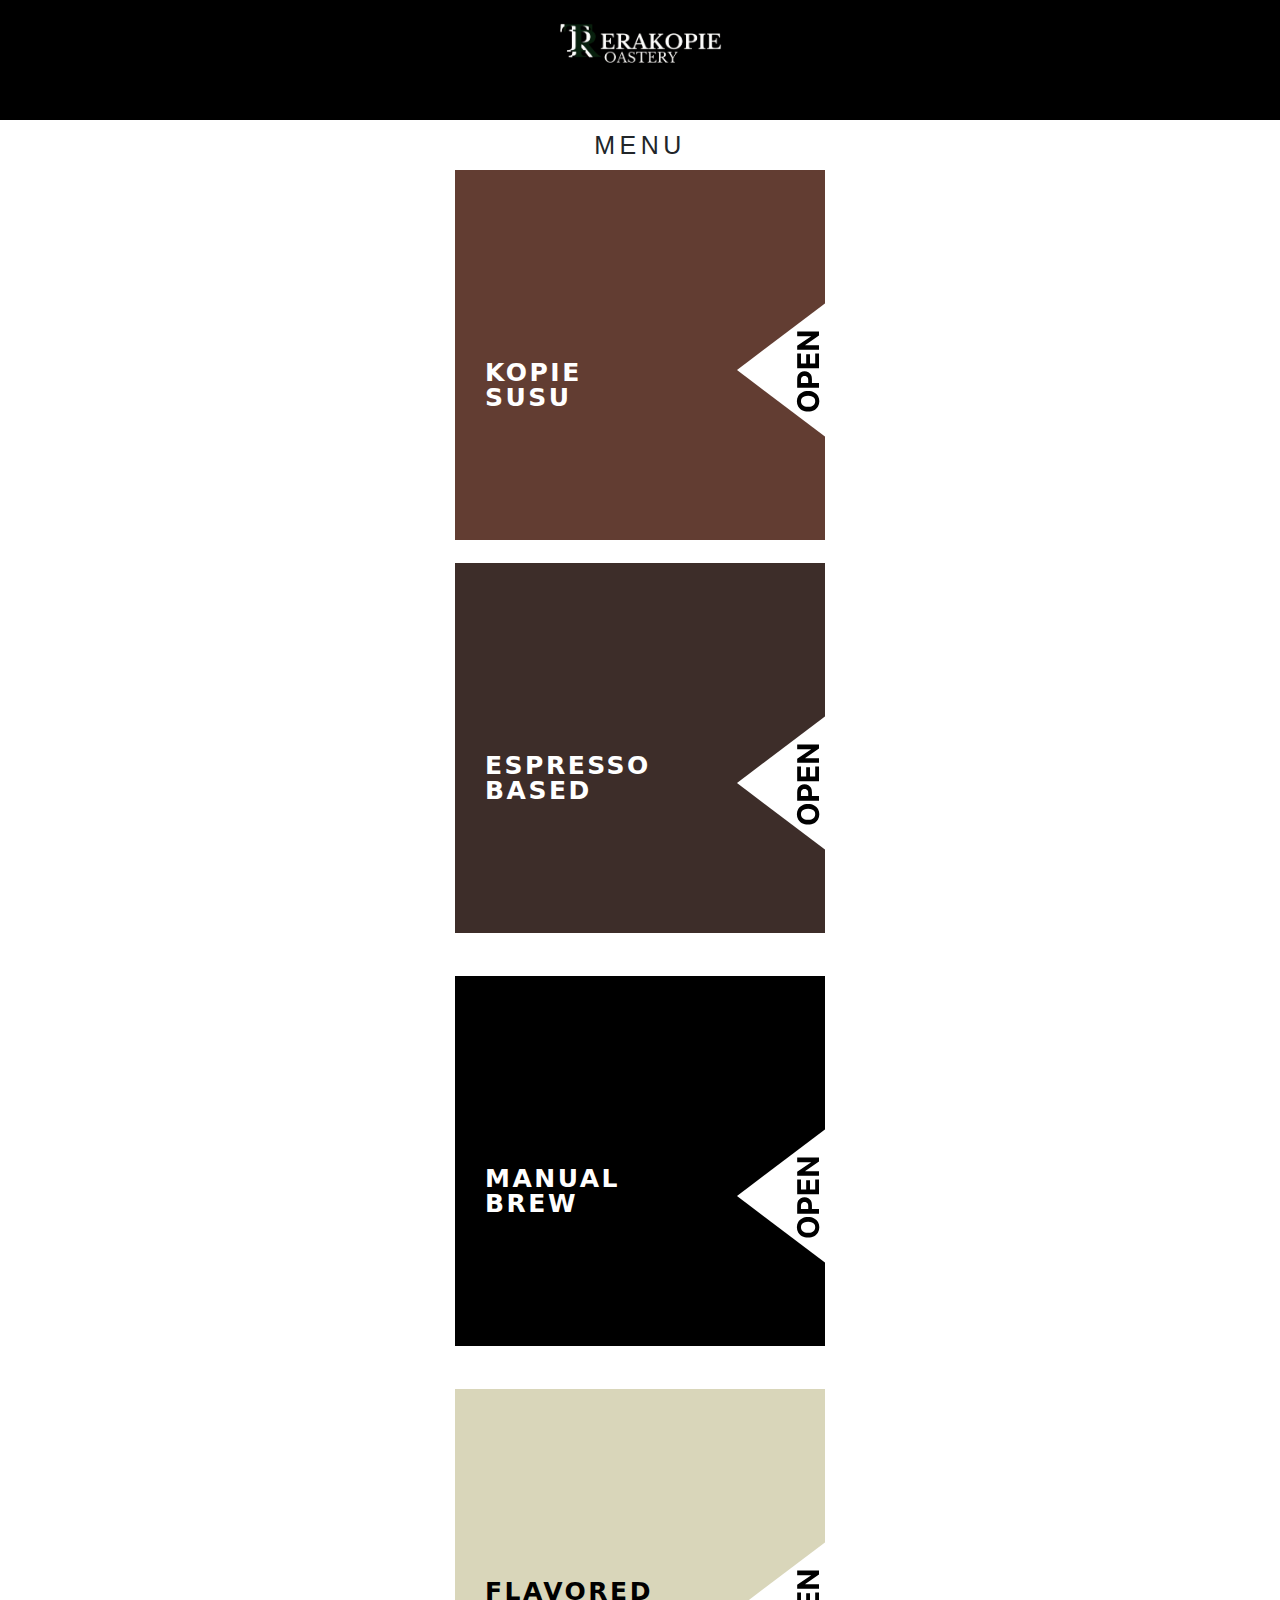
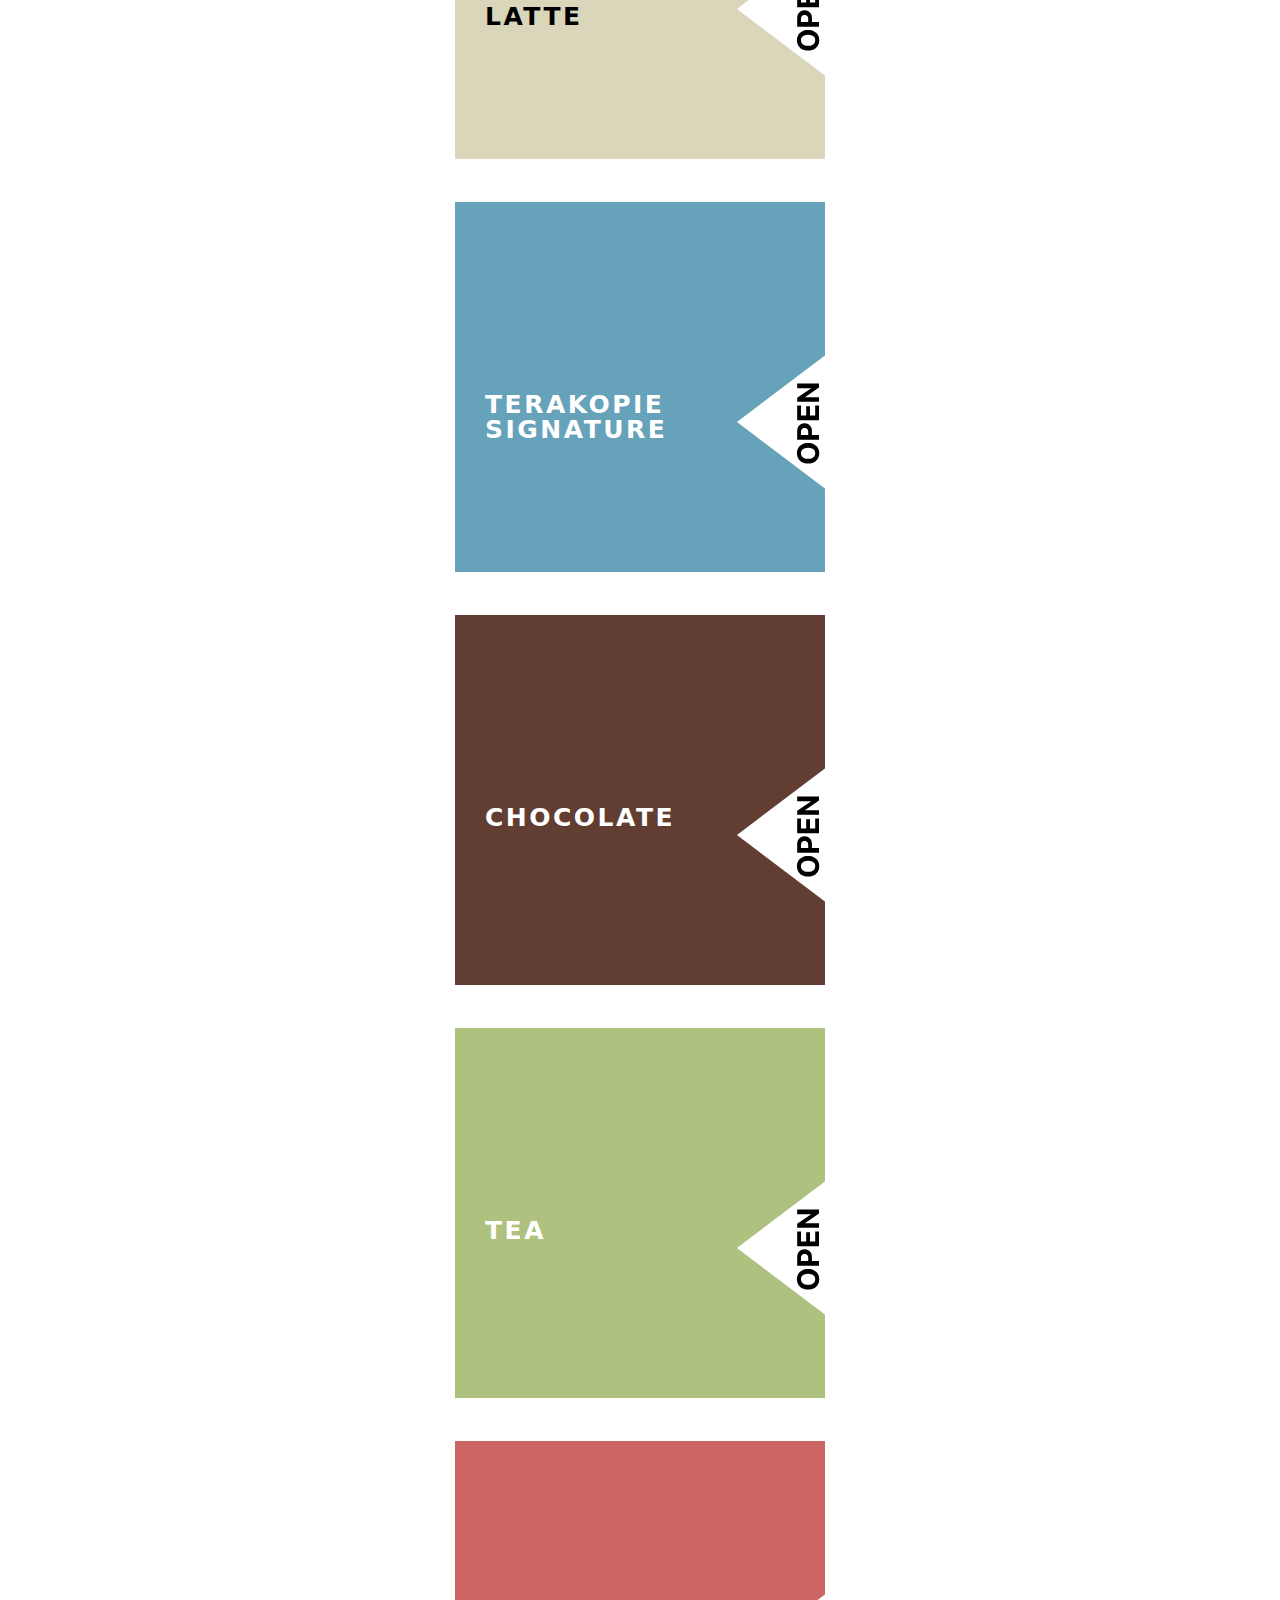
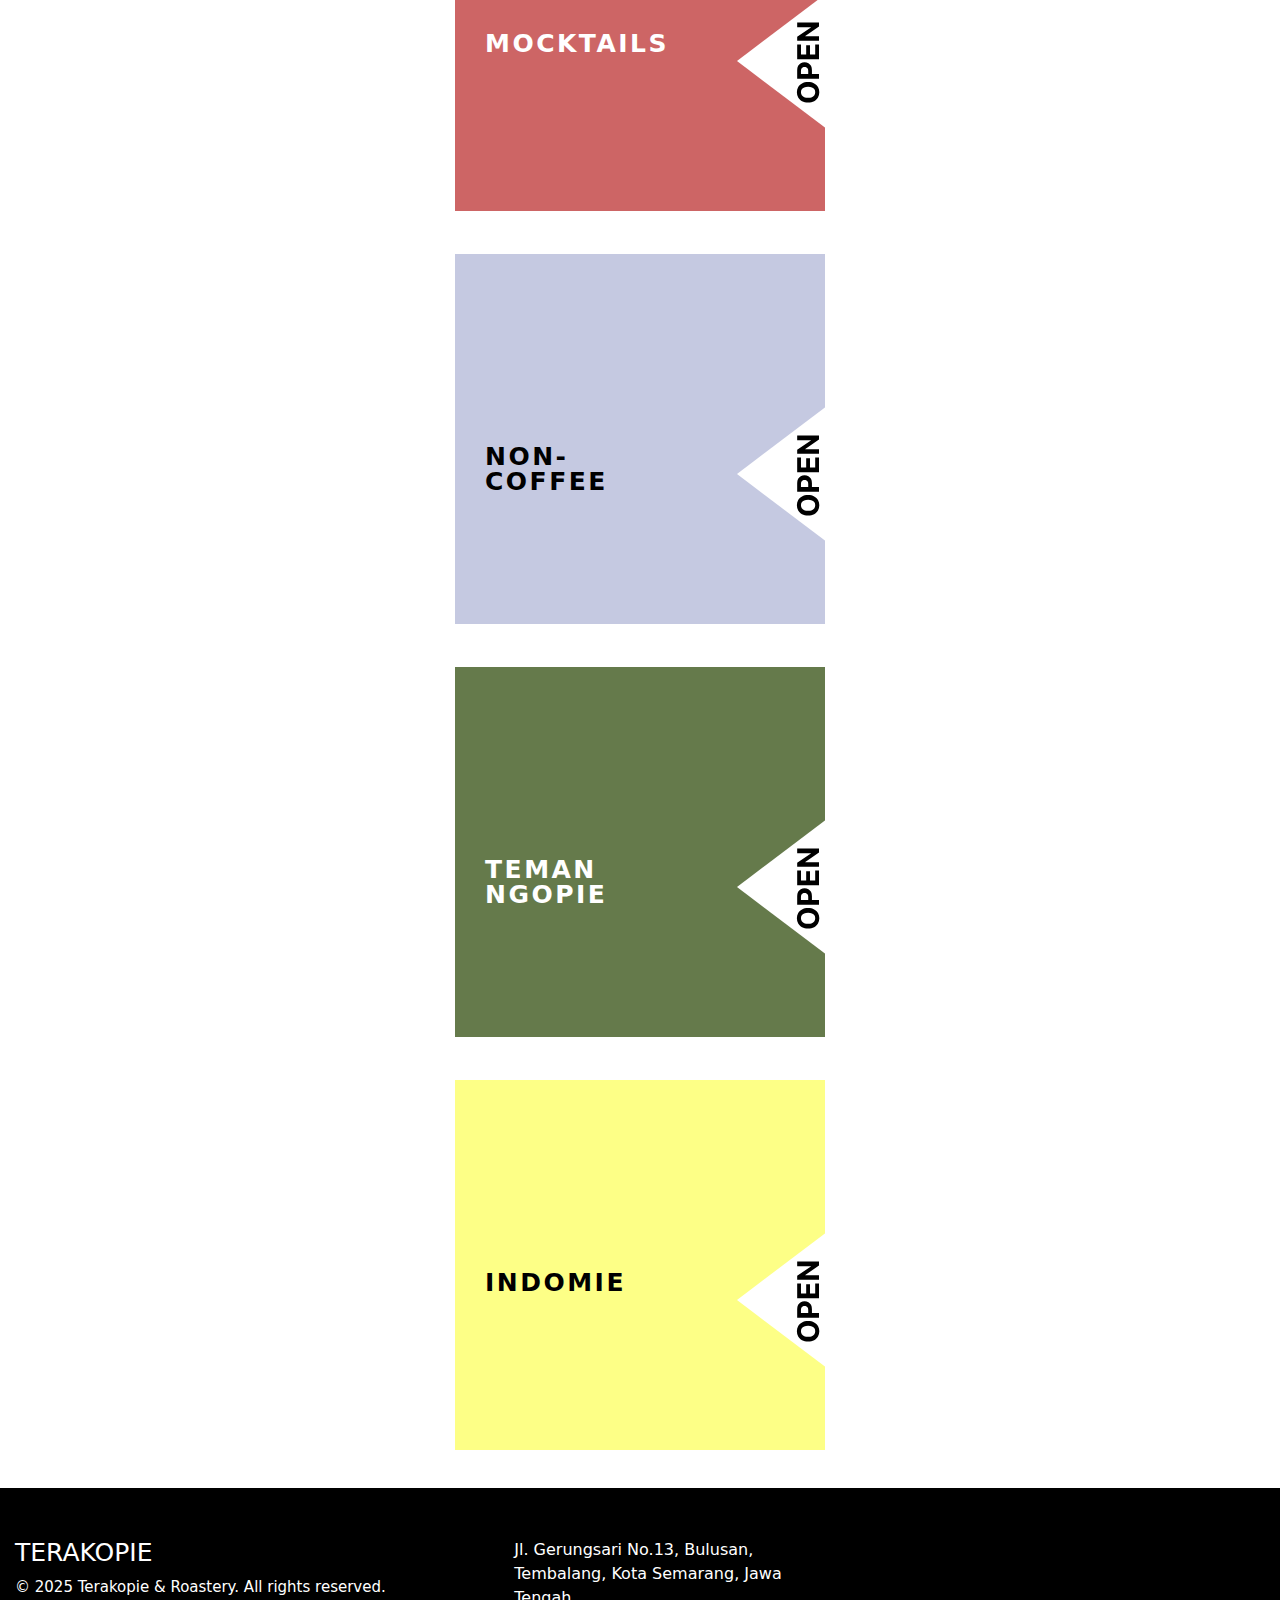
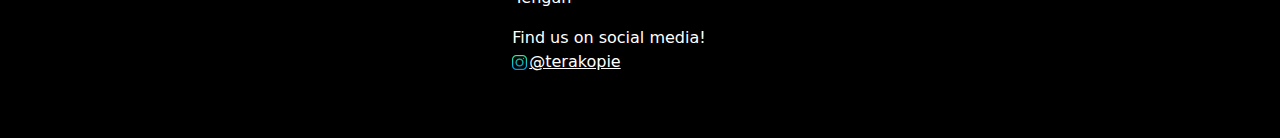
<file: index.html>
<!DOCTYPE html>
<html lang="en">

<head>
    <meta charset="UTF-8">
    <meta name="viewport" content="width=device-width, initial-scale=1.0">
    <title>TERAKOPIE | MENU</title>
    <link rel="stylesheet" href="./css/styles.css">
    <link href="https://cdn.jsdelivr.net/npm/bootstrap@5.3.3/dist/css/bootstrap.min.css" rel="stylesheet"
        integrity="sha384-QWTKZyjpPEjISv5WaRU9OFeRpok6YctnYmDr5pNlyT2bRjXh0JMhjY6hW+ALEwIH" crossorigin="anonymous">
    <link rel="stylesheet" href="https://cdnjs.cloudflare.com/ajax/libs/font-awesome/4.7.0/css/font-awesome.min.css">
</head>

<body>

    <header>
        <div class="gridline"></div>
        <div class="header">
            <div class="logo">
                <img src="./src/terakopie-logo.png" alt="">
            </div>
        </div>
    </header>

    <main class="container">

        <h1 class="menu">MENU</h1>

        <div class="content">

            <a href="./kopiesusu.html" class="card" style="width: fit-content; border: none; text-decoration: none;">
                <div class="card-title" style="background-color: rgba(98, 61, 50, 1); display: flex;">
                    <p style="color: white;">KOPIE <br> SUSU</p>
                    <div class="click">
                        <svg width="119" height="156" viewBox="0 0 119 156" fill="none"
                            xmlns="http://www.w3.org/2000/svg">
                            <path d="M0 78L89.25 145.55V10.45L0 78Z" fill="white" />
                            <path
                                d="M71.0909 99.054C73.4702 99.054 75.4943 99.505 77.1634 100.407C78.8324 101.302 80.1072 102.523 80.9879 104.072C81.8615 105.613 82.2983 107.346 82.2983 109.271C82.2983 111.21 81.858 112.95 80.9773 114.491C80.0966 116.032 78.8217 117.25 77.1527 118.145C75.4837 119.04 73.4631 119.487 71.0909 119.487C68.7116 119.487 66.6875 119.04 65.0185 118.145C63.3494 117.25 62.0781 116.032 61.2045 114.491C60.3239 112.95 59.8835 111.21 59.8835 109.271C59.8835 107.346 60.3239 105.613 61.2045 104.072C62.0781 102.523 63.3494 101.302 65.0185 100.407C66.6875 99.505 68.7116 99.054 71.0909 99.054ZM71.0909 103.731C69.5497 103.731 68.25 103.962 67.1918 104.423C66.1335 104.878 65.331 105.521 64.7841 106.352C64.2372 107.183 63.9638 108.156 63.9638 109.271C63.9638 110.386 64.2372 111.359 64.7841 112.19C65.331 113.021 66.1335 113.667 67.1918 114.129C68.25 114.583 69.5497 114.81 71.0909 114.81C72.6321 114.81 73.9318 114.583 74.9901 114.129C76.0483 113.667 76.8509 113.021 77.3977 112.19C77.9446 111.359 78.218 110.386 78.218 109.271C78.218 108.156 77.9446 107.183 77.3977 106.352C76.8509 105.521 76.0483 104.878 74.9901 104.423C73.9318 103.962 72.6321 103.731 71.0909 103.731ZM82 95.6369H60.1818V87.0289C60.1818 85.3741 60.4979 83.9643 61.13 82.7995C61.755 81.6348 62.625 80.747 63.7401 80.1362C64.848 79.5183 66.1264 79.2093 67.5753 79.2093C69.0241 79.2093 70.3026 79.5218 71.4105 80.1468C72.5185 80.7718 73.3814 81.6774 73.9993 82.8635C74.6172 84.0424 74.9261 85.47 74.9261 87.1461V92.6326H71.2294V87.8919C71.2294 87.0041 71.0767 86.2725 70.7713 85.6973C70.4588 85.1149 70.0291 84.6816 69.4822 84.3975C68.9283 84.1064 68.2926 83.9608 67.5753 83.9608C66.8509 83.9608 66.2187 84.1064 65.679 84.3975C65.1321 84.6816 64.7095 85.1149 64.4112 85.6973C64.1058 86.2797 63.9531 87.0183 63.9531 87.9132V91.024H82V95.6369ZM82 76.2131H60.1818V61.5114H63.9851V71.6001H69.1839V62.2678H72.9872V71.6001H78.1967V61.4688H82V76.2131ZM60.1818 39.5946H82V43.579L68.2678 53.0712V53.231H82V57.8439H60.1818V53.7956L73.9034 44.378V44.1863H60.1818V39.5946Z"
                                fill="black" />
                        </svg>
                    </div>
                </div>
            </a>

            <a href="./espresso.html" class="card" style="width: fit-content; border: none; text-decoration: none;">
                <div class="card-title" style="background-color: rgba(61, 45, 41, 1);">
                    <p style="color: white;">ESPRESSO <br> BASED</p>
                </div>
                <div class="click">
                    <svg width="119" height="156" viewBox="0 0 119 156" fill="none" xmlns="http://www.w3.org/2000/svg">
                        <path d="M0 78L89.25 145.55V10.45L0 78Z" fill="white" />
                        <path
                            d="M71.0909 99.054C73.4702 99.054 75.4943 99.505 77.1634 100.407C78.8324 101.302 80.1072 102.523 80.9879 104.072C81.8615 105.613 82.2983 107.346 82.2983 109.271C82.2983 111.21 81.858 112.95 80.9773 114.491C80.0966 116.032 78.8217 117.25 77.1527 118.145C75.4837 119.04 73.4631 119.487 71.0909 119.487C68.7116 119.487 66.6875 119.04 65.0185 118.145C63.3494 117.25 62.0781 116.032 61.2045 114.491C60.3239 112.95 59.8835 111.21 59.8835 109.271C59.8835 107.346 60.3239 105.613 61.2045 104.072C62.0781 102.523 63.3494 101.302 65.0185 100.407C66.6875 99.505 68.7116 99.054 71.0909 99.054ZM71.0909 103.731C69.5497 103.731 68.25 103.962 67.1918 104.423C66.1335 104.878 65.331 105.521 64.7841 106.352C64.2372 107.183 63.9638 108.156 63.9638 109.271C63.9638 110.386 64.2372 111.359 64.7841 112.19C65.331 113.021 66.1335 113.667 67.1918 114.129C68.25 114.583 69.5497 114.81 71.0909 114.81C72.6321 114.81 73.9318 114.583 74.9901 114.129C76.0483 113.667 76.8509 113.021 77.3977 112.19C77.9446 111.359 78.218 110.386 78.218 109.271C78.218 108.156 77.9446 107.183 77.3977 106.352C76.8509 105.521 76.0483 104.878 74.9901 104.423C73.9318 103.962 72.6321 103.731 71.0909 103.731ZM82 95.6369H60.1818V87.0289C60.1818 85.3741 60.4979 83.9643 61.13 82.7995C61.755 81.6348 62.625 80.747 63.7401 80.1362C64.848 79.5183 66.1264 79.2093 67.5753 79.2093C69.0241 79.2093 70.3026 79.5218 71.4105 80.1468C72.5185 80.7718 73.3814 81.6774 73.9993 82.8635C74.6172 84.0424 74.9261 85.47 74.9261 87.1461V92.6326H71.2294V87.8919C71.2294 87.0041 71.0767 86.2725 70.7713 85.6973C70.4588 85.1149 70.0291 84.6816 69.4822 84.3975C68.9283 84.1064 68.2926 83.9608 67.5753 83.9608C66.8509 83.9608 66.2187 84.1064 65.679 84.3975C65.1321 84.6816 64.7095 85.1149 64.4112 85.6973C64.1058 86.2797 63.9531 87.0183 63.9531 87.9132V91.024H82V95.6369ZM82 76.2131H60.1818V61.5114H63.9851V71.6001H69.1839V62.2678H72.9872V71.6001H78.1967V61.4688H82V76.2131ZM60.1818 39.5946H82V43.579L68.2678 53.0712V53.231H82V57.8439H60.1818V53.7956L73.9034 44.378V44.1863H60.1818V39.5946Z"
                            fill="black" />
                    </svg>
                </div>
            </a>

            <a href="./manual.html" class="card" style="width: fit-content; border: none; text-decoration: none;">
                <div style="background-color: black;" class="card-title">
                    <p style="color: white;">MANUAL <br> BREW</p>
                </div>
                <div class="click">
                    <svg width="119" height="156" viewBox="0 0 119 156" fill="none" xmlns="http://www.w3.org/2000/svg">
                        <path d="M0 78L89.25 145.55V10.45L0 78Z" fill="white" />
                        <path
                            d="M71.0909 99.054C73.4702 99.054 75.4943 99.505 77.1634 100.407C78.8324 101.302 80.1072 102.523 80.9879 104.072C81.8615 105.613 82.2983 107.346 82.2983 109.271C82.2983 111.21 81.858 112.95 80.9773 114.491C80.0966 116.032 78.8217 117.25 77.1527 118.145C75.4837 119.04 73.4631 119.487 71.0909 119.487C68.7116 119.487 66.6875 119.04 65.0185 118.145C63.3494 117.25 62.0781 116.032 61.2045 114.491C60.3239 112.95 59.8835 111.21 59.8835 109.271C59.8835 107.346 60.3239 105.613 61.2045 104.072C62.0781 102.523 63.3494 101.302 65.0185 100.407C66.6875 99.505 68.7116 99.054 71.0909 99.054ZM71.0909 103.731C69.5497 103.731 68.25 103.962 67.1918 104.423C66.1335 104.878 65.331 105.521 64.7841 106.352C64.2372 107.183 63.9638 108.156 63.9638 109.271C63.9638 110.386 64.2372 111.359 64.7841 112.19C65.331 113.021 66.1335 113.667 67.1918 114.129C68.25 114.583 69.5497 114.81 71.0909 114.81C72.6321 114.81 73.9318 114.583 74.9901 114.129C76.0483 113.667 76.8509 113.021 77.3977 112.19C77.9446 111.359 78.218 110.386 78.218 109.271C78.218 108.156 77.9446 107.183 77.3977 106.352C76.8509 105.521 76.0483 104.878 74.9901 104.423C73.9318 103.962 72.6321 103.731 71.0909 103.731ZM82 95.6369H60.1818V87.0289C60.1818 85.3741 60.4979 83.9643 61.13 82.7995C61.755 81.6348 62.625 80.747 63.7401 80.1362C64.848 79.5183 66.1264 79.2093 67.5753 79.2093C69.0241 79.2093 70.3026 79.5218 71.4105 80.1468C72.5185 80.7718 73.3814 81.6774 73.9993 82.8635C74.6172 84.0424 74.9261 85.47 74.9261 87.1461V92.6326H71.2294V87.8919C71.2294 87.0041 71.0767 86.2725 70.7713 85.6973C70.4588 85.1149 70.0291 84.6816 69.4822 84.3975C68.9283 84.1064 68.2926 83.9608 67.5753 83.9608C66.8509 83.9608 66.2187 84.1064 65.679 84.3975C65.1321 84.6816 64.7095 85.1149 64.4112 85.6973C64.1058 86.2797 63.9531 87.0183 63.9531 87.9132V91.024H82V95.6369ZM82 76.2131H60.1818V61.5114H63.9851V71.6001H69.1839V62.2678H72.9872V71.6001H78.1967V61.4688H82V76.2131ZM60.1818 39.5946H82V43.579L68.2678 53.0712V53.231H82V57.8439H60.1818V53.7956L73.9034 44.378V44.1863H60.1818V39.5946Z"
                            fill="black" />
                    </svg>
                </div>
            </a>

            <a href="./latte.html" class="card" style="width: fit-content; border: none; text-decoration: none;">
                <div style="background-color: rgba(217, 214, 186, 1);" class="card-title">
                    <p>FLAVORED <br> LATTE</p>
                </div>
                <div class="click">
                    <svg width="119" height="156" viewBox="0 0 119 156" fill="none" xmlns="http://www.w3.org/2000/svg">
                        <path d="M0 78L89.25 145.55V10.45L0 78Z" fill="white" />
                        <path
                            d="M71.0909 99.054C73.4702 99.054 75.4943 99.505 77.1634 100.407C78.8324 101.302 80.1072 102.523 80.9879 104.072C81.8615 105.613 82.2983 107.346 82.2983 109.271C82.2983 111.21 81.858 112.95 80.9773 114.491C80.0966 116.032 78.8217 117.25 77.1527 118.145C75.4837 119.04 73.4631 119.487 71.0909 119.487C68.7116 119.487 66.6875 119.04 65.0185 118.145C63.3494 117.25 62.0781 116.032 61.2045 114.491C60.3239 112.95 59.8835 111.21 59.8835 109.271C59.8835 107.346 60.3239 105.613 61.2045 104.072C62.0781 102.523 63.3494 101.302 65.0185 100.407C66.6875 99.505 68.7116 99.054 71.0909 99.054ZM71.0909 103.731C69.5497 103.731 68.25 103.962 67.1918 104.423C66.1335 104.878 65.331 105.521 64.7841 106.352C64.2372 107.183 63.9638 108.156 63.9638 109.271C63.9638 110.386 64.2372 111.359 64.7841 112.19C65.331 113.021 66.1335 113.667 67.1918 114.129C68.25 114.583 69.5497 114.81 71.0909 114.81C72.6321 114.81 73.9318 114.583 74.9901 114.129C76.0483 113.667 76.8509 113.021 77.3977 112.19C77.9446 111.359 78.218 110.386 78.218 109.271C78.218 108.156 77.9446 107.183 77.3977 106.352C76.8509 105.521 76.0483 104.878 74.9901 104.423C73.9318 103.962 72.6321 103.731 71.0909 103.731ZM82 95.6369H60.1818V87.0289C60.1818 85.3741 60.4979 83.9643 61.13 82.7995C61.755 81.6348 62.625 80.747 63.7401 80.1362C64.848 79.5183 66.1264 79.2093 67.5753 79.2093C69.0241 79.2093 70.3026 79.5218 71.4105 80.1468C72.5185 80.7718 73.3814 81.6774 73.9993 82.8635C74.6172 84.0424 74.9261 85.47 74.9261 87.1461V92.6326H71.2294V87.8919C71.2294 87.0041 71.0767 86.2725 70.7713 85.6973C70.4588 85.1149 70.0291 84.6816 69.4822 84.3975C68.9283 84.1064 68.2926 83.9608 67.5753 83.9608C66.8509 83.9608 66.2187 84.1064 65.679 84.3975C65.1321 84.6816 64.7095 85.1149 64.4112 85.6973C64.1058 86.2797 63.9531 87.0183 63.9531 87.9132V91.024H82V95.6369ZM82 76.2131H60.1818V61.5114H63.9851V71.6001H69.1839V62.2678H72.9872V71.6001H78.1967V61.4688H82V76.2131ZM60.1818 39.5946H82V43.579L68.2678 53.0712V53.231H82V57.8439H60.1818V53.7956L73.9034 44.378V44.1863H60.1818V39.5946Z"
                            fill="black" />
                    </svg>
                </div>
            </a>

            <a href="./signature.html" class="card" style="width: fit-content; border: none; text-decoration: none;">
                <div style="background-color: rgba(102, 162, 186, 1);" class="card-title">
                    <p style="color: white;">TERAKOPIE <br> SIGNATURE</p>
                </div>
                <div class="click">
                    <svg width="119" height="156" viewBox="0 0 119 156" fill="none" xmlns="http://www.w3.org/2000/svg">
                        <path d="M0 78L89.25 145.55V10.45L0 78Z" fill="white" />
                        <path
                            d="M71.0909 99.054C73.4702 99.054 75.4943 99.505 77.1634 100.407C78.8324 101.302 80.1072 102.523 80.9879 104.072C81.8615 105.613 82.2983 107.346 82.2983 109.271C82.2983 111.21 81.858 112.95 80.9773 114.491C80.0966 116.032 78.8217 117.25 77.1527 118.145C75.4837 119.04 73.4631 119.487 71.0909 119.487C68.7116 119.487 66.6875 119.04 65.0185 118.145C63.3494 117.25 62.0781 116.032 61.2045 114.491C60.3239 112.95 59.8835 111.21 59.8835 109.271C59.8835 107.346 60.3239 105.613 61.2045 104.072C62.0781 102.523 63.3494 101.302 65.0185 100.407C66.6875 99.505 68.7116 99.054 71.0909 99.054ZM71.0909 103.731C69.5497 103.731 68.25 103.962 67.1918 104.423C66.1335 104.878 65.331 105.521 64.7841 106.352C64.2372 107.183 63.9638 108.156 63.9638 109.271C63.9638 110.386 64.2372 111.359 64.7841 112.19C65.331 113.021 66.1335 113.667 67.1918 114.129C68.25 114.583 69.5497 114.81 71.0909 114.81C72.6321 114.81 73.9318 114.583 74.9901 114.129C76.0483 113.667 76.8509 113.021 77.3977 112.19C77.9446 111.359 78.218 110.386 78.218 109.271C78.218 108.156 77.9446 107.183 77.3977 106.352C76.8509 105.521 76.0483 104.878 74.9901 104.423C73.9318 103.962 72.6321 103.731 71.0909 103.731ZM82 95.6369H60.1818V87.0289C60.1818 85.3741 60.4979 83.9643 61.13 82.7995C61.755 81.6348 62.625 80.747 63.7401 80.1362C64.848 79.5183 66.1264 79.2093 67.5753 79.2093C69.0241 79.2093 70.3026 79.5218 71.4105 80.1468C72.5185 80.7718 73.3814 81.6774 73.9993 82.8635C74.6172 84.0424 74.9261 85.47 74.9261 87.1461V92.6326H71.2294V87.8919C71.2294 87.0041 71.0767 86.2725 70.7713 85.6973C70.4588 85.1149 70.0291 84.6816 69.4822 84.3975C68.9283 84.1064 68.2926 83.9608 67.5753 83.9608C66.8509 83.9608 66.2187 84.1064 65.679 84.3975C65.1321 84.6816 64.7095 85.1149 64.4112 85.6973C64.1058 86.2797 63.9531 87.0183 63.9531 87.9132V91.024H82V95.6369ZM82 76.2131H60.1818V61.5114H63.9851V71.6001H69.1839V62.2678H72.9872V71.6001H78.1967V61.4688H82V76.2131ZM60.1818 39.5946H82V43.579L68.2678 53.0712V53.231H82V57.8439H60.1818V53.7956L73.9034 44.378V44.1863H60.1818V39.5946Z"
                            fill="black" />
                    </svg>
                </div>
            </a>

            <a href="./chocolate.html" class="card" style="width: fit-content; border: none; text-decoration: none;">
                <div style="background-color: rgba(98, 61, 50, 1);" class="card-title">
                    <p style="color: white;">CHOCOLATE</p>
                </div>
                <div class="click">
                    <svg width="119" height="156" viewBox="0 0 119 156" fill="none" xmlns="http://www.w3.org/2000/svg">
                        <path d="M0 78L89.25 145.55V10.45L0 78Z" fill="white" />
                        <path
                            d="M71.0909 99.054C73.4702 99.054 75.4943 99.505 77.1634 100.407C78.8324 101.302 80.1072 102.523 80.9879 104.072C81.8615 105.613 82.2983 107.346 82.2983 109.271C82.2983 111.21 81.858 112.95 80.9773 114.491C80.0966 116.032 78.8217 117.25 77.1527 118.145C75.4837 119.04 73.4631 119.487 71.0909 119.487C68.7116 119.487 66.6875 119.04 65.0185 118.145C63.3494 117.25 62.0781 116.032 61.2045 114.491C60.3239 112.95 59.8835 111.21 59.8835 109.271C59.8835 107.346 60.3239 105.613 61.2045 104.072C62.0781 102.523 63.3494 101.302 65.0185 100.407C66.6875 99.505 68.7116 99.054 71.0909 99.054ZM71.0909 103.731C69.5497 103.731 68.25 103.962 67.1918 104.423C66.1335 104.878 65.331 105.521 64.7841 106.352C64.2372 107.183 63.9638 108.156 63.9638 109.271C63.9638 110.386 64.2372 111.359 64.7841 112.19C65.331 113.021 66.1335 113.667 67.1918 114.129C68.25 114.583 69.5497 114.81 71.0909 114.81C72.6321 114.81 73.9318 114.583 74.9901 114.129C76.0483 113.667 76.8509 113.021 77.3977 112.19C77.9446 111.359 78.218 110.386 78.218 109.271C78.218 108.156 77.9446 107.183 77.3977 106.352C76.8509 105.521 76.0483 104.878 74.9901 104.423C73.9318 103.962 72.6321 103.731 71.0909 103.731ZM82 95.6369H60.1818V87.0289C60.1818 85.3741 60.4979 83.9643 61.13 82.7995C61.755 81.6348 62.625 80.747 63.7401 80.1362C64.848 79.5183 66.1264 79.2093 67.5753 79.2093C69.0241 79.2093 70.3026 79.5218 71.4105 80.1468C72.5185 80.7718 73.3814 81.6774 73.9993 82.8635C74.6172 84.0424 74.9261 85.47 74.9261 87.1461V92.6326H71.2294V87.8919C71.2294 87.0041 71.0767 86.2725 70.7713 85.6973C70.4588 85.1149 70.0291 84.6816 69.4822 84.3975C68.9283 84.1064 68.2926 83.9608 67.5753 83.9608C66.8509 83.9608 66.2187 84.1064 65.679 84.3975C65.1321 84.6816 64.7095 85.1149 64.4112 85.6973C64.1058 86.2797 63.9531 87.0183 63.9531 87.9132V91.024H82V95.6369ZM82 76.2131H60.1818V61.5114H63.9851V71.6001H69.1839V62.2678H72.9872V71.6001H78.1967V61.4688H82V76.2131ZM60.1818 39.5946H82V43.579L68.2678 53.0712V53.231H82V57.8439H60.1818V53.7956L73.9034 44.378V44.1863H60.1818V39.5946Z"
                            fill="black" />
                    </svg>
                </div>
            </a>

            <a href="./tea.html" class="card" style="width: fit-content; border: none; text-decoration: none;">
                <div style="background-color: rgba(175, 193, 126, 1);" class="card-title">
                    <p style="color: white;">TEA</p>
                </div>
                <div class="click">
                    <svg width="119" height="156" viewBox="0 0 119 156" fill="none" xmlns="http://www.w3.org/2000/svg">
                        <path d="M0 78L89.25 145.55V10.45L0 78Z" fill="white" />
                        <path
                            d="M71.0909 99.054C73.4702 99.054 75.4943 99.505 77.1634 100.407C78.8324 101.302 80.1072 102.523 80.9879 104.072C81.8615 105.613 82.2983 107.346 82.2983 109.271C82.2983 111.21 81.858 112.95 80.9773 114.491C80.0966 116.032 78.8217 117.25 77.1527 118.145C75.4837 119.04 73.4631 119.487 71.0909 119.487C68.7116 119.487 66.6875 119.04 65.0185 118.145C63.3494 117.25 62.0781 116.032 61.2045 114.491C60.3239 112.95 59.8835 111.21 59.8835 109.271C59.8835 107.346 60.3239 105.613 61.2045 104.072C62.0781 102.523 63.3494 101.302 65.0185 100.407C66.6875 99.505 68.7116 99.054 71.0909 99.054ZM71.0909 103.731C69.5497 103.731 68.25 103.962 67.1918 104.423C66.1335 104.878 65.331 105.521 64.7841 106.352C64.2372 107.183 63.9638 108.156 63.9638 109.271C63.9638 110.386 64.2372 111.359 64.7841 112.19C65.331 113.021 66.1335 113.667 67.1918 114.129C68.25 114.583 69.5497 114.81 71.0909 114.81C72.6321 114.81 73.9318 114.583 74.9901 114.129C76.0483 113.667 76.8509 113.021 77.3977 112.19C77.9446 111.359 78.218 110.386 78.218 109.271C78.218 108.156 77.9446 107.183 77.3977 106.352C76.8509 105.521 76.0483 104.878 74.9901 104.423C73.9318 103.962 72.6321 103.731 71.0909 103.731ZM82 95.6369H60.1818V87.0289C60.1818 85.3741 60.4979 83.9643 61.13 82.7995C61.755 81.6348 62.625 80.747 63.7401 80.1362C64.848 79.5183 66.1264 79.2093 67.5753 79.2093C69.0241 79.2093 70.3026 79.5218 71.4105 80.1468C72.5185 80.7718 73.3814 81.6774 73.9993 82.8635C74.6172 84.0424 74.9261 85.47 74.9261 87.1461V92.6326H71.2294V87.8919C71.2294 87.0041 71.0767 86.2725 70.7713 85.6973C70.4588 85.1149 70.0291 84.6816 69.4822 84.3975C68.9283 84.1064 68.2926 83.9608 67.5753 83.9608C66.8509 83.9608 66.2187 84.1064 65.679 84.3975C65.1321 84.6816 64.7095 85.1149 64.4112 85.6973C64.1058 86.2797 63.9531 87.0183 63.9531 87.9132V91.024H82V95.6369ZM82 76.2131H60.1818V61.5114H63.9851V71.6001H69.1839V62.2678H72.9872V71.6001H78.1967V61.4688H82V76.2131ZM60.1818 39.5946H82V43.579L68.2678 53.0712V53.231H82V57.8439H60.1818V53.7956L73.9034 44.378V44.1863H60.1818V39.5946Z"
                            fill="black" />
                    </svg>
                </div>
            </a>

            <a href="./mocktails.html" class="card" style="width: fit-content; border: none; text-decoration: none;">
                <div style="background-color: rgba(205, 101, 101, 1);" class="card-title">
                    <p style="color: white;">MOCKTAILS</p>
                </div>
                <div class="click">
                    <svg width="119" height="156" viewBox="0 0 119 156" fill="none" xmlns="http://www.w3.org/2000/svg">
                        <path d="M0 78L89.25 145.55V10.45L0 78Z" fill="white" />
                        <path
                            d="M71.0909 99.054C73.4702 99.054 75.4943 99.505 77.1634 100.407C78.8324 101.302 80.1072 102.523 80.9879 104.072C81.8615 105.613 82.2983 107.346 82.2983 109.271C82.2983 111.21 81.858 112.95 80.9773 114.491C80.0966 116.032 78.8217 117.25 77.1527 118.145C75.4837 119.04 73.4631 119.487 71.0909 119.487C68.7116 119.487 66.6875 119.04 65.0185 118.145C63.3494 117.25 62.0781 116.032 61.2045 114.491C60.3239 112.95 59.8835 111.21 59.8835 109.271C59.8835 107.346 60.3239 105.613 61.2045 104.072C62.0781 102.523 63.3494 101.302 65.0185 100.407C66.6875 99.505 68.7116 99.054 71.0909 99.054ZM71.0909 103.731C69.5497 103.731 68.25 103.962 67.1918 104.423C66.1335 104.878 65.331 105.521 64.7841 106.352C64.2372 107.183 63.9638 108.156 63.9638 109.271C63.9638 110.386 64.2372 111.359 64.7841 112.19C65.331 113.021 66.1335 113.667 67.1918 114.129C68.25 114.583 69.5497 114.81 71.0909 114.81C72.6321 114.81 73.9318 114.583 74.9901 114.129C76.0483 113.667 76.8509 113.021 77.3977 112.19C77.9446 111.359 78.218 110.386 78.218 109.271C78.218 108.156 77.9446 107.183 77.3977 106.352C76.8509 105.521 76.0483 104.878 74.9901 104.423C73.9318 103.962 72.6321 103.731 71.0909 103.731ZM82 95.6369H60.1818V87.0289C60.1818 85.3741 60.4979 83.9643 61.13 82.7995C61.755 81.6348 62.625 80.747 63.7401 80.1362C64.848 79.5183 66.1264 79.2093 67.5753 79.2093C69.0241 79.2093 70.3026 79.5218 71.4105 80.1468C72.5185 80.7718 73.3814 81.6774 73.9993 82.8635C74.6172 84.0424 74.9261 85.47 74.9261 87.1461V92.6326H71.2294V87.8919C71.2294 87.0041 71.0767 86.2725 70.7713 85.6973C70.4588 85.1149 70.0291 84.6816 69.4822 84.3975C68.9283 84.1064 68.2926 83.9608 67.5753 83.9608C66.8509 83.9608 66.2187 84.1064 65.679 84.3975C65.1321 84.6816 64.7095 85.1149 64.4112 85.6973C64.1058 86.2797 63.9531 87.0183 63.9531 87.9132V91.024H82V95.6369ZM82 76.2131H60.1818V61.5114H63.9851V71.6001H69.1839V62.2678H72.9872V71.6001H78.1967V61.4688H82V76.2131ZM60.1818 39.5946H82V43.579L68.2678 53.0712V53.231H82V57.8439H60.1818V53.7956L73.9034 44.378V44.1863H60.1818V39.5946Z"
                            fill="black" />
                    </svg>
                </div>
            </a>

            <a href="./non-coffee.html" class="card" style="width: fit-content; border: none; text-decoration: none;">
                <div style="background-color: rgba(197, 201, 225, 1);" class="card-title">
                    <p>NON- <br> COFFEE</p>
                </div>
                <div class="click">
                    <svg width="119" height="156" viewBox="0 0 119 156" fill="none" xmlns="http://www.w3.org/2000/svg">
                        <path d="M0 78L89.25 145.55V10.45L0 78Z" fill="white" />
                        <path
                            d="M71.0909 99.054C73.4702 99.054 75.4943 99.505 77.1634 100.407C78.8324 101.302 80.1072 102.523 80.9879 104.072C81.8615 105.613 82.2983 107.346 82.2983 109.271C82.2983 111.21 81.858 112.95 80.9773 114.491C80.0966 116.032 78.8217 117.25 77.1527 118.145C75.4837 119.04 73.4631 119.487 71.0909 119.487C68.7116 119.487 66.6875 119.04 65.0185 118.145C63.3494 117.25 62.0781 116.032 61.2045 114.491C60.3239 112.95 59.8835 111.21 59.8835 109.271C59.8835 107.346 60.3239 105.613 61.2045 104.072C62.0781 102.523 63.3494 101.302 65.0185 100.407C66.6875 99.505 68.7116 99.054 71.0909 99.054ZM71.0909 103.731C69.5497 103.731 68.25 103.962 67.1918 104.423C66.1335 104.878 65.331 105.521 64.7841 106.352C64.2372 107.183 63.9638 108.156 63.9638 109.271C63.9638 110.386 64.2372 111.359 64.7841 112.19C65.331 113.021 66.1335 113.667 67.1918 114.129C68.25 114.583 69.5497 114.81 71.0909 114.81C72.6321 114.81 73.9318 114.583 74.9901 114.129C76.0483 113.667 76.8509 113.021 77.3977 112.19C77.9446 111.359 78.218 110.386 78.218 109.271C78.218 108.156 77.9446 107.183 77.3977 106.352C76.8509 105.521 76.0483 104.878 74.9901 104.423C73.9318 103.962 72.6321 103.731 71.0909 103.731ZM82 95.6369H60.1818V87.0289C60.1818 85.3741 60.4979 83.9643 61.13 82.7995C61.755 81.6348 62.625 80.747 63.7401 80.1362C64.848 79.5183 66.1264 79.2093 67.5753 79.2093C69.0241 79.2093 70.3026 79.5218 71.4105 80.1468C72.5185 80.7718 73.3814 81.6774 73.9993 82.8635C74.6172 84.0424 74.9261 85.47 74.9261 87.1461V92.6326H71.2294V87.8919C71.2294 87.0041 71.0767 86.2725 70.7713 85.6973C70.4588 85.1149 70.0291 84.6816 69.4822 84.3975C68.9283 84.1064 68.2926 83.9608 67.5753 83.9608C66.8509 83.9608 66.2187 84.1064 65.679 84.3975C65.1321 84.6816 64.7095 85.1149 64.4112 85.6973C64.1058 86.2797 63.9531 87.0183 63.9531 87.9132V91.024H82V95.6369ZM82 76.2131H60.1818V61.5114H63.9851V71.6001H69.1839V62.2678H72.9872V71.6001H78.1967V61.4688H82V76.2131ZM60.1818 39.5946H82V43.579L68.2678 53.0712V53.231H82V57.8439H60.1818V53.7956L73.9034 44.378V44.1863H60.1818V39.5946Z"
                            fill="black" />
                    </svg>
                </div>
            </a>

            <a href="./temanngopie.html" class="card" style="width: fit-content; border: none; text-decoration: none;">
                <div style="background-color: rgb(101, 122, 75);" class="card-title">
                    <p style="color: white;">TEMAN <br> NGOPIE</p>
                </div>
                <div class="click">
                    <svg width="119" height="156" viewBox="0 0 119 156" fill="none" xmlns="http://www.w3.org/2000/svg">
                        <path d="M0 78L89.25 145.55V10.45L0 78Z" fill="white" />
                        <path
                            d="M71.0909 99.054C73.4702 99.054 75.4943 99.505 77.1634 100.407C78.8324 101.302 80.1072 102.523 80.9879 104.072C81.8615 105.613 82.2983 107.346 82.2983 109.271C82.2983 111.21 81.858 112.95 80.9773 114.491C80.0966 116.032 78.8217 117.25 77.1527 118.145C75.4837 119.04 73.4631 119.487 71.0909 119.487C68.7116 119.487 66.6875 119.04 65.0185 118.145C63.3494 117.25 62.0781 116.032 61.2045 114.491C60.3239 112.95 59.8835 111.21 59.8835 109.271C59.8835 107.346 60.3239 105.613 61.2045 104.072C62.0781 102.523 63.3494 101.302 65.0185 100.407C66.6875 99.505 68.7116 99.054 71.0909 99.054ZM71.0909 103.731C69.5497 103.731 68.25 103.962 67.1918 104.423C66.1335 104.878 65.331 105.521 64.7841 106.352C64.2372 107.183 63.9638 108.156 63.9638 109.271C63.9638 110.386 64.2372 111.359 64.7841 112.19C65.331 113.021 66.1335 113.667 67.1918 114.129C68.25 114.583 69.5497 114.81 71.0909 114.81C72.6321 114.81 73.9318 114.583 74.9901 114.129C76.0483 113.667 76.8509 113.021 77.3977 112.19C77.9446 111.359 78.218 110.386 78.218 109.271C78.218 108.156 77.9446 107.183 77.3977 106.352C76.8509 105.521 76.0483 104.878 74.9901 104.423C73.9318 103.962 72.6321 103.731 71.0909 103.731ZM82 95.6369H60.1818V87.0289C60.1818 85.3741 60.4979 83.9643 61.13 82.7995C61.755 81.6348 62.625 80.747 63.7401 80.1362C64.848 79.5183 66.1264 79.2093 67.5753 79.2093C69.0241 79.2093 70.3026 79.5218 71.4105 80.1468C72.5185 80.7718 73.3814 81.6774 73.9993 82.8635C74.6172 84.0424 74.9261 85.47 74.9261 87.1461V92.6326H71.2294V87.8919C71.2294 87.0041 71.0767 86.2725 70.7713 85.6973C70.4588 85.1149 70.0291 84.6816 69.4822 84.3975C68.9283 84.1064 68.2926 83.9608 67.5753 83.9608C66.8509 83.9608 66.2187 84.1064 65.679 84.3975C65.1321 84.6816 64.7095 85.1149 64.4112 85.6973C64.1058 86.2797 63.9531 87.0183 63.9531 87.9132V91.024H82V95.6369ZM82 76.2131H60.1818V61.5114H63.9851V71.6001H69.1839V62.2678H72.9872V71.6001H78.1967V61.4688H82V76.2131ZM60.1818 39.5946H82V43.579L68.2678 53.0712V53.231H82V57.8439H60.1818V53.7956L73.9034 44.378V44.1863H60.1818V39.5946Z"
                            fill="black" />
                    </svg>
                </div>
            </a>

            <a href="./indomie.html" class="card" style="width: fit-content; border: none; text-decoration: none;">
                <div style="background-color: rgba(253, 255, 134, 1);" class="card-title">
                    <p>INDOMIE</p>
                </div>
                <div class="click">
                    <svg width="119" height="156" viewBox="0 0 119 156" fill="none" xmlns="http://www.w3.org/2000/svg">
                        <path d="M0 78L89.25 145.55V10.45L0 78Z" fill="white" />
                        <path
                            d="M71.0909 99.054C73.4702 99.054 75.4943 99.505 77.1634 100.407C78.8324 101.302 80.1072 102.523 80.9879 104.072C81.8615 105.613 82.2983 107.346 82.2983 109.271C82.2983 111.21 81.858 112.95 80.9773 114.491C80.0966 116.032 78.8217 117.25 77.1527 118.145C75.4837 119.04 73.4631 119.487 71.0909 119.487C68.7116 119.487 66.6875 119.04 65.0185 118.145C63.3494 117.25 62.0781 116.032 61.2045 114.491C60.3239 112.95 59.8835 111.21 59.8835 109.271C59.8835 107.346 60.3239 105.613 61.2045 104.072C62.0781 102.523 63.3494 101.302 65.0185 100.407C66.6875 99.505 68.7116 99.054 71.0909 99.054ZM71.0909 103.731C69.5497 103.731 68.25 103.962 67.1918 104.423C66.1335 104.878 65.331 105.521 64.7841 106.352C64.2372 107.183 63.9638 108.156 63.9638 109.271C63.9638 110.386 64.2372 111.359 64.7841 112.19C65.331 113.021 66.1335 113.667 67.1918 114.129C68.25 114.583 69.5497 114.81 71.0909 114.81C72.6321 114.81 73.9318 114.583 74.9901 114.129C76.0483 113.667 76.8509 113.021 77.3977 112.19C77.9446 111.359 78.218 110.386 78.218 109.271C78.218 108.156 77.9446 107.183 77.3977 106.352C76.8509 105.521 76.0483 104.878 74.9901 104.423C73.9318 103.962 72.6321 103.731 71.0909 103.731ZM82 95.6369H60.1818V87.0289C60.1818 85.3741 60.4979 83.9643 61.13 82.7995C61.755 81.6348 62.625 80.747 63.7401 80.1362C64.848 79.5183 66.1264 79.2093 67.5753 79.2093C69.0241 79.2093 70.3026 79.5218 71.4105 80.1468C72.5185 80.7718 73.3814 81.6774 73.9993 82.8635C74.6172 84.0424 74.9261 85.47 74.9261 87.1461V92.6326H71.2294V87.8919C71.2294 87.0041 71.0767 86.2725 70.7713 85.6973C70.4588 85.1149 70.0291 84.6816 69.4822 84.3975C68.9283 84.1064 68.2926 83.9608 67.5753 83.9608C66.8509 83.9608 66.2187 84.1064 65.679 84.3975C65.1321 84.6816 64.7095 85.1149 64.4112 85.6973C64.1058 86.2797 63.9531 87.0183 63.9531 87.9132V91.024H82V95.6369ZM82 76.2131H60.1818V61.5114H63.9851V71.6001H69.1839V62.2678H72.9872V71.6001H78.1967V61.4688H82V76.2131ZM60.1818 39.5946H82V43.579L68.2678 53.0712V53.231H82V57.8439H60.1818V53.7956L73.9034 44.378V44.1863H60.1818V39.5946Z"
                            fill="black" />
                    </svg>
                </div>
            </a>

        </div>

    </main>

    <footer>
        <div class="footer-logo">
            <h1>TERAKOPIE</h1>
            <p style="font-size: 15px;">&copy; 2025 Terakopie & Roastery. All rights reserved.</p>
        </div>
        <div class="footer-info">
            <p>Jl. Gerungsari No.13, Bulusan, Tembalang, Kota Semarang, Jawa Tengah</p>
            Find us on social media!
            <a href="https://www.instagram.com/terakopie/">
                <div class="social">
                    <div class="svg">
                        <svg width="15" height="15" viewBox="0 0 15 15" fill="none" xmlns="http://www.w3.org/2000/svg"
                            xmlns:xlink="http://www.w3.org/1999/xlink">
                            <rect width="15" height="15" fill="url(#pattern0_2_101)" />
                            <defs>
                                <pattern id="pattern0_2_101" patternContentUnits="objectBoundingBox" width="1"
                                    height="1">
                                    <use xlink:href="#image0_2_101" transform="scale(0.0078125)" />
                                </pattern>
                                <image id="image0_2_101" width="128" height="128"
                                    xlink:href="[data-uri]" />
                            </defs>
                        </svg>
                    </div>
                    <p>@terakopie</p>
                </div>
            </a>
        </div>
    </footer>
</body>

</html>
</file>
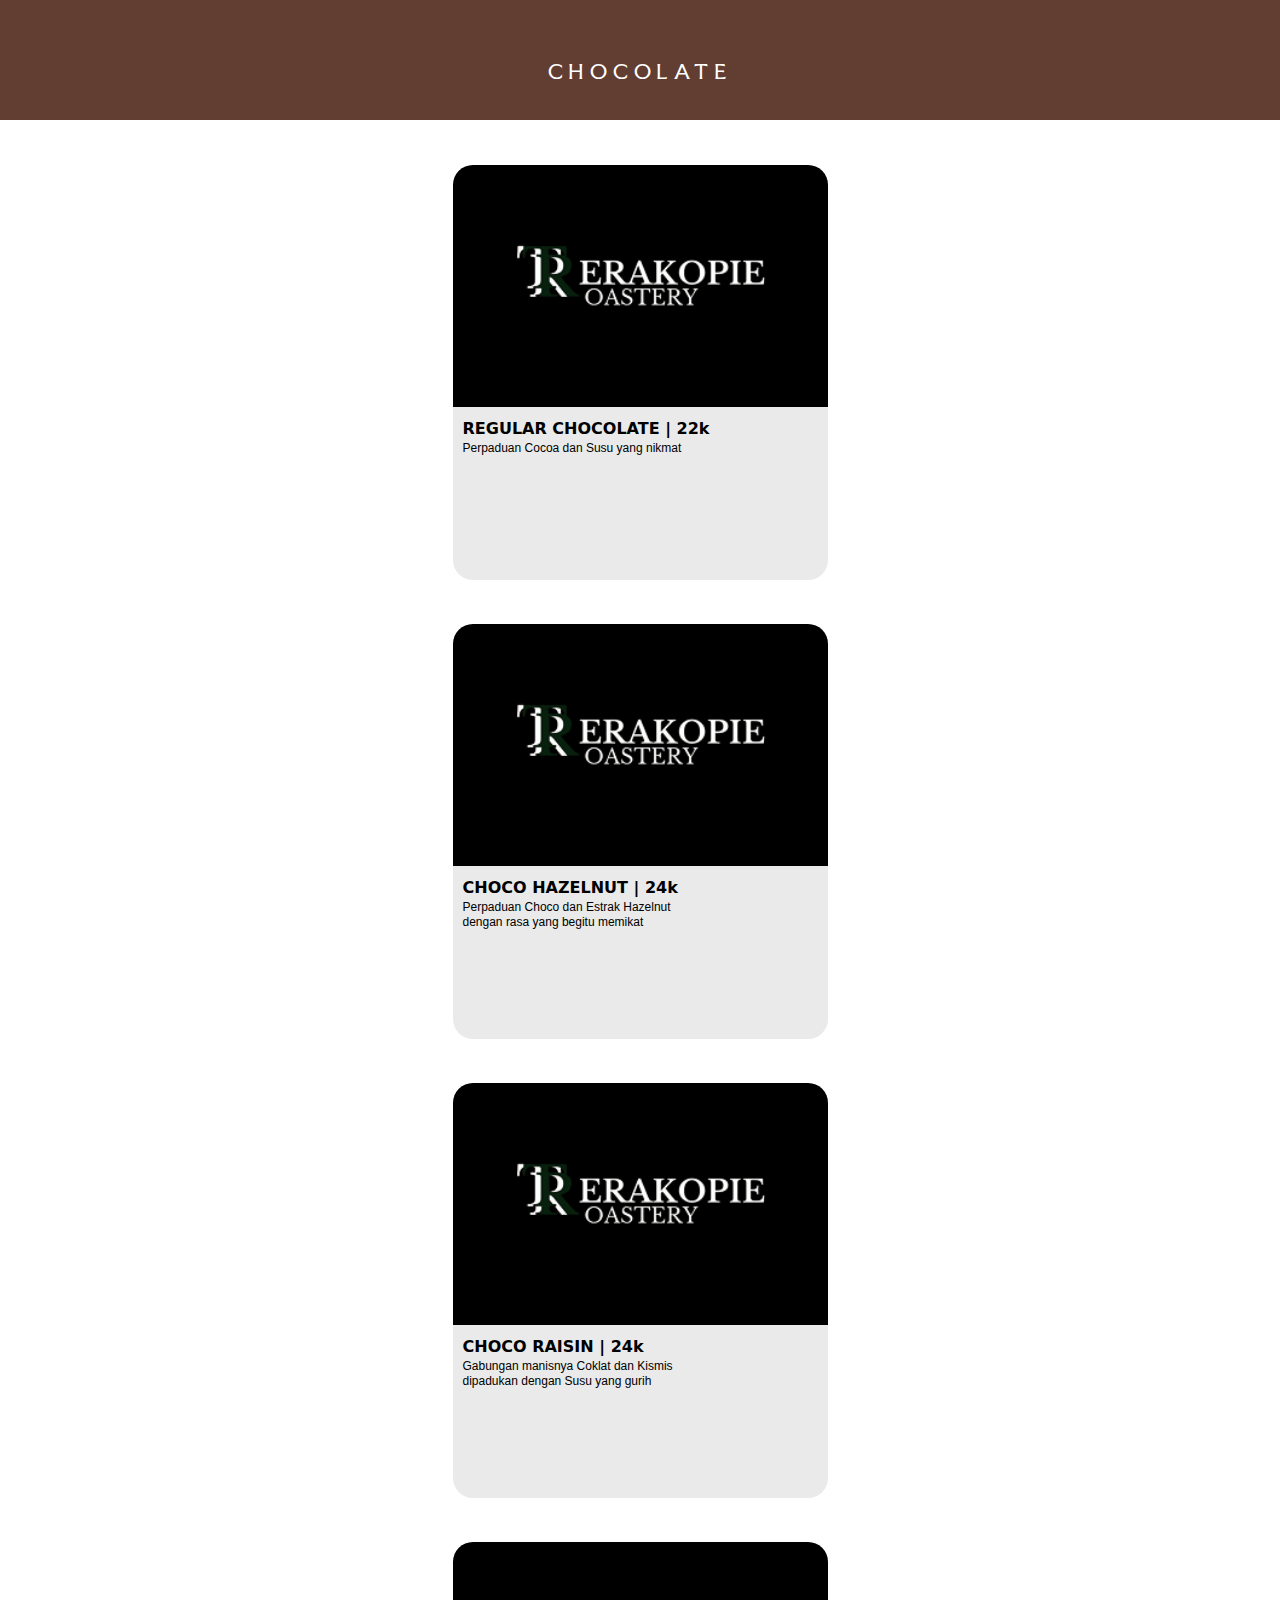
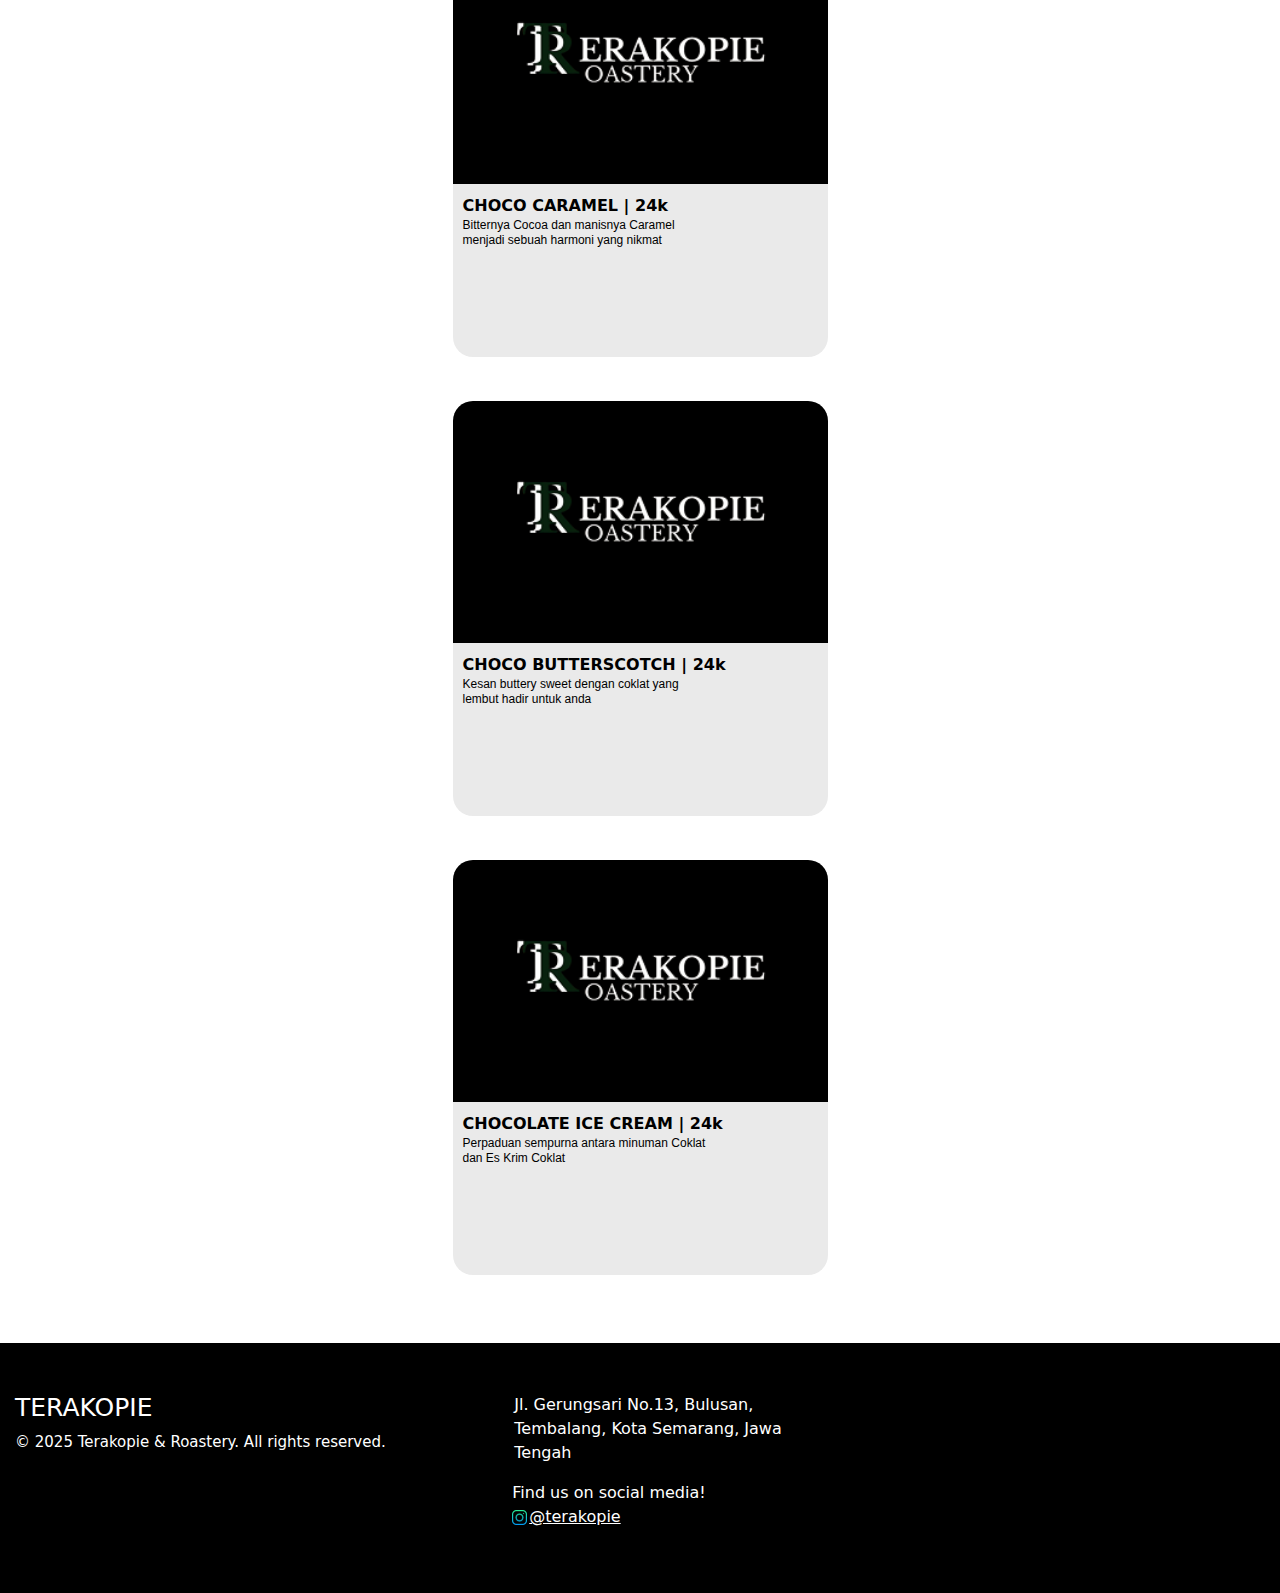
<file: chocolate.html>
<!DOCTYPE html>
<html lang="en">

<head>
    <meta charset="UTF-8">
    <meta name="viewport" content="width=device-width, initial-scale=1.0">
    <title>TERAKOPIE | CHOCOLATE</title>
    <link rel="stylesheet" href="./css/styles.css">
    <link href="https://cdn.jsdelivr.net/npm/bootstrap@5.3.3/dist/css/bootstrap.min.css" rel="stylesheet"
        integrity="sha384-QWTKZyjpPEjISv5WaRU9OFeRpok6YctnYmDr5pNlyT2bRjXh0JMhjY6hW+ALEwIH" crossorigin="anonymous">
    <link rel="stylesheet" href="https://cdnjs.cloudflare.com/ajax/libs/font-awesome/4.7.0/css/font-awesome.min.css">
    <link rel="preconnect" href="https://fonts.googleapis.com">
    <link rel="preconnect" href="https://fonts.gstatic.com" crossorigin>
    <link
        href="https://fonts.googleapis.com/css2?family=Asap:ital,wght@0,100..900;1,100..900&family=EB+Garamond:ital,wght@0,400..800;1,400..800&family=Faculty+Glyphic&family=IBM+Plex+Sans:ital,wght@0,100;0,200;0,300;0,400;0,500;0,600;0,700;1,100;1,200;1,300;1,400;1,500;1,600;1,700&family=Poppins:ital,wght@0,100;0,200;0,300;0,400;0,500;0,600;0,700;0,800;0,900;1,100;1,200;1,300;1,400;1,500;1,600;1,700;1,800;1,900&family=Roboto+Condensed:ital,wght@0,100..900;1,100..900&family=Roboto:ital,wght@0,100;0,300;0,400;0,500;0,700;0,900;1,100;1,300;1,400;1,500;1,700;1,900&display=swap"
        rel="stylesheet">
</head>

<body>

    <header>
        <div style="background-color: rgba(98, 61, 50, 1); text-align:center;" class="header">
            <div class="logo-menu">
                <h1 style="font-size: 20px;">CHOCOLATE</h1>
            </div>
        </div>
    </header>
    <main>

        <div class="content-menu">

            <div class="card-content-menu">
                <div class="card-img-menu">
                    <img width="310px" src="/src/logo-menu.png" alt="">
                </div>
                <div class="card-title-menu">
                    <strong>REGULAR CHOCOLATE | 22k</strong>
                    <p style="font-size: 12px; font-weight: 400; width: 250px;">Perpaduan Cocoa dan Susu yang nikmat</p>
                </div>
            </div>
            <br>
            <div class="card-content-menu">
                <div class="card-img-menu">
                    <img width="310px" src="/src/logo-menu.png" alt="">
                </div>
                <div class="card-title-menu">
                    <strong>CHOCO HAZELNUT | 24k</strong>
                    <p style="font-size: 12px; font-weight: 400; width: 250px;">Perpaduan Choco dan Estrak Hazelnut
                        dengan rasa yang begitu memikat</p>
                </div>
            </div>
            <br>
            <div class="card-content-menu">
                <div class="card-img-menu">
                    <img width="310px" src="/src/logo-menu.png" alt="">
                </div>
                <div class="card-title-menu">
                    <strong>CHOCO RAISIN | 24k</strong>
                    <p style="font-size: 12px; font-weight: 400; width: 250px;">Gabungan manisnya Coklat dan Kismis
                        dipadukan dengan Susu yang gurih</p>
                </div>
            </div>
            <br>
            <div class="card-content-menu">
                <div class="card-img-menu">
                    <img width="310px" src="/src/logo-menu.png" alt="">
                </div>
                <div class="card-title-menu">
                    <strong>CHOCO CARAMEL | 24k</strong>
                    <p style="font-size: 12px; font-weight: 400; width: 250px;">Bitternya Cocoa dan manisnya Caramel
                        menjadi sebuah harmoni yang nikmat</p>
                </div>
            </div>
            <br>
            <div class="card-content-menu">
                <div class="card-img-menu">
                    <img width="310px" src="/src/logo-menu.png" alt="">
                </div>
                <div class="card-title-menu">
                    <strong>CHOCO BUTTERSCOTCH | 24k</strong>
                    <p style="font-size: 12px; font-weight: 400; width: 250px;">Kesan buttery sweet dengan coklat yang
                        lembut hadir untuk anda</p>
                </div>
            </div>
            <br>
            <div class="card-content-menu">
                <div class="card-img-menu">
                    <img width="310px" src="/src/logo-menu.png" alt="">
                </div>
                <div class="card-title-menu">
                    <strong>CHOCOLATE ICE CREAM | 24k</strong>
                    <p style="font-size: 12px; font-weight: 400; width: 250px;">Perpaduan sempurna antara minuman Coklat
                        dan Es Krim Coklat</p>
                </div>
            </div>
            <br>

        </div>

    </main>

    <br>
    <footer>
        <div class="footer-logo">
            <h1>TERAKOPIE</h1>
            <p style="font-size: 15px;">&copy; 2025 Terakopie & Roastery. All rights reserved.</p>
        </div>
        <div class="footer-info">
            <p>Jl. Gerungsari No.13, Bulusan, Tembalang, Kota Semarang, Jawa Tengah</p>
            Find us on social media!
            <a href="https://www.instagram.com/terakopie/">
                <div class="social">
                    <div class="svg">
                        <svg width="15" height="15" viewBox="0 0 15 15" fill="none" xmlns="http://www.w3.org/2000/svg"
                            xmlns:xlink="http://www.w3.org/1999/xlink">
                            <rect width="15" height="15" fill="url(#pattern0_2_101)" />
                            <defs>
                                <pattern id="pattern0_2_101" patternContentUnits="objectBoundingBox" width="1"
                                    height="1">
                                    <use xlink:href="#image0_2_101" transform="scale(0.0078125)" />
                                </pattern>
                                <image id="image0_2_101" width="128" height="128"
                                    xlink:href="[data-uri]" />
                            </defs>
                        </svg>
                    </div>
                    <p>@terakopie</p>
                </div>
            </a>
        </div>
    </footer>
</body>

</html>
</file>
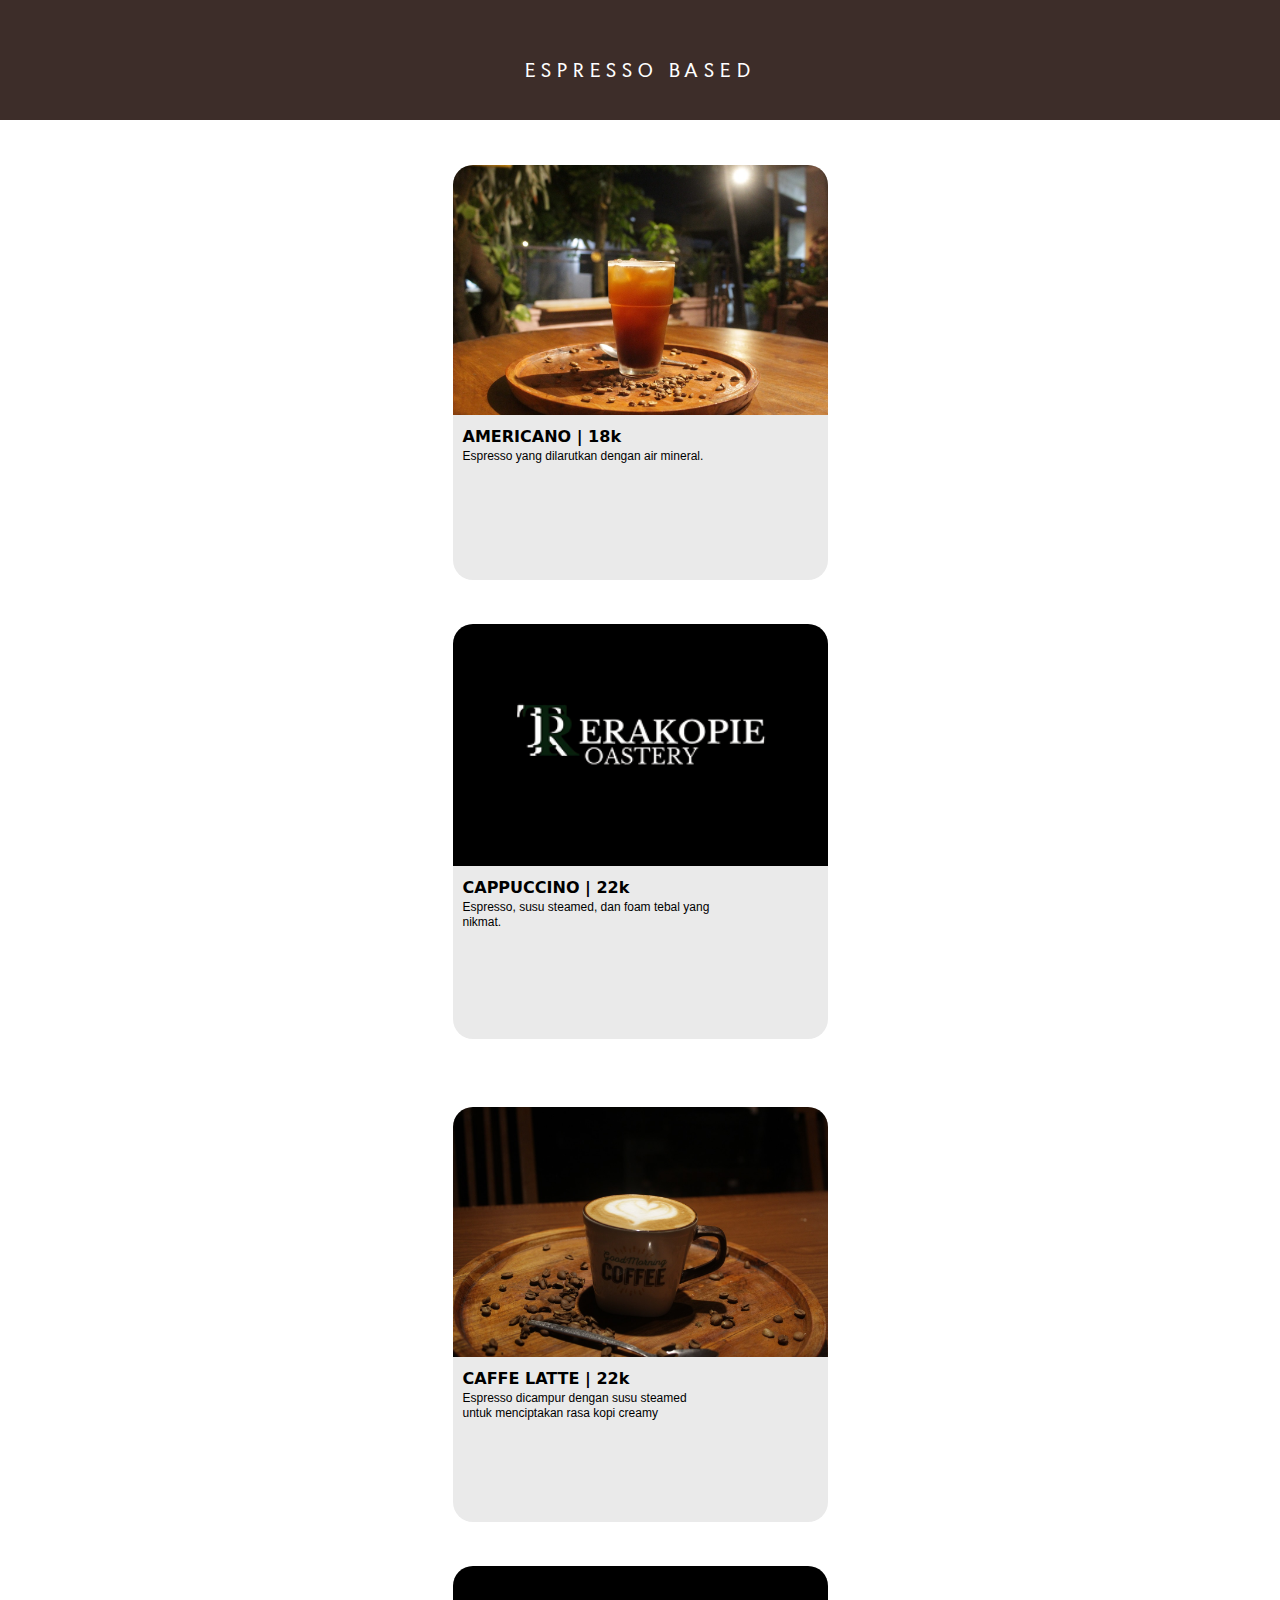
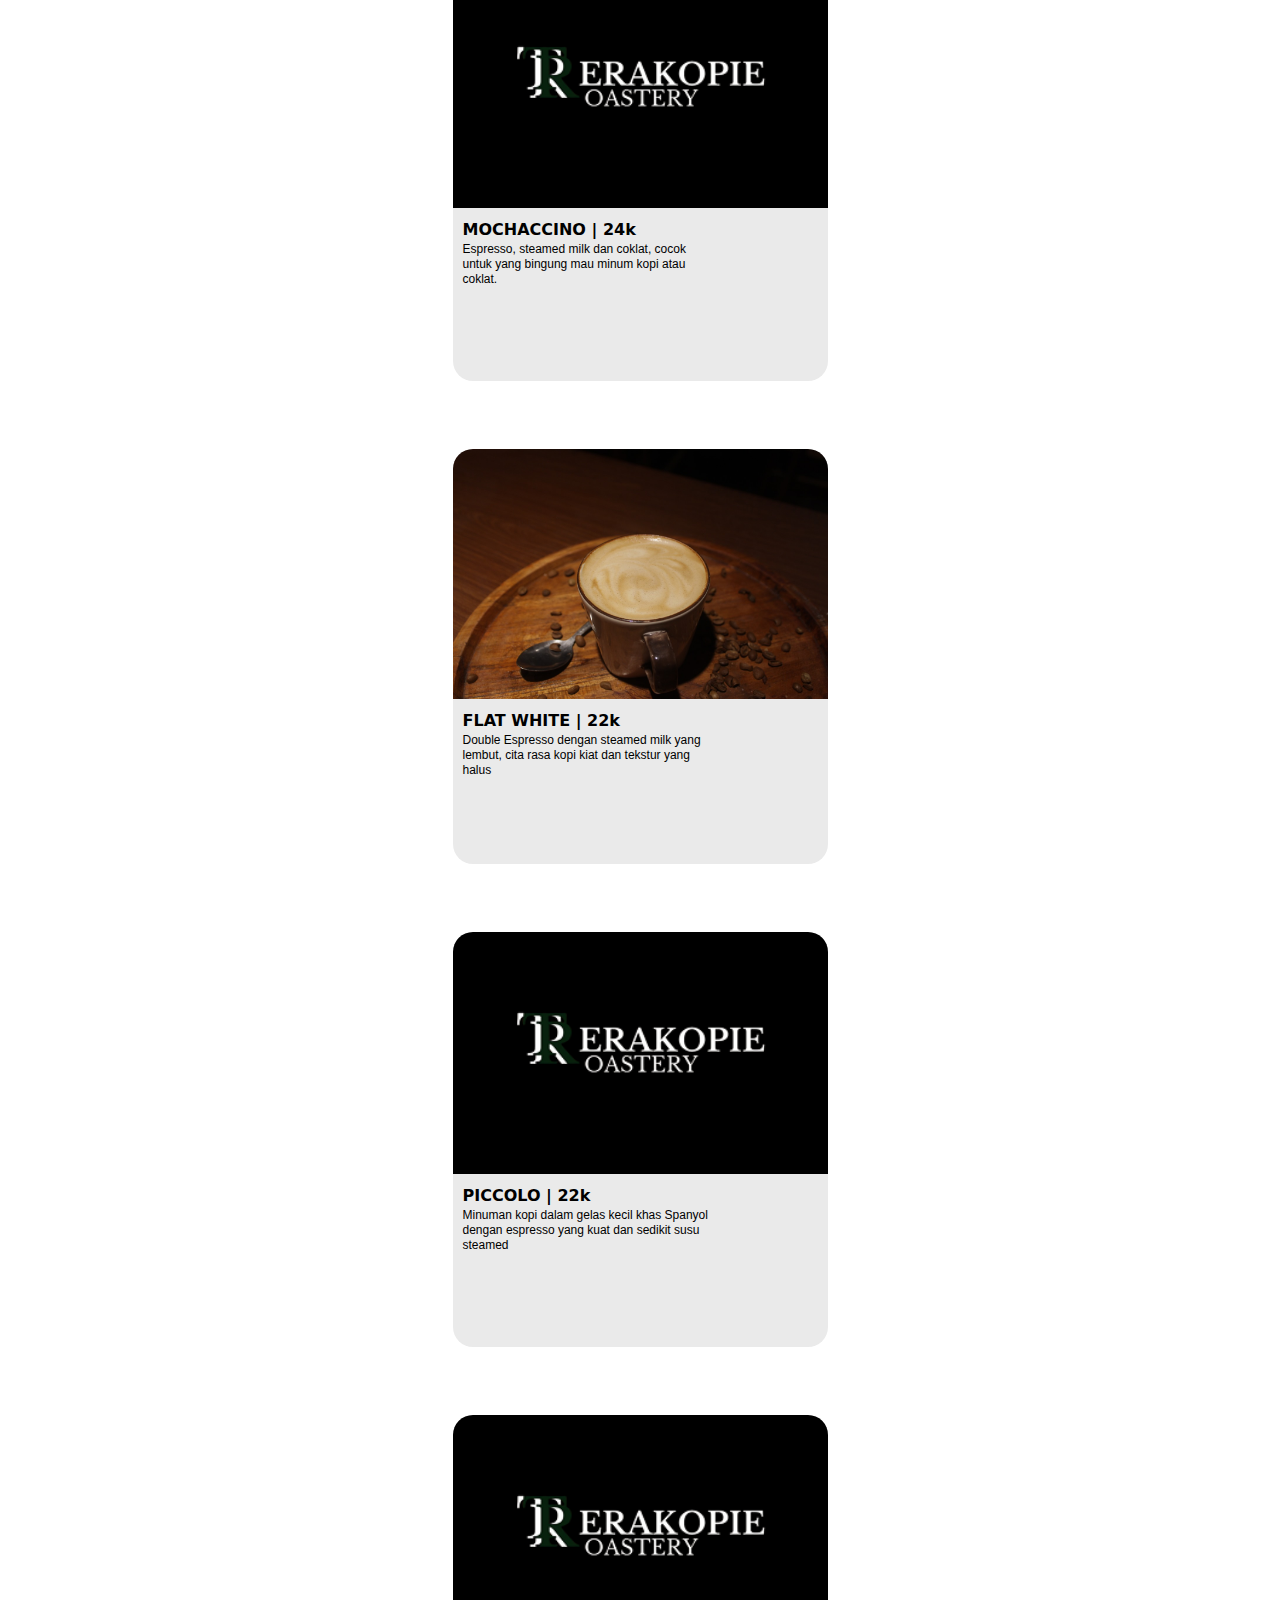
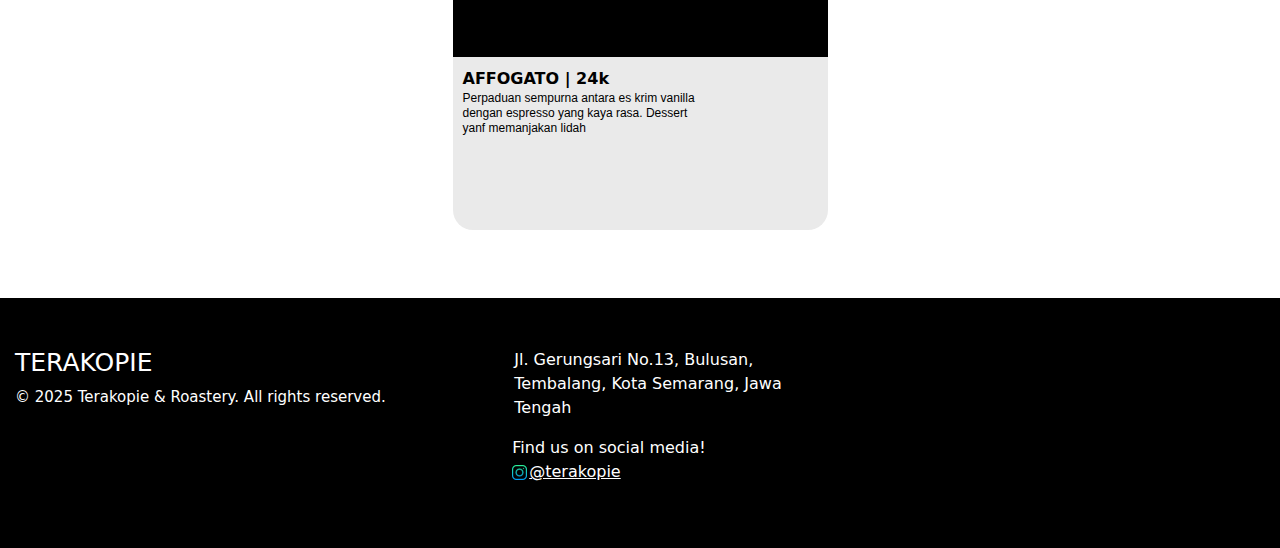
<file: espresso.html>
<!DOCTYPE html>
<html lang="en">

<head>
    <meta charset="UTF-8">
    <meta name="viewport" content="width=device-width, initial-scale=1.0">
    <title>TERAKOPIE | ESPRESSO BASED</title>
    <link rel="stylesheet" href="./css/styles.css">
    <link href="https://cdn.jsdelivr.net/npm/bootstrap@5.3.3/dist/css/bootstrap.min.css" rel="stylesheet"
        integrity="sha384-QWTKZyjpPEjISv5WaRU9OFeRpok6YctnYmDr5pNlyT2bRjXh0JMhjY6hW+ALEwIH" crossorigin="anonymous">
    <link rel="stylesheet" href="https://cdnjs.cloudflare.com/ajax/libs/font-awesome/4.7.0/css/font-awesome.min.css">
    <link rel="preconnect" href="https://fonts.googleapis.com">
    <link rel="preconnect" href="https://fonts.gstatic.com" crossorigin>
    <link
        href="https://fonts.googleapis.com/css2?family=Asap:ital,wght@0,100..900;1,100..900&family=EB+Garamond:ital,wght@0,400..800;1,400..800&family=Faculty+Glyphic&family=IBM+Plex+Sans:ital,wght@0,100;0,200;0,300;0,400;0,500;0,600;0,700;1,100;1,200;1,300;1,400;1,500;1,600;1,700&family=Poppins:ital,wght@0,100;0,200;0,300;0,400;0,500;0,600;0,700;0,800;0,900;1,100;1,200;1,300;1,400;1,500;1,600;1,700;1,800;1,900&family=Roboto+Condensed:ital,wght@0,100..900;1,100..900&family=Roboto:ital,wght@0,100;0,300;0,400;0,500;0,700;0,900;1,100;1,300;1,400;1,500;1,700;1,900&display=swap"
        rel="stylesheet">
</head>

<body>

    <header>
        <div style="background-color: rgba(61, 45, 41, 1);  text-align:center;" class="header">
            <div class="logo-menu">
                <h1 style="font-size: 16.5px;">ESPRESSO BASED</h1>
            </div>
        </div>
    </header>
    <main>

        <div class="content-menu">

            <div class="card-content-menu">
                <div class="card-img-menu">
                    <img width="310px" src="/src/9.jpg" alt="">
                </div>
                <div class="card-title-menu">
                    <strong>AMERICANO | 18k</strong>
                    <p style="font-size: 12px; font-weight: 400; width: 250px;">Espresso yang dilarutkan dengan air
                        mineral.</p>
                </div>
            </div>
            <br>
            <div class="card-content-menu">
                <div class="card-img-menu">
                    <img width="310px" src="/src/logo-menu.png" alt="">
                </div>
                <div class="card-title-menu">
                    <strong>CAPPUCCINO | 22k</strong>
                    <p style="font-size: 12px; font-weight: 400; width: 250px;">Espresso, susu steamed, dan foam tebal
                        yang nikmat.</p>
                </div>
            </div>
            <br>
            <br>
            <div class="card-content-menu">
                <div class="card-img-menu">
                    <img width="310px" src="/src/16.jpg" alt="">
                </div>
                <div class="card-title-menu">
                    <strong>CAFFE LATTE | 22k</strong>
                    <p style="font-size: 12px; font-weight: 400; width: 250px;">Espresso dicampur dengan susu steamed
                        untuk menciptakan rasa kopi creamy</p>
                </div>
            </div>
            <br>
            <div class="card-content-menu">
                <div class="card-img-menu">
                    <img width="310px" src="/src/logo-menu.png" alt="">
                </div>
                <div class="card-title-menu">
                    <strong>MOCHACCINO | 24k</strong>
                    <p style="font-size: 12px; font-weight: 400; width: 250px;">Espresso, steamed milk dan coklat, cocok
                        untuk yang bingung mau minum kopi atau coklat.</p>
                </div>
            </div>
            <br>
            <br>
            <div class="card-content-menu">
                <div class="card-img-menu">
                    <img width="310px" src="/src/13.jpg" alt="">
                </div>
                <div class="card-title-menu">
                    <strong>FLAT WHITE | 22k</strong>
                    <p style="font-size: 12px; font-weight: 400; width: 250px;">Double Espresso dengan steamed milk yang
                        lembut, cita rasa kopi kiat dan tekstur yang halus</p>
                </div>
            </div>
            <br>
            <br>
            <div class="card-content-menu">
                <div class="card-img-menu">
                    <img width="310px" src="/src/logo-menu.png" alt="">
                </div>
                <div class="card-title-menu">
                    <strong>PICCOLO | 22k</strong>
                    <p style="font-size: 12px; font-weight: 400; width: 250px;">Minuman kopi dalam gelas kecil khas
                        Spanyol dengan espresso yang kuat dan sedikit susu steamed</p>
                </div>
            </div>
            <br>
            <br>
            <div class="card-content-menu">
                <div class="card-img-menu">
                    <img width="310px" src="/src/logo-menu.png" alt="">
                </div>
                <div class="card-title-menu">
                    <strong>AFFOGATO | 24k</strong>
                    <p style="font-size: 12px; font-weight: 400; width: 250px;">Perpaduan sempurna antara es krim
                        vanilla dengan espresso yang kaya rasa. Dessert yanf memanjakan lidah</p>
                </div>
            </div>
            <br>

        </div>

    </main>

    <br>
    <footer>
        <div class="footer-logo">
            <h1>TERAKOPIE</h1>
            <p style="font-size: 15px;">&copy; 2025 Terakopie & Roastery. All rights reserved.</p>
        </div>
        <div class="footer-info">
            <p>Jl. Gerungsari No.13, Bulusan, Tembalang, Kota Semarang, Jawa Tengah</p>
            Find us on social media!
            <a href="https://www.instagram.com/terakopie/">
                <div class="social">
                    <div class="svg">
                        <svg width="15" height="15" viewBox="0 0 15 15" fill="none" xmlns="http://www.w3.org/2000/svg"
                            xmlns:xlink="http://www.w3.org/1999/xlink">
                            <rect width="15" height="15" fill="url(#pattern0_2_101)" />
                            <defs>
                                <pattern id="pattern0_2_101" patternContentUnits="objectBoundingBox" width="1"
                                    height="1">
                                    <use xlink:href="#image0_2_101" transform="scale(0.0078125)" />
                                </pattern>
                                <image id="image0_2_101" width="128" height="128"
                                    xlink:href="[data-uri]" />
                            </defs>
                        </svg>
                    </div>
                    <p>@terakopie</p>
                </div>
            </a>
        </div>
    </footer>
</body>

</html>
</file>
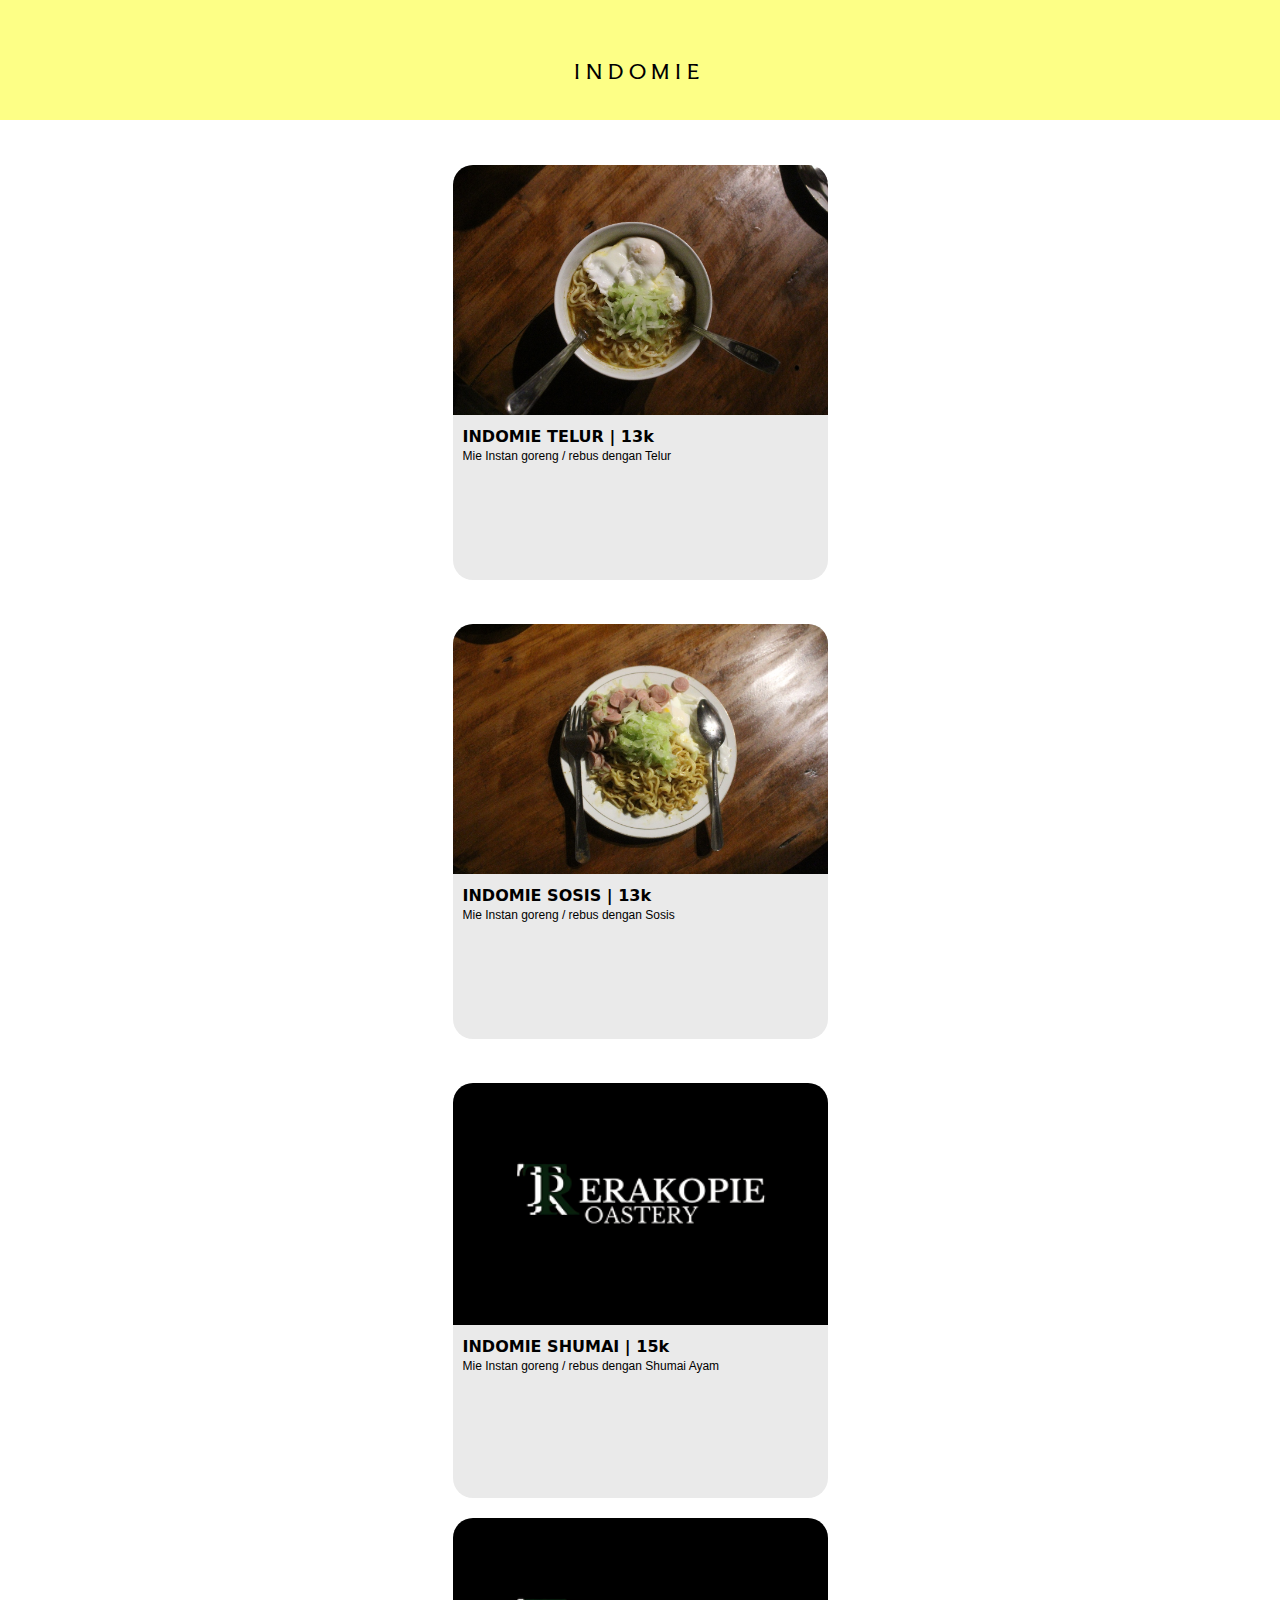
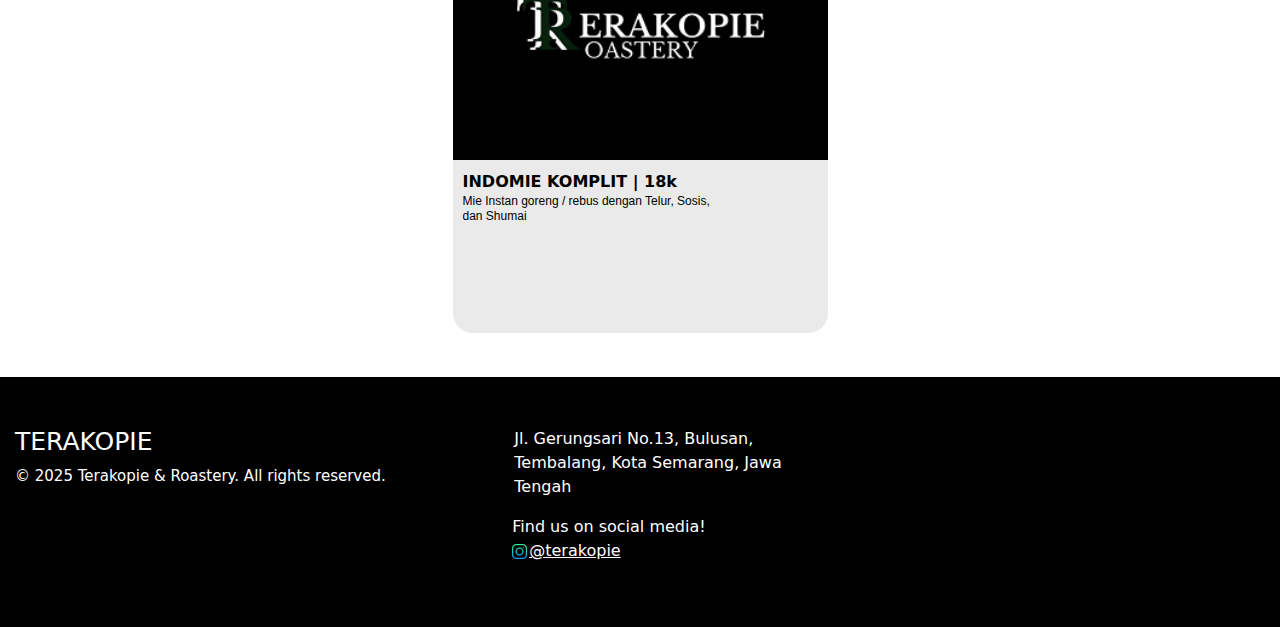
<file: indomie.html>
<!DOCTYPE html>
<html lang="en">

<head>
    <meta charset="UTF-8">
    <meta name="viewport" content="width=device-width, initial-scale=1.0">
    <title>TERAKOPIE | INDOMIE</title>
    <link rel="stylesheet" href="./css/styles.css">
    <link href="https://cdn.jsdelivr.net/npm/bootstrap@5.3.3/dist/css/bootstrap.min.css" rel="stylesheet"
        integrity="sha384-QWTKZyjpPEjISv5WaRU9OFeRpok6YctnYmDr5pNlyT2bRjXh0JMhjY6hW+ALEwIH" crossorigin="anonymous">
    <link rel="stylesheet" href="https://cdnjs.cloudflare.com/ajax/libs/font-awesome/4.7.0/css/font-awesome.min.css">
    <link rel="preconnect" href="https://fonts.googleapis.com">
    <link rel="preconnect" href="https://fonts.gstatic.com" crossorigin>
    <link
        href="https://fonts.googleapis.com/css2?family=Asap:ital,wght@0,100..900;1,100..900&family=EB+Garamond:ital,wght@0,400..800;1,400..800&family=Faculty+Glyphic&family=IBM+Plex+Sans:ital,wght@0,100;0,200;0,300;0,400;0,500;0,600;0,700;1,100;1,200;1,300;1,400;1,500;1,600;1,700&family=Poppins:ital,wght@0,100;0,200;0,300;0,400;0,500;0,600;0,700;0,800;0,900;1,100;1,200;1,300;1,400;1,500;1,600;1,700;1,800;1,900&family=Roboto+Condensed:ital,wght@0,100..900;1,100..900&family=Roboto:ital,wght@0,100;0,300;0,400;0,500;0,700;0,900;1,100;1,300;1,400;1,500;1,700;1,900&display=swap"
        rel="stylesheet">
</head>

<body>

    <header>
        <div style="background-color: rgba(253, 255, 134, 1); text-align:center;" class="header">
            <div class="logo-menu">
                <h1 style="font-size:20px; color: black;">INDOMIE</h1>
            </div>
        </div>
    </header>
    <main>

        <div class="content-menu">

            <div class="card-content-menu">
                <div class="card-img-menu">
                    <img width="310px" src="/src/rebus.jpg" alt="">
                </div>
                <div class="card-title-menu">
                    <strong>INDOMIE TELUR | 13k</strong>
                    <p style="font-size: 12px; font-weight: 400; width: 250px;">Mie Instan goreng / rebus dengan Telur</p>
                </div>
            </div>
            <br>
            <div class="card-content-menu">
                <div class="card-img-menu">
                    <img width="310px" src="/src/goreng.jpg" alt="">
                </div>
                <div class="card-title-menu">
                    <strong>INDOMIE SOSIS | 13k</strong>
                    <p style="font-size: 12px; font-weight: 400; width: 250px;">Mie Instan goreng / rebus dengan Sosis</p>
                </div>
            </div>
            <br>
            <div class="card-content-menu">
                <div class="card-img-menu">
                    <img width="310px" src="/src/logo-menu.png" alt="">
                </div>
                <div class="card-title-menu">
                    <strong>INDOMIE SHUMAI | 15k</strong>
                    <p style="font-size: 12px; font-weight: 400; width: 260px;">Mie Instan goreng / rebus dengan Shumai Ayam</p>
                </div>
            </div>
            <div class="card-content-menu">
                <div class="card-img-menu">
                    <img width="310px" src="/src/logo-menu.png" alt="">
                </div>
                <div class="card-title-menu">
                    <strong>INDOMIE KOMPLIT | 18k</strong>
                    <p style="font-size: 12px; font-weight: 400; width: 250px;">Mie Instan goreng / rebus dengan Telur, Sosis, dan Shumai</p>
                </div>
            </div>

        </div>

    </main>

    <br>
    <footer>
        <div class="footer-logo">
            <h1>TERAKOPIE</h1>
            <p style="font-size: 15px;">&copy; 2025 Terakopie & Roastery. All rights reserved.</p>
        </div>
        <div class="footer-info">
            <p>Jl. Gerungsari No.13, Bulusan, Tembalang, Kota Semarang, Jawa Tengah</p>
            Find us on social media!
            <a href="https://www.instagram.com/terakopie/">
                <div class="social">
                    <div class="svg">
                        <svg width="15" height="15" viewBox="0 0 15 15" fill="none" xmlns="http://www.w3.org/2000/svg"
                            xmlns:xlink="http://www.w3.org/1999/xlink">
                            <rect width="15" height="15" fill="url(#pattern0_2_101)" />
                            <defs>
                                <pattern id="pattern0_2_101" patternContentUnits="objectBoundingBox" width="1"
                                    height="1">
                                    <use xlink:href="#image0_2_101" transform="scale(0.0078125)" />
                                </pattern>
                                <image id="image0_2_101" width="128" height="128"
                                    xlink:href="[data-uri]" />
                            </defs>
                        </svg>
                    </div>
                    <p>@terakopie</p>
                </div>
            </a>
        </div>
    </footer></body>

</html>
</file>
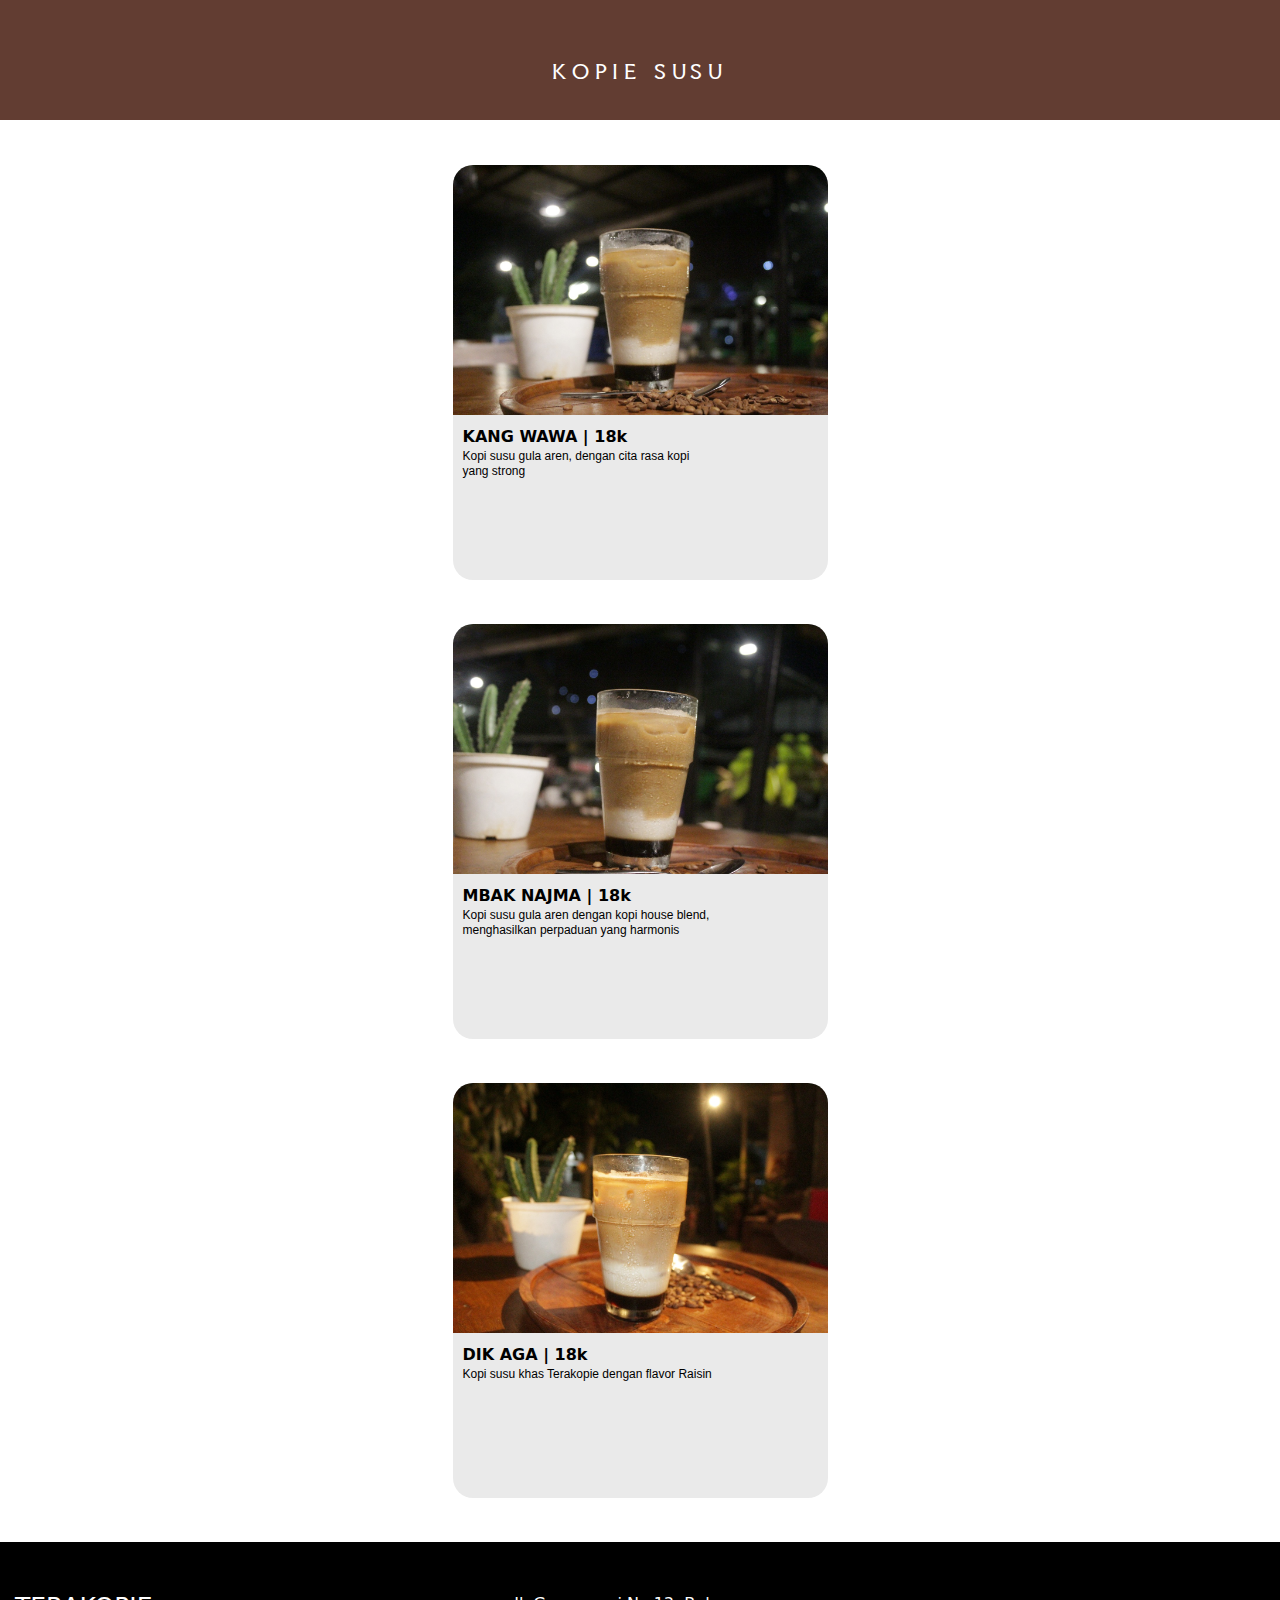
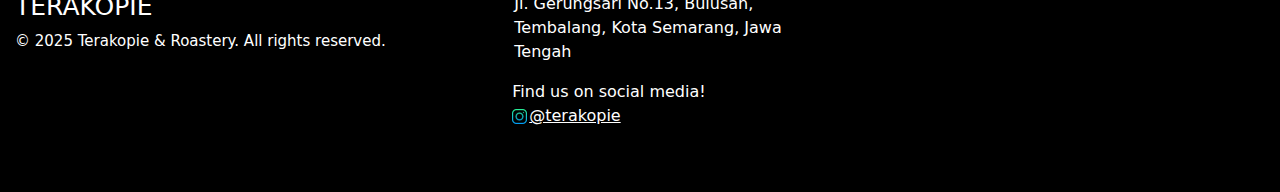
<file: kopiesusu.html>
<!DOCTYPE html>
<html lang="en">

<head>
    <meta charset="UTF-8">
    <meta name="viewport" content="width=device-width, initial-scale=1.0">
    <title>TERAKOPIE | KOPIE SUSU</title>
    <link rel="stylesheet" href="./css/styles.css">
    <link href="https://cdn.jsdelivr.net/npm/bootstrap@5.3.3/dist/css/bootstrap.min.css" rel="stylesheet"
        integrity="sha384-QWTKZyjpPEjISv5WaRU9OFeRpok6YctnYmDr5pNlyT2bRjXh0JMhjY6hW+ALEwIH" crossorigin="anonymous">
    <link rel="stylesheet" href="https://cdnjs.cloudflare.com/ajax/libs/font-awesome/4.7.0/css/font-awesome.min.css">
    <link rel="preconnect" href="https://fonts.googleapis.com">
    <link rel="preconnect" href="https://fonts.gstatic.com" crossorigin>
    <link
        href="https://fonts.googleapis.com/css2?family=Asap:ital,wght@0,100..900;1,100..900&family=EB+Garamond:ital,wght@0,400..800;1,400..800&family=Faculty+Glyphic&family=IBM+Plex+Sans:ital,wght@0,100;0,200;0,300;0,400;0,500;0,600;0,700;1,100;1,200;1,300;1,400;1,500;1,600;1,700&family=Poppins:ital,wght@0,100;0,200;0,300;0,400;0,500;0,600;0,700;0,800;0,900;1,100;1,200;1,300;1,400;1,500;1,600;1,700;1,800;1,900&family=Roboto+Condensed:ital,wght@0,100..900;1,100..900&family=Roboto:ital,wght@0,100;0,300;0,400;0,500;0,700;0,900;1,100;1,300;1,400;1,500;1,700;1,900&display=swap"
        rel="stylesheet">
</head>

<body>

    <header>
        <div style="background-color: rgba(98, 61, 50, 1); text-align: center;" class="header">
            <div class="logo-menu">
                <h1 style="font-size: 20px;">KOPIE SUSU</h1>
            </div>
        </div>
    </header>

    <main class="container">

        <div class="content-menu">

            <div class="card-content-menu">
                <div class="card-img-menu">
                    <img width="310px" src="/src/1.jpg" alt="">
                </div>
                <div class="card-title-menu">
                    <strong>KANG WAWA | 18k</strong>
                    <p style="font-size: 12px; font-weight: 400; width: 250px;">Kopi susu gula aren, dengan cita
                        rasa kopi yang strong</p>
                </div>
            </div>
            <br>
            <div class="card-content-menu">
                <div class="card-img-menu">
                    <img width="310px" src="/src/6.jpg" alt="">
                </div>
                <div class="card-title-menu">
                    <strong>MBAK NAJMA | 18k</strong>
                    <p style="font-size: 12px; font-weight: 400; width: 250px;">Kopi susu gula aren dengan kopi house
                        blend, menghasilkan perpaduan yang harmonis</p>
                </div>
            </div>
            <br>
            <div class="card-content-menu">
                <div class="card-img-menu">
                    <img width="310px" src="/src/7.jpg" alt="">
                </div>
                <div class="card-title-menu">
                    <strong>DIK AGA | 18k</strong>
                    <p style="font-size: 12px; font-weight: 400; width: 250px;">Kopi susu khas Terakopie dengan flavor
                        Raisin</p>
                </div>
            </div>

        </div>

    </main>

    <br>
    <footer>
        <div class="footer-logo">
            <h1>TERAKOPIE</h1>
            <p style="font-size: 15px;">&copy; 2025 Terakopie & Roastery. All rights reserved.</p>
        </div>
        <div class="footer-info">
            <p>Jl. Gerungsari No.13, Bulusan, Tembalang, Kota Semarang, Jawa Tengah</p>
            Find us on social media!
            <a href="https://www.instagram.com/terakopie/">
                <div class="social">
                    <div class="svg">
                        <svg width="15" height="15" viewBox="0 0 15 15" fill="none" xmlns="http://www.w3.org/2000/svg"
                            xmlns:xlink="http://www.w3.org/1999/xlink">
                            <rect width="15" height="15" fill="url(#pattern0_2_101)" />
                            <defs>
                                <pattern id="pattern0_2_101" patternContentUnits="objectBoundingBox" width="1"
                                    height="1">
                                    <use xlink:href="#image0_2_101" transform="scale(0.0078125)" />
                                </pattern>
                                <image id="image0_2_101" width="128" height="128"
                                    xlink:href="[data-uri]" />
                            </defs>
                        </svg>
                    </div>
                    <p>@terakopie</p>
                </div>
            </a>
        </div>
    </footer>
</body>

</html>
</file>
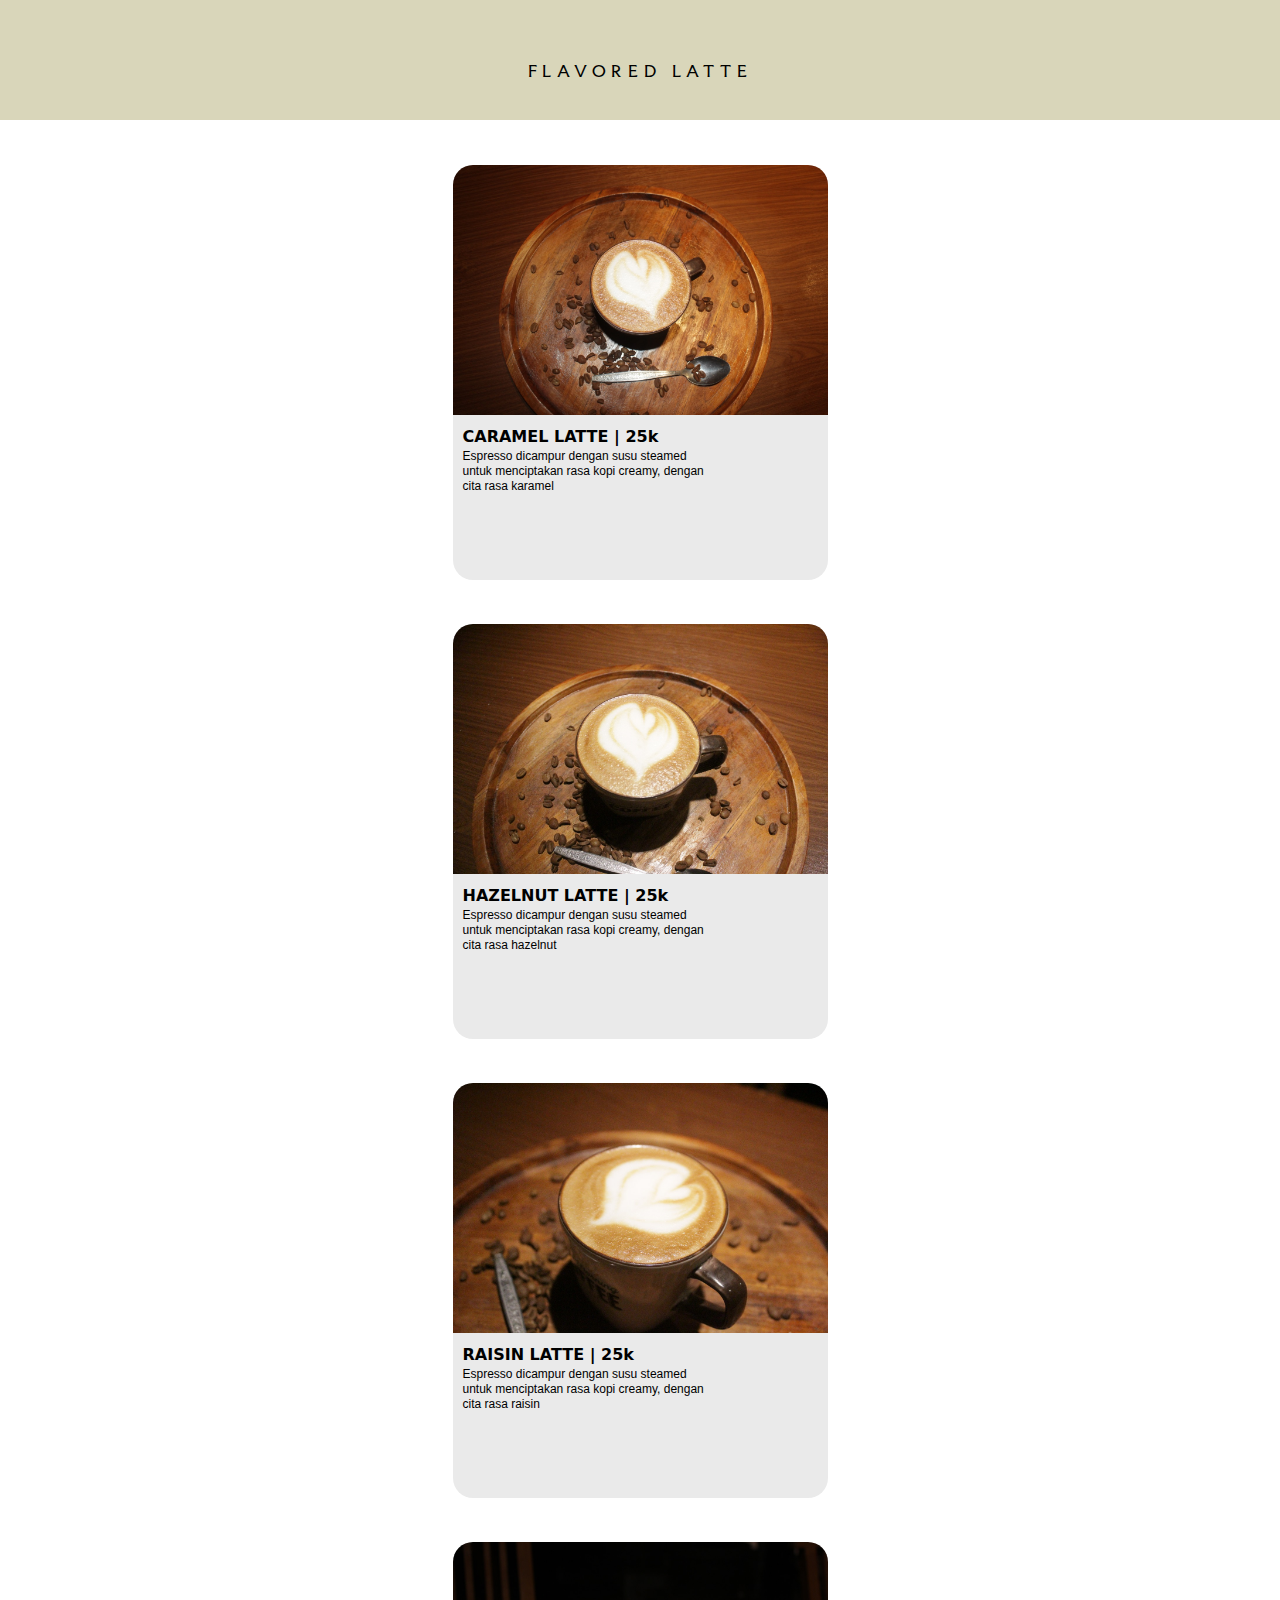
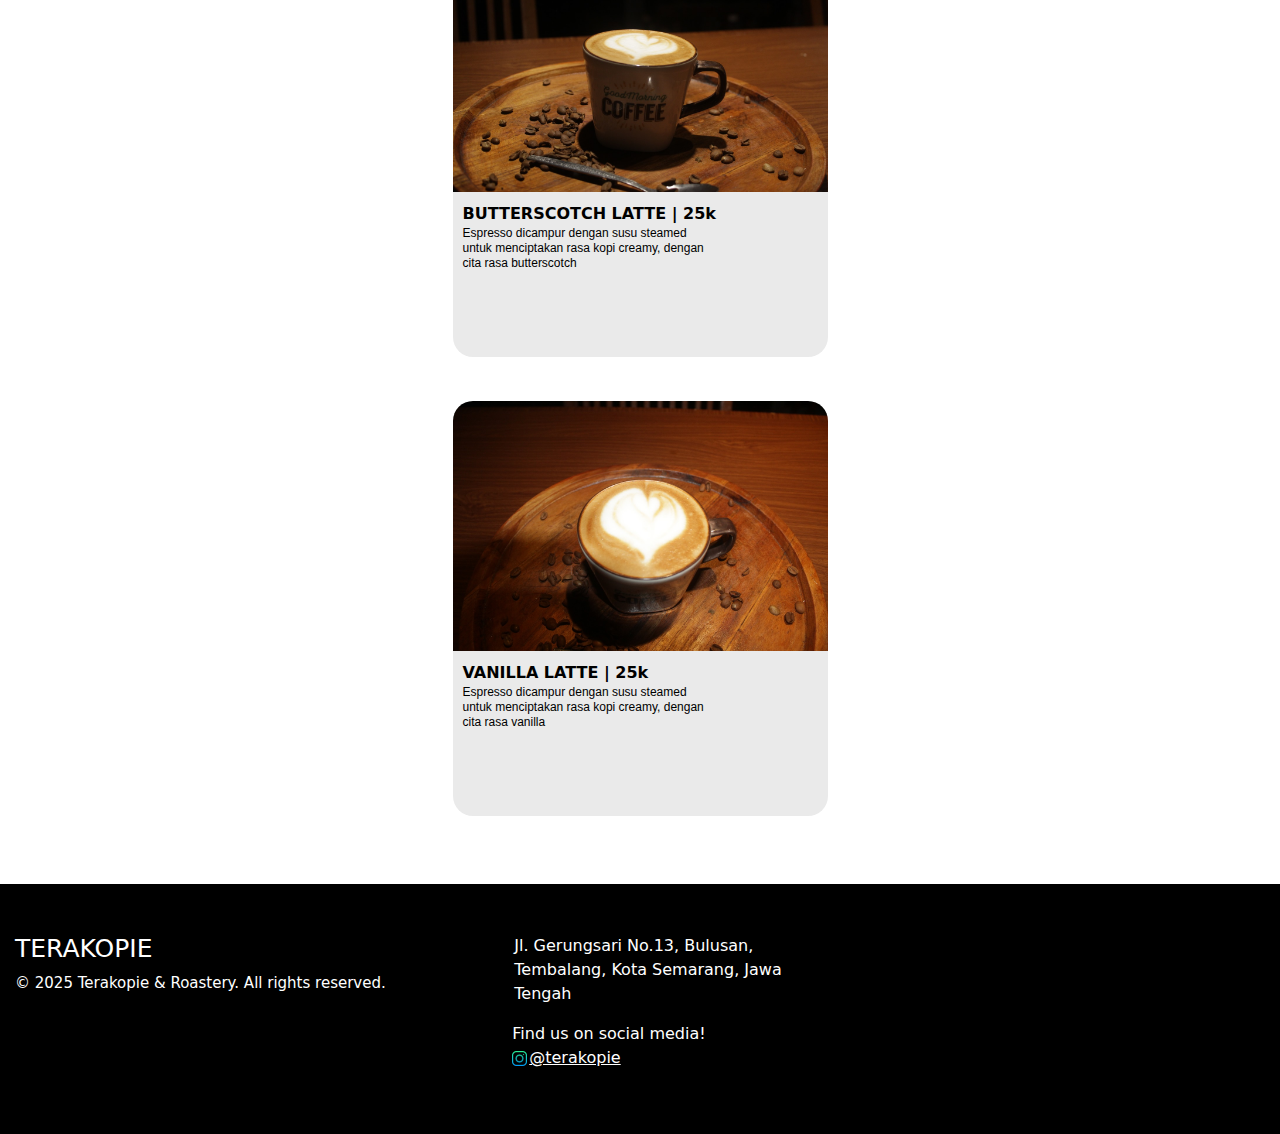
<file: latte.html>
<!DOCTYPE html>
<html lang="en">

<head>
    <meta charset="UTF-8">
    <meta name="viewport" content="width=device-width, initial-scale=1.0">
    <title>TERAKOPIE | FLAVORED LATTE</title>
    <link rel="stylesheet" href="./css/styles.css">
    <link href="https://cdn.jsdelivr.net/npm/bootstrap@5.3.3/dist/css/bootstrap.min.css" rel="stylesheet"
        integrity="sha384-QWTKZyjpPEjISv5WaRU9OFeRpok6YctnYmDr5pNlyT2bRjXh0JMhjY6hW+ALEwIH" crossorigin="anonymous">
    <link rel="stylesheet" href="https://cdnjs.cloudflare.com/ajax/libs/font-awesome/4.7.0/css/font-awesome.min.css">
    <link rel="preconnect" href="https://fonts.googleapis.com">
    <link rel="preconnect" href="https://fonts.gstatic.com" crossorigin>
    <link
        href="https://fonts.googleapis.com/css2?family=Asap:ital,wght@0,100..900;1,100..900&family=EB+Garamond:ital,wght@0,400..800;1,400..800&family=Faculty+Glyphic&family=IBM+Plex+Sans:ital,wght@0,100;0,200;0,300;0,400;0,500;0,600;0,700;1,100;1,200;1,300;1,400;1,500;1,600;1,700&family=Poppins:ital,wght@0,100;0,200;0,300;0,400;0,500;0,600;0,700;0,800;0,900;1,100;1,200;1,300;1,400;1,500;1,600;1,700;1,800;1,900&family=Roboto+Condensed:ital,wght@0,100..900;1,100..900&family=Roboto:ital,wght@0,100;0,300;0,400;0,500;0,700;0,900;1,100;1,300;1,400;1,500;1,700;1,900&display=swap"
        rel="stylesheet">
</head>

<body>

    <header>
        <div style="background-color: rgba(217, 214, 186, 1); text-align:center;" class="header">
            <div class="logo-menu">
                <h1 style="font-size: 16.12px; color:black;">FLAVORED LATTE</h1>
            </div>
        </div>
    </header>

    <main>

        <div class="content-menu">

            <div class="card-content-menu">
                <div class="card-img-menu">
                    <img width="310px" src="/src/17.jpg" alt="">
                </div>
                <div class="card-title-menu">
                    <strong>CARAMEL LATTE | 25k</strong>
                    <p style="font-size: 12px; font-weight: 400; width: 250px;">Espresso dicampur dengan susu steamed
                        untuk menciptakan rasa kopi creamy, dengan cita rasa karamel</p>
                </div>
            </div>
            <br>
            <div class="card-content-menu">
                <div class="card-img-menu">
                    <img width="310px" src="/src/12.jpg" alt="">
                </div>
                <div class="card-title-menu">
                    <strong>HAZELNUT LATTE | 25k</strong>
                    <p style="font-size: 12px; font-weight: 400; width: 250px;">Espresso dicampur dengan susu steamed
                        untuk menciptakan rasa kopi creamy, dengan cita rasa hazelnut</p>
                </div>
            </div>
            <br>
            <div class="card-content-menu">
                <div class="card-img-menu">
                    <img width="310px" src="/src/10.jpg" alt="">
                </div>
                <div class="card-title-menu">
                    <strong>RAISIN LATTE | 25k</strong>
                    <p style="font-size: 12px; font-weight: 400; width: 250px;">Espresso dicampur dengan susu steamed
                        untuk menciptakan rasa kopi creamy, dengan cita rasa raisin</p>
                </div>
            </div>
            <br>
            <div class="card-content-menu">
                <div class="card-img-menu">
                    <img width="310px" src="/src/16.jpg" alt="">
                </div>
                <div class="card-title-menu">
                    <strong>BUTTERSCOTCH LATTE | 25k</strong>
                    <p style="font-size: 12px; font-weight: 400; width: 250px;">Espresso dicampur dengan susu steamed
                        untuk menciptakan rasa kopi creamy, dengan cita rasa butterscotch</p>
                </div>
            </div>
            <br>
            <div class="card-content-menu">
                <div class="card-img-menu">
                    <img width="310px" src="/src/11.jpg" alt="">
                </div>
                <div class="card-title-menu">
                    <strong>VANILLA LATTE | 25k</strong>
                    <p style="font-size: 12px; font-weight: 400; width: 250px;">Espresso dicampur dengan susu steamed
                        untuk menciptakan rasa kopi creamy, dengan cita rasa vanilla</p>
                </div>
            </div>
            <br>

        </div>

    </main>

    <br>
    <footer>
        <div class="footer-logo">
            <h1>TERAKOPIE</h1>
            <p style="font-size: 15px;">&copy; 2025 Terakopie & Roastery. All rights reserved.</p>
        </div>
        <div class="footer-info">
            <p>Jl. Gerungsari No.13, Bulusan, Tembalang, Kota Semarang, Jawa Tengah</p>
            Find us on social media!
            <a href="https://www.instagram.com/terakopie/">
                <div class="social">
                    <div class="svg">
                        <svg width="15" height="15" viewBox="0 0 15 15" fill="none" xmlns="http://www.w3.org/2000/svg"
                            xmlns:xlink="http://www.w3.org/1999/xlink">
                            <rect width="15" height="15" fill="url(#pattern0_2_101)" />
                            <defs>
                                <pattern id="pattern0_2_101" patternContentUnits="objectBoundingBox" width="1"
                                    height="1">
                                    <use xlink:href="#image0_2_101" transform="scale(0.0078125)" />
                                </pattern>
                                <image id="image0_2_101" width="128" height="128"
                                    xlink:href="[data-uri]" />
                            </defs>
                        </svg>
                    </div>
                    <p>@terakopie</p>
                </div>
            </a>
        </div>
    </footer>
</body>

</html>
</file>
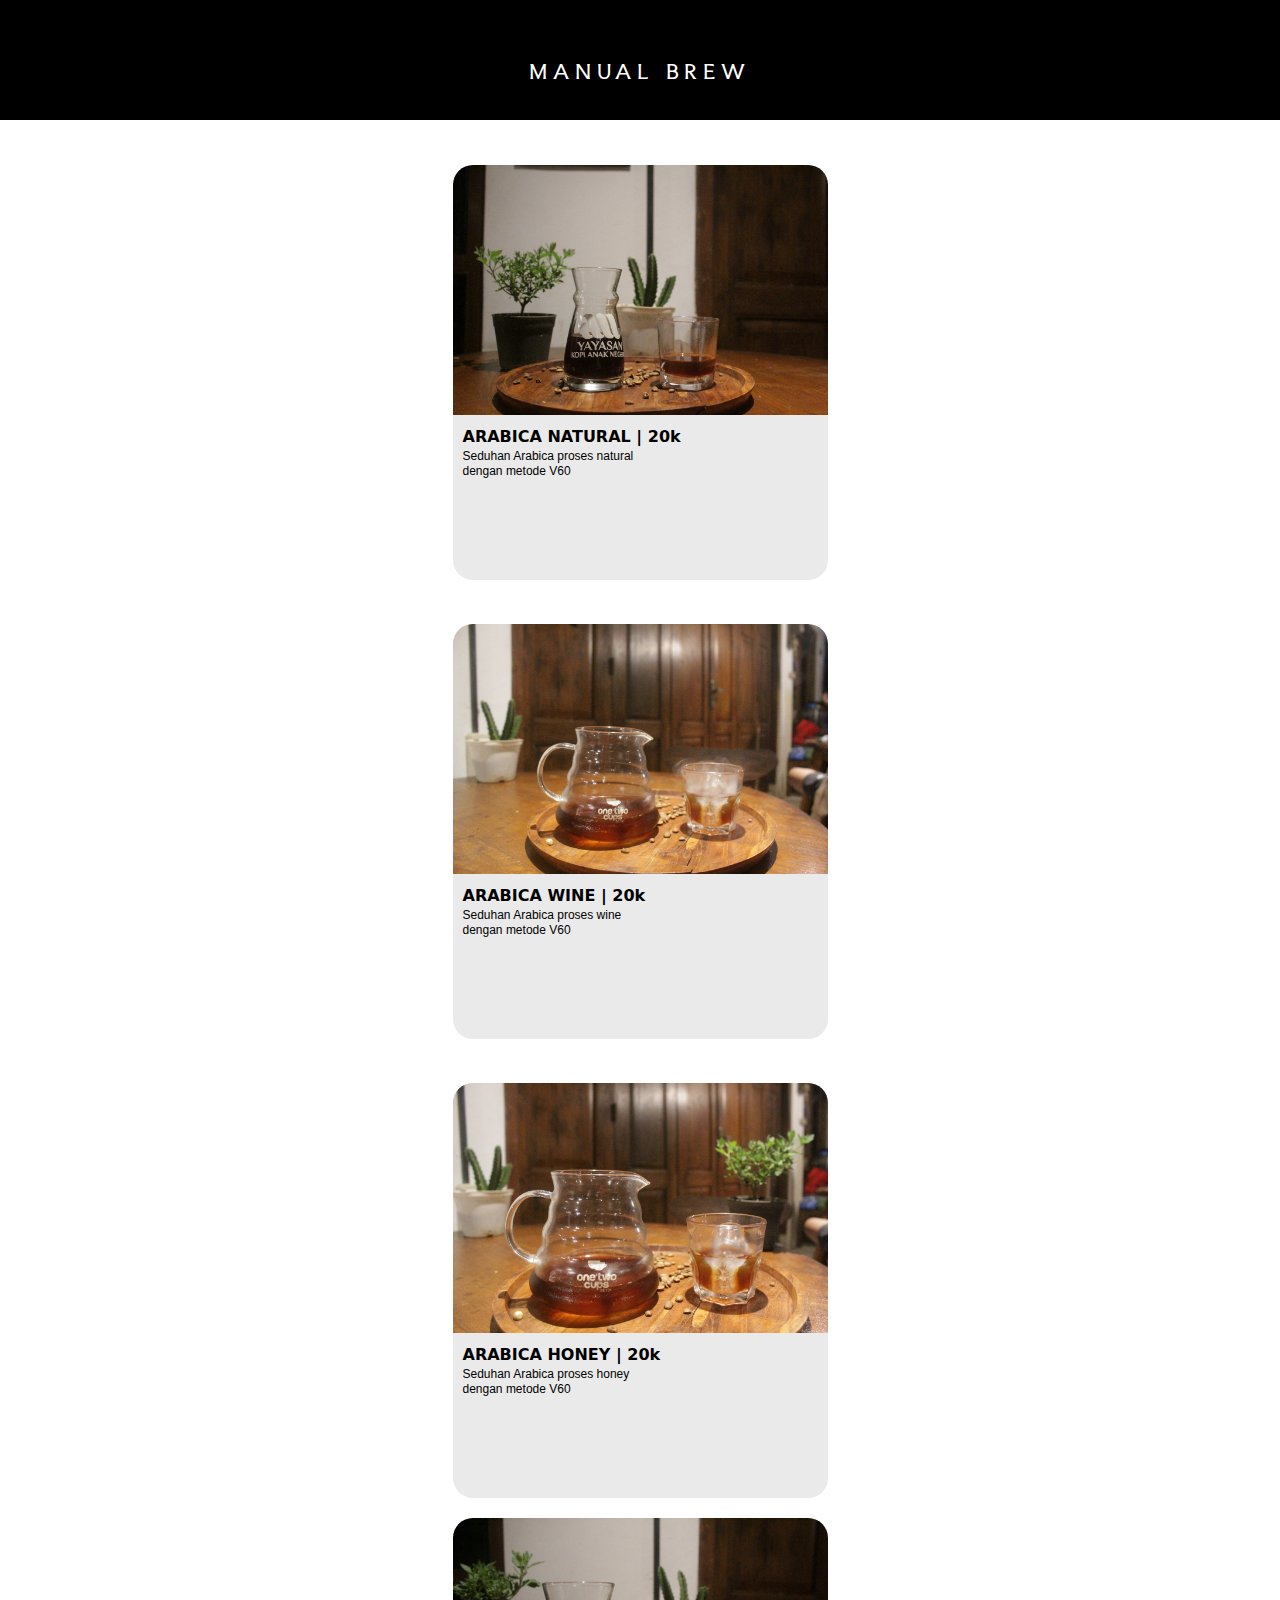
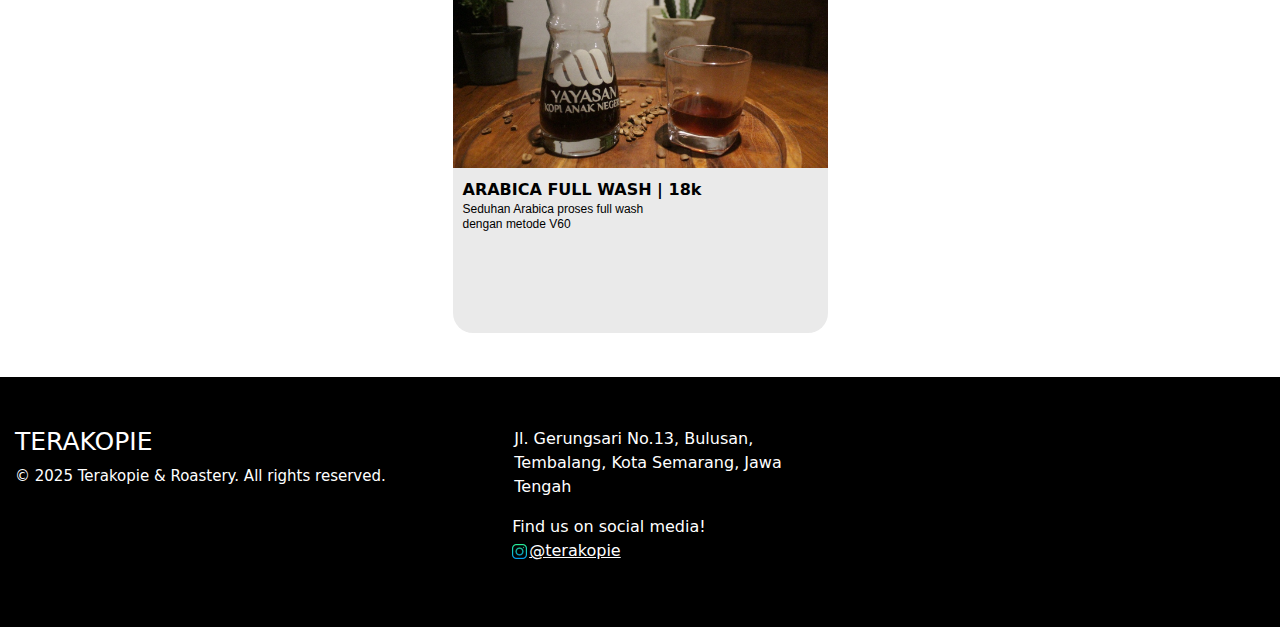
<file: manual.html>
<!DOCTYPE html>
<html lang="en">

<head>
    <meta charset="UTF-8">
    <meta name="viewport" content="width=device-width, initial-scale=1.0">
    <title>TERAKOPIE | MANUAL BREW</title>
    <link rel="stylesheet" href="./css/styles.css">
    <link href="https://cdn.jsdelivr.net/npm/bootstrap@5.3.3/dist/css/bootstrap.min.css" rel="stylesheet"
        integrity="sha384-QWTKZyjpPEjISv5WaRU9OFeRpok6YctnYmDr5pNlyT2bRjXh0JMhjY6hW+ALEwIH" crossorigin="anonymous">
    <link rel="stylesheet" href="https://cdnjs.cloudflare.com/ajax/libs/font-awesome/4.7.0/css/font-awesome.min.css">
    <link rel="preconnect" href="https://fonts.googleapis.com">
    <link rel="preconnect" href="https://fonts.gstatic.com" crossorigin>
    <link
        href="https://fonts.googleapis.com/css2?family=Asap:ital,wght@0,100..900;1,100..900&family=EB+Garamond:ital,wght@0,400..800;1,400..800&family=Faculty+Glyphic&family=IBM+Plex+Sans:ital,wght@0,100;0,200;0,300;0,400;0,500;0,600;0,700;1,100;1,200;1,300;1,400;1,500;1,600;1,700&family=Poppins:ital,wght@0,100;0,200;0,300;0,400;0,500;0,600;0,700;0,800;0,900;1,100;1,200;1,300;1,400;1,500;1,600;1,700;1,800;1,900&family=Roboto+Condensed:ital,wght@0,100..900;1,100..900&family=Roboto:ital,wght@0,100;0,300;0,400;0,500;0,700;0,900;1,100;1,300;1,400;1,500;1,700;1,900&display=swap"
        rel="stylesheet">
</head>

<body>

    <header>
        <div style="background-color: rgb(0, 0, 0); text-align:center;" class="header">
            <div class="logo-menu">
                <h1 style="font-size: 20px;">MANUAL BREW</h1>
            </div>
        </div>
    </header>
    <main>

        <div class="content-menu">

            <div class="card-content-menu">
                <div class="card-img-menu">
                    <img width="310px" src="/src/8.jpg" alt="">
                </div>
                <div class="card-title-menu">
                    <strong>ARABICA NATURAL | 20k</strong>
                    <p style="font-size: 12px; font-weight: 400; width: 200px;">Seduhan Arabica proses natural dengan metode V60</p>
                </div>
            </div>
            <br>
            <div class="card-content-menu">
                <div class="card-img-menu">
                    <img width="310px" src="/src/4.jpg" alt="">
                </div>
                <div class="card-title-menu">
                    <strong>ARABICA WINE | 20k</strong>
                    <p style="font-size: 12px; font-weight: 400; width: 200px;">Seduhan Arabica proses wine dengan metode V60</p>
                </div>
            </div>
            <br>
            <div class="card-content-menu">
                <div class="card-img-menu">
                    <img width="310px" src="/src/5.jpg" alt="">
                </div>
                <div class="card-title-menu">
                    <strong>ARABICA HONEY | 20k</strong>
                    <p style="font-size: 12px; font-weight: 400; width: 200px;">Seduhan Arabica proses honey dengan metode V60</p>
                </div>
            </div>

            <div class="card-content-menu">
                <div class="card-img-menu">
                    <img width="310px" src="/src/3.jpg" alt="">
                </div>
                <div class="card-title-menu">
                    <strong>ARABICA FULL WASH | 18k</strong>
                    <p style="font-size: 12px; font-weight: 400; width: 200px;">Seduhan Arabica proses full wash dengan metode V60</p>
                </div>
            </div>
        </div>

    </main>

    <br>
    <footer>
        <div class="footer-logo">
            <h1>TERAKOPIE</h1>
            <p style="font-size: 15px;">&copy; 2025 Terakopie & Roastery. All rights reserved.</p>
        </div>
        <div class="footer-info">
            <p>Jl. Gerungsari No.13, Bulusan, Tembalang, Kota Semarang, Jawa Tengah</p>
            Find us on social media!
            <a href="https://www.instagram.com/terakopie/">
                <div class="social">
                    <div class="svg">
                        <svg width="15" height="15" viewBox="0 0 15 15" fill="none" xmlns="http://www.w3.org/2000/svg"
                            xmlns:xlink="http://www.w3.org/1999/xlink">
                            <rect width="15" height="15" fill="url(#pattern0_2_101)" />
                            <defs>
                                <pattern id="pattern0_2_101" patternContentUnits="objectBoundingBox" width="1"
                                    height="1">
                                    <use xlink:href="#image0_2_101" transform="scale(0.0078125)" />
                                </pattern>
                                <image id="image0_2_101" width="128" height="128"
                                    xlink:href="[data-uri]" />
                            </defs>
                        </svg>
                    </div>
                    <p>@terakopie</p>
                </div>
            </a>
        </div>
    </footer>
</body>

</html>
</file>
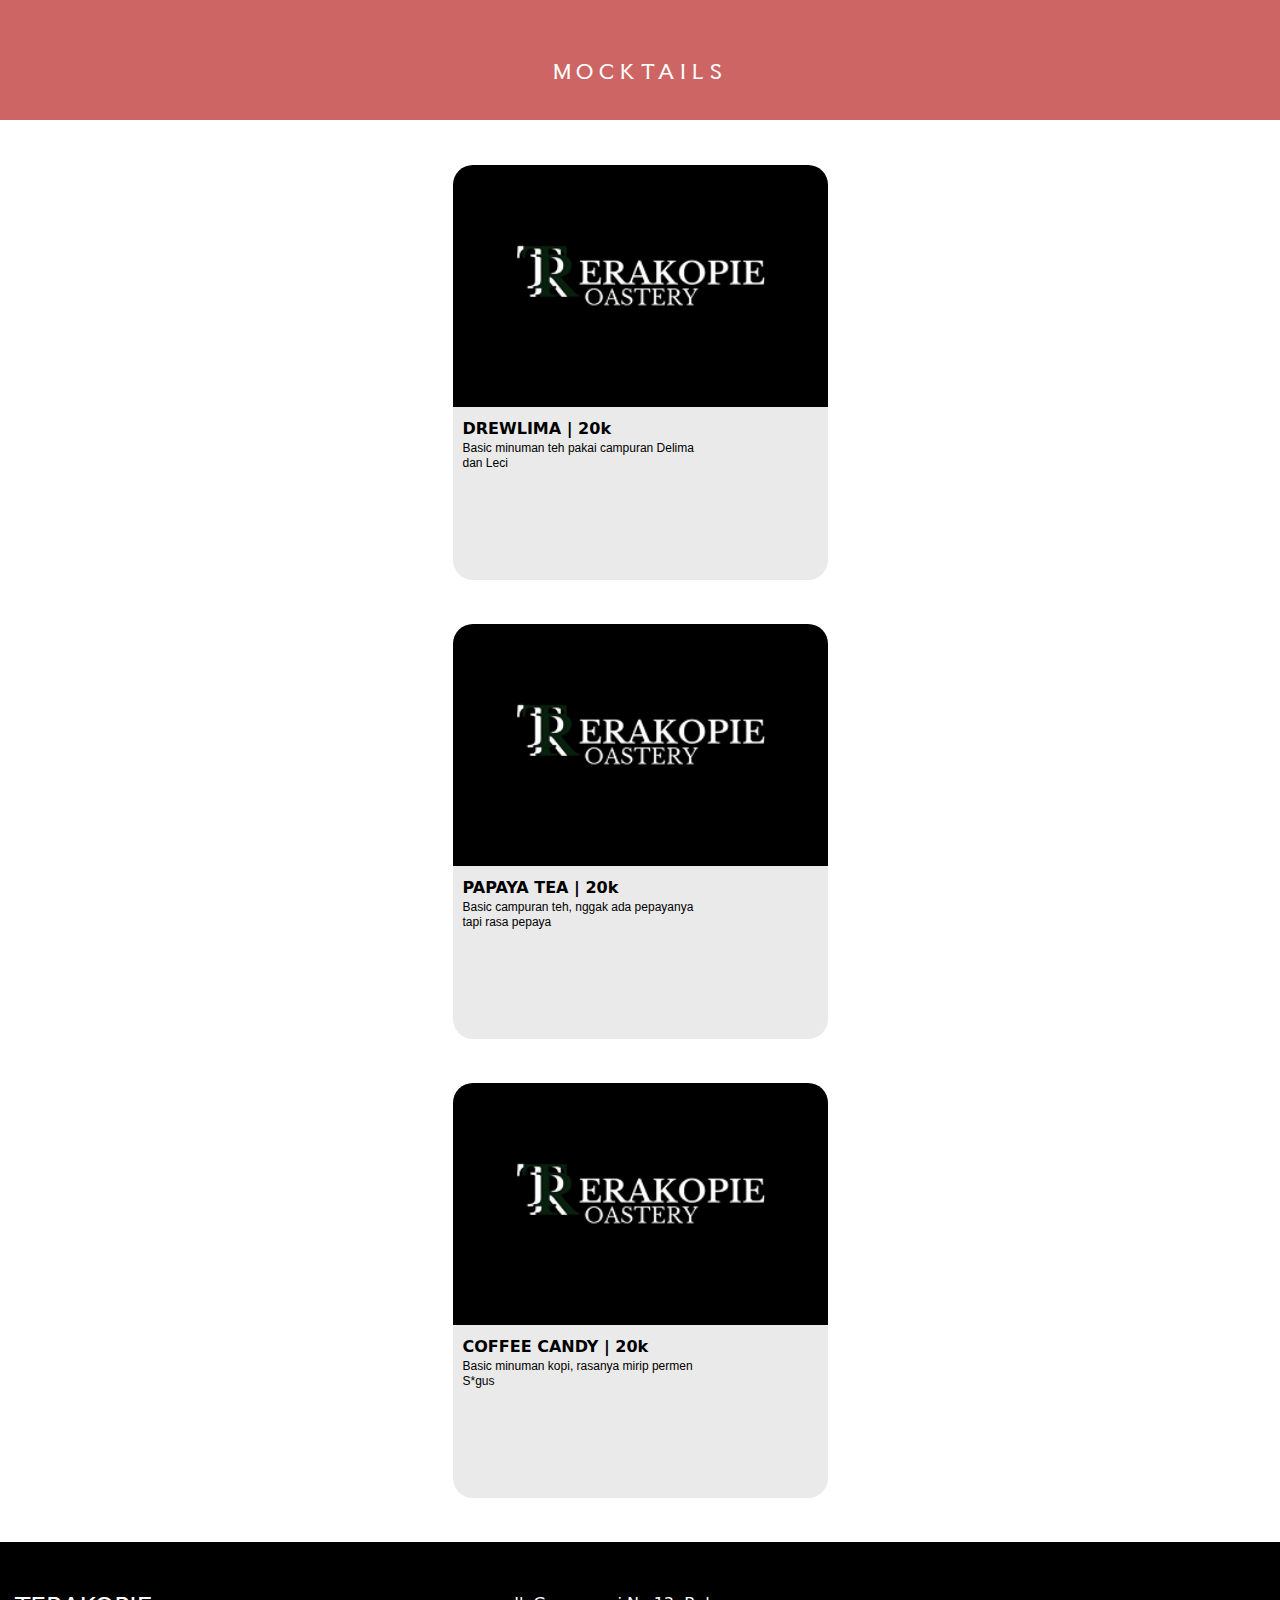
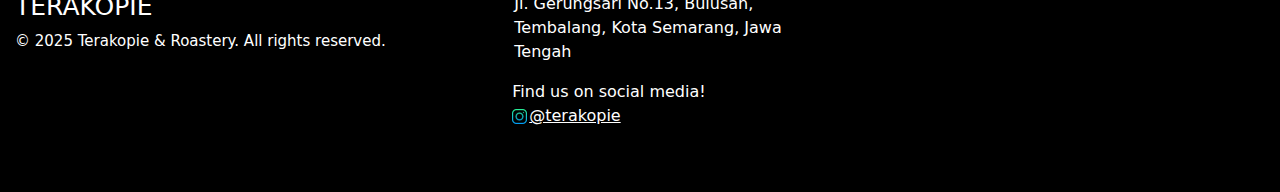
<file: mocktails.html>
<!DOCTYPE html>
<html lang="en">

<head>
    <meta charset="UTF-8">
    <meta name="viewport" content="width=device-width, initial-scale=1.0">
    <title>TERAKOPIE | MOCKTAILS</title>
    <link rel="stylesheet" href="./css/styles.css">
    <link href="https://cdn.jsdelivr.net/npm/bootstrap@5.3.3/dist/css/bootstrap.min.css" rel="stylesheet"
        integrity="sha384-QWTKZyjpPEjISv5WaRU9OFeRpok6YctnYmDr5pNlyT2bRjXh0JMhjY6hW+ALEwIH" crossorigin="anonymous">
    <link rel="stylesheet" href="https://cdnjs.cloudflare.com/ajax/libs/font-awesome/4.7.0/css/font-awesome.min.css">
    <link rel="preconnect" href="https://fonts.googleapis.com">
    <link rel="preconnect" href="https://fonts.gstatic.com" crossorigin>
    <link
        href="https://fonts.googleapis.com/css2?family=Asap:ital,wght@0,100..900;1,100..900&family=EB+Garamond:ital,wght@0,400..800;1,400..800&family=Faculty+Glyphic&family=IBM+Plex+Sans:ital,wght@0,100;0,200;0,300;0,400;0,500;0,600;0,700;1,100;1,200;1,300;1,400;1,500;1,600;1,700&family=Poppins:ital,wght@0,100;0,200;0,300;0,400;0,500;0,600;0,700;0,800;0,900;1,100;1,200;1,300;1,400;1,500;1,600;1,700;1,800;1,900&family=Roboto+Condensed:ital,wght@0,100..900;1,100..900&family=Roboto:ital,wght@0,100;0,300;0,400;0,500;0,700;0,900;1,100;1,300;1,400;1,500;1,700;1,900&display=swap"
        rel="stylesheet">
</head>

<body>

    <header>
        <div style="background-color: rgba(205, 101, 101, 1); text-align:center;" class="header">
            <div class="logo-menu">
                <h1 style="font-size: 20px; color: white;">MOCKTAILS</h1>
            </div>
        </div>
    </header>
    <main>

        <div class="content-menu">

            <div class="card-content-menu">
                <div class="card-img-menu">
                    <img width="310px" src="/src/logo-menu.png" alt="">
                </div>
                <div class="card-title-menu">
                    <strong>DREWLIMA | 20k</strong>
                    <p style="font-size: 12px; font-weight: 400; width: 250px;">Basic minuman teh pakai campuran Delima dan Leci</p>
                </div>
            </div>
            <br>
            <div class="card-content-menu">
                <div class="card-img-menu">
                    <img width="310px" src="/src/logo-menu.png" alt="">
                </div>
                <div class="card-title-menu">
                    <strong>PAPAYA TEA | 20k</strong>
                    <p style="font-size: 12px; font-weight: 400; width: 250px;">Basic campuran teh, nggak ada pepayanya tapi rasa pepaya</p>
                </div>
            </div>
            <br>
            <div class="card-content-menu">
                <div class="card-img-menu">
                    <img width="310px" src="/src/logo-menu.png" alt="">
                </div>
                <div class="card-title-menu">
                    <strong>COFFEE CANDY | 20k</strong>
                    <p style="font-size: 12px; font-weight: 400; width: 250px;">Basic minuman kopi, rasanya mirip permen S*gus</p>
                </div>
            </div>

        </div>

    </main>

    <br>
    <footer>
        <div class="footer-logo">
            <h1>TERAKOPIE</h1>
            <p style="font-size: 15px;">&copy; 2025 Terakopie & Roastery. All rights reserved.</p>
        </div>
        <div class="footer-info">
            <p>Jl. Gerungsari No.13, Bulusan, Tembalang, Kota Semarang, Jawa Tengah</p>
            Find us on social media!
            <a href="https://www.instagram.com/terakopie/">
                <div class="social">
                    <div class="svg">
                        <svg width="15" height="15" viewBox="0 0 15 15" fill="none" xmlns="http://www.w3.org/2000/svg"
                            xmlns:xlink="http://www.w3.org/1999/xlink">
                            <rect width="15" height="15" fill="url(#pattern0_2_101)" />
                            <defs>
                                <pattern id="pattern0_2_101" patternContentUnits="objectBoundingBox" width="1"
                                    height="1">
                                    <use xlink:href="#image0_2_101" transform="scale(0.0078125)" />
                                </pattern>
                                <image id="image0_2_101" width="128" height="128"
                                    xlink:href="[data-uri]" />
                            </defs>
                        </svg>
                    </div>
                    <p>@terakopie</p>
                </div>
            </a>
        </div>
    </footer>
</body>

</html>
</file>
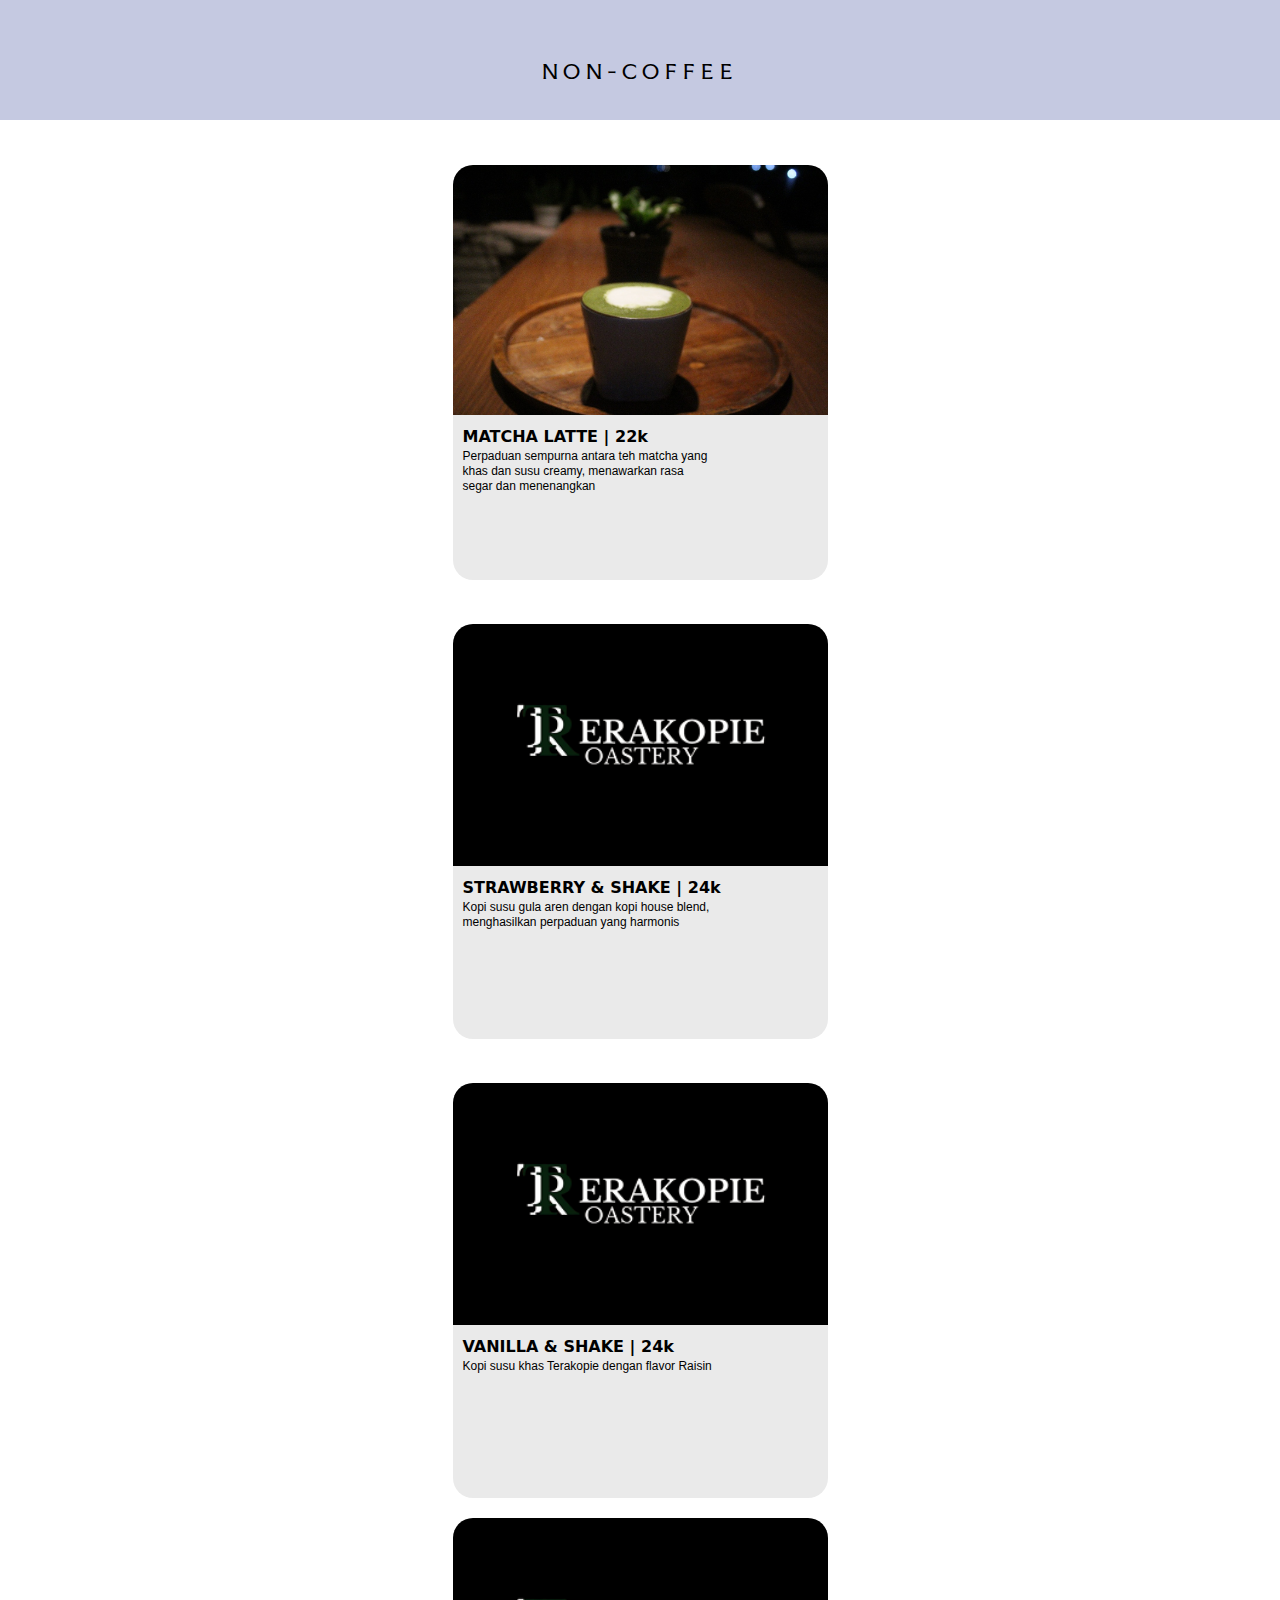
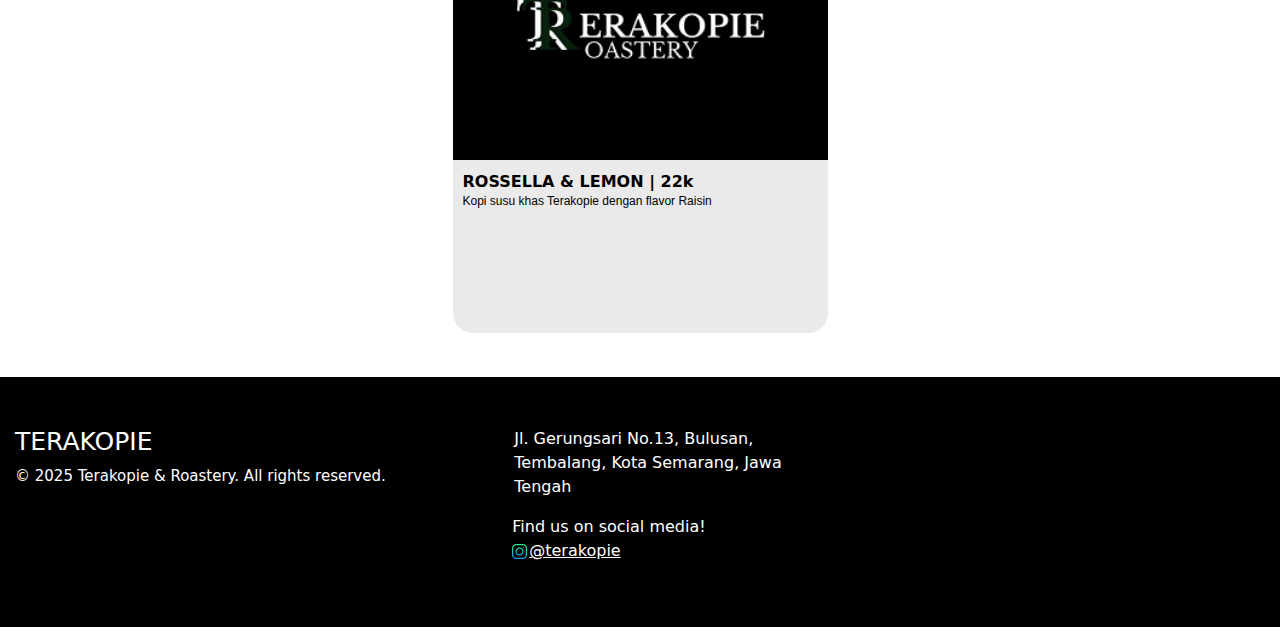
<file: non-coffee.html>
<!DOCTYPE html>
<html lang="en">

<head>
    <meta charset="UTF-8">
    <meta name="viewport" content="width=device-width, initial-scale=1.0">
    <title>TERAKOPIE | NON-COFFEE</title>
    <link rel="stylesheet" href="./css/styles.css">
    <link href="https://cdn.jsdelivr.net/npm/bootstrap@5.3.3/dist/css/bootstrap.min.css" rel="stylesheet"
        integrity="sha384-QWTKZyjpPEjISv5WaRU9OFeRpok6YctnYmDr5pNlyT2bRjXh0JMhjY6hW+ALEwIH" crossorigin="anonymous">
    <link rel="stylesheet" href="https://cdnjs.cloudflare.com/ajax/libs/font-awesome/4.7.0/css/font-awesome.min.css">
    <link rel="preconnect" href="https://fonts.googleapis.com">
    <link rel="preconnect" href="https://fonts.gstatic.com" crossorigin>
    <link
        href="https://fonts.googleapis.com/css2?family=Asap:ital,wght@0,100..900;1,100..900&family=EB+Garamond:ital,wght@0,400..800;1,400..800&family=Faculty+Glyphic&family=IBM+Plex+Sans:ital,wght@0,100;0,200;0,300;0,400;0,500;0,600;0,700;1,100;1,200;1,300;1,400;1,500;1,600;1,700&family=Poppins:ital,wght@0,100;0,200;0,300;0,400;0,500;0,600;0,700;0,800;0,900;1,100;1,200;1,300;1,400;1,500;1,600;1,700;1,800;1,900&family=Roboto+Condensed:ital,wght@0,100..900;1,100..900&family=Roboto:ital,wght@0,100;0,300;0,400;0,500;0,700;0,900;1,100;1,300;1,400;1,500;1,700;1,900&display=swap"
        rel="stylesheet">
</head>

<body>

    <header>
        <div style="background-color: rgba(197, 201, 225, 1); text-align:center;" class="header">
            <div class="logo-menu">
                <h1 style="font-size: 20px; color: black;">NON-COFFEE</h1>
            </div>
        </div>
    </header>
    <main>

        <div class="content-menu">

            <div class="card-content-menu">
                <div class="card-img-menu">
                    <img width="310px" src="/src/matcha-latte.jpg" alt="">
                </div>
                <div class="card-title-menu">
                    <strong>MATCHA LATTE | 22k</strong>
                    <p style="font-size: 12px; font-weight: 400; width: 250px;">Perpaduan sempurna antara teh matcha yang khas dan susu creamy, menawarkan rasa segar dan menenangkan</p>
                </div>
            </div>
            <br>
            <div class="card-content-menu">
                <div class="card-img-menu">
                    <img width="310px" src="/src/logo-menu.png" alt="">
                </div>
                <div class="card-title-menu">
                    <strong>STRAWBERRY & SHAKE | 24k</strong>
                    <p style="font-size: 12px; font-weight: 400; width: 250px;">Kopi susu gula aren dengan kopi house
                        blend, menghasilkan perpaduan yang harmonis</p>
                </div>
            </div>
            <br>
            <div class="card-content-menu">
                <div class="card-img-menu">
                    <img width="310px" src="/src/logo-menu.png" alt="">
                </div>
                <div class="card-title-menu">
                    <strong>VANILLA & SHAKE | 24k</strong>
                    <p style="font-size: 12px; font-weight: 400; width: 250px;">Kopi susu khas Terakopie dengan flavor
                        Raisin</p>
                </div>
            </div>
            <div class="card-content-menu">
                <div class="card-img-menu">
                    <img width="310px" src="/src/logo-menu.png" alt="">
                </div>
                <div class="card-title-menu">
                    <strong>ROSSELLA & LEMON | 22k</strong>
                    <p style="font-size: 12px; font-weight: 400; width: 250px;">Kopi susu khas Terakopie dengan flavor
                        Raisin</p>
                </div>
            </div>

        </div>

    </main>

    <br>
        <footer>
            <div class="footer-logo">
                <h1>TERAKOPIE</h1>
                <p style="font-size: 15px;">&copy; 2025 Terakopie & Roastery. All rights reserved.</p>
            </div>
            <div class="footer-info">
                <p>Jl. Gerungsari No.13, Bulusan, Tembalang, Kota Semarang, Jawa Tengah</p>
                Find us on social media!
                <a href="https://www.instagram.com/terakopie/">
                    <div class="social">
                        <div class="svg">
                            <svg width="15" height="15" viewBox="0 0 15 15" fill="none" xmlns="http://www.w3.org/2000/svg"
                                xmlns:xlink="http://www.w3.org/1999/xlink">
                                <rect width="15" height="15" fill="url(#pattern0_2_101)" />
                                <defs>
                                    <pattern id="pattern0_2_101" patternContentUnits="objectBoundingBox" width="1"
                                        height="1">
                                        <use xlink:href="#image0_2_101" transform="scale(0.0078125)" />
                                    </pattern>
                                    <image id="image0_2_101" width="128" height="128"
                                        xlink:href="[data-uri]" />
                                </defs>
                            </svg>
                        </div>
                        <p>@terakopie</p>
                    </div>
                </a>
            </div>
        </footer>
</body>

</html>
</file>
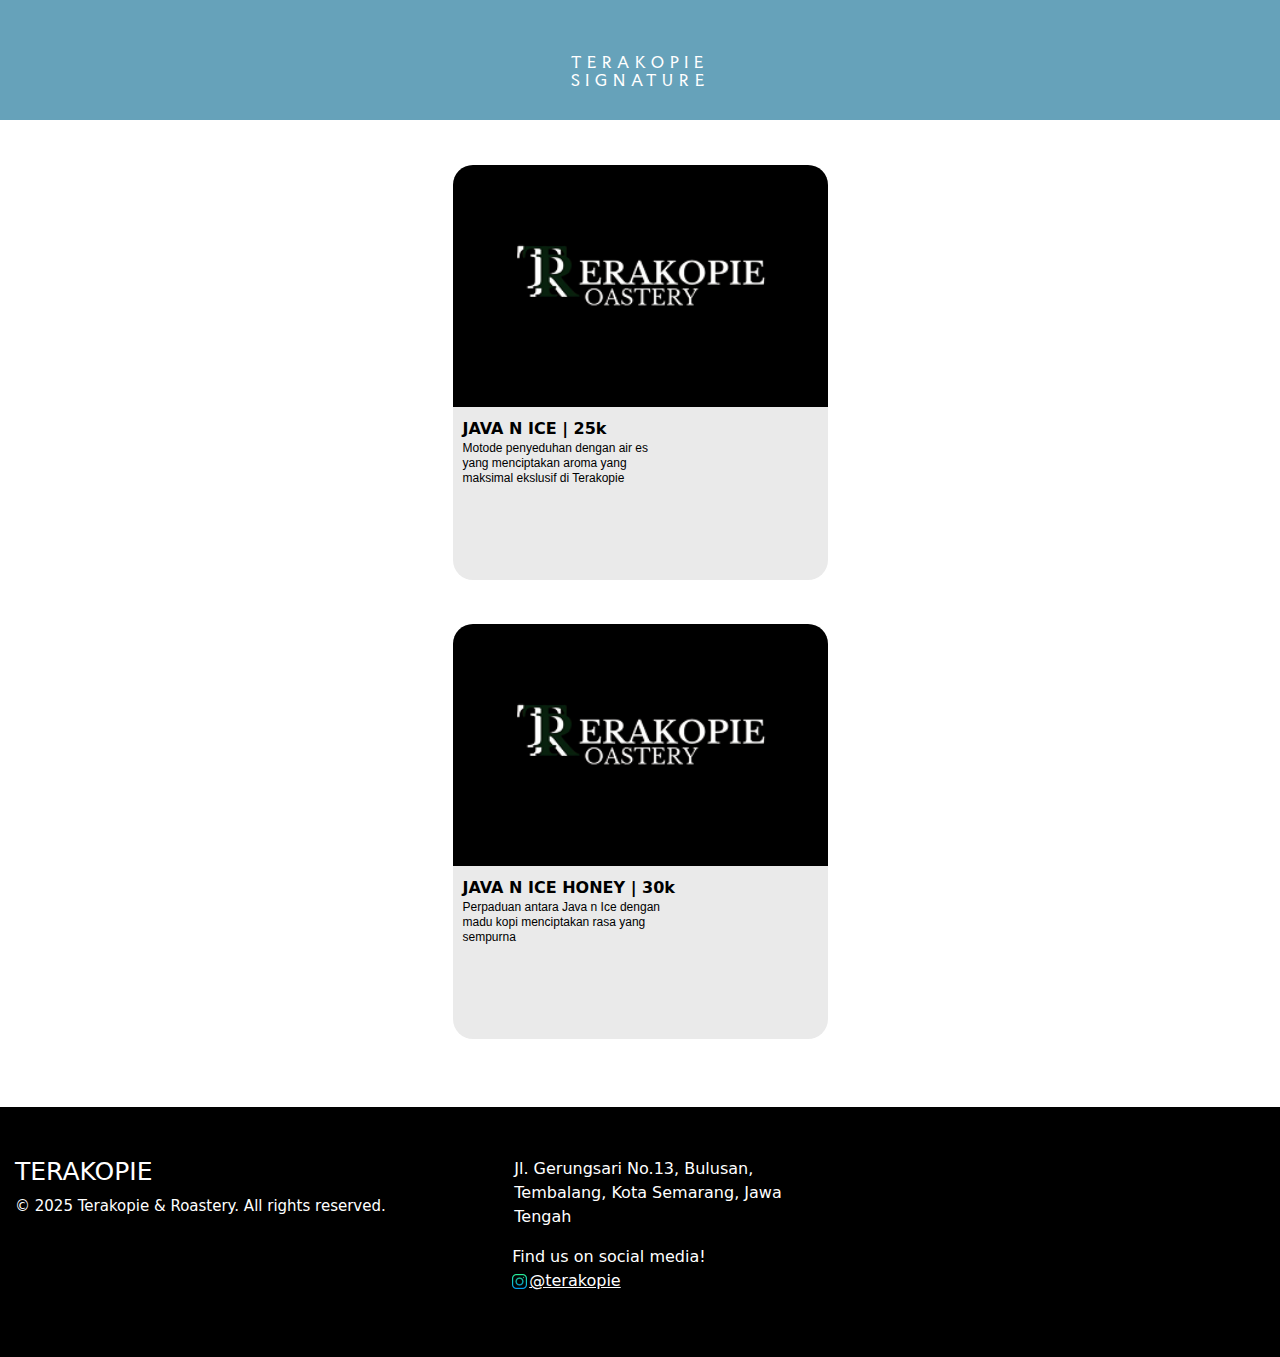
<file: signature.html>
<!DOCTYPE html>
<html lang="en">

<head>
    <meta charset="UTF-8">
    <meta name="viewport" content="width=device-width, initial-scale=1.0">
    <title>TERAKOPIE | TERAKOPIE SIGNATURE</title>
    <link rel="stylesheet" href="./css/styles.css">
    <link href="https://cdn.jsdelivr.net/npm/bootstrap@5.3.3/dist/css/bootstrap.min.css" rel="stylesheet"
        integrity="sha384-QWTKZyjpPEjISv5WaRU9OFeRpok6YctnYmDr5pNlyT2bRjXh0JMhjY6hW+ALEwIH" crossorigin="anonymous">
    <link rel="stylesheet" href="https://cdnjs.cloudflare.com/ajax/libs/font-awesome/4.7.0/css/font-awesome.min.css">
    <link rel="preconnect" href="https://fonts.googleapis.com">
    <link rel="preconnect" href="https://fonts.gstatic.com" crossorigin>
    <link
        href="https://fonts.googleapis.com/css2?family=Asap:ital,wght@0,100..900;1,100..900&family=EB+Garamond:ital,wght@0,400..800;1,400..800&family=Faculty+Glyphic&family=IBM+Plex+Sans:ital,wght@0,100;0,200;0,300;0,400;0,500;0,600;0,700;1,100;1,200;1,300;1,400;1,500;1,600;1,700&family=Poppins:ital,wght@0,100;0,200;0,300;0,400;0,500;0,600;0,700;0,800;0,900;1,100;1,200;1,300;1,400;1,500;1,600;1,700;1,800;1,900&family=Roboto+Condensed:ital,wght@0,100..900;1,100..900&family=Roboto:ital,wght@0,100;0,300;0,400;0,500;0,700;0,900;1,100;1,300;1,400;1,500;1,700;1,900&display=swap"
        rel="stylesheet">
</head>

<body>

    <header>
        <div style="background-color: rgba(102, 162, 186, 1); text-align:center;" class="header">
            <div class="logo-menu">
                <h1 style="font-size: 15px;">TERAKOPIE SIGNATURE</h1>
            </div>
        </div>
    </header>
    <main>    <main>

        <div class="content-menu">

            <div class="card-content-menu">
            <div class="card-img-menu">
                <img width="310px" src="/src/logo-menu.png" alt="">
            </div>
            <div class="card-title-menu">
                <strong>JAVA N ICE | 25k</strong>
                <p style="font-size: 12px; font-weight: 400; width: 200px;">Motode penyeduhan dengan air es yang menciptakan aroma yang maksimal ekslusif di Terakopie</p>
            </div>
            </div>
            <br>
            <div class="card-content-menu">
            <div class="card-img-menu">
                <img width="310px" src="/src/logo-menu.png" alt="">
            </div>
            <div class="card-title-menu">
                <strong>JAVA N ICE HONEY | 30k</strong>
                <p style="font-size: 12px; font-weight: 400; width: 200px;">Perpaduan antara Java n Ice dengan madu kopi menciptakan rasa yang sempurna</p>
            </div>
            </div>
            <br>

        </div>

    </main>

    <br>
    <footer>
        <div class="footer-logo">
            <h1>TERAKOPIE</h1>
            <p style="font-size: 15px;">&copy; 2025 Terakopie & Roastery. All rights reserved.</p>
        </div>
        <div class="footer-info">
            <p>Jl. Gerungsari No.13, Bulusan, Tembalang, Kota Semarang, Jawa Tengah</p>
            Find us on social media!
            <a href="https://www.instagram.com/terakopie/">
                <div class="social">
                    <div class="svg">
                        <svg width="15" height="15" viewBox="0 0 15 15" fill="none" xmlns="http://www.w3.org/2000/svg"
                            xmlns:xlink="http://www.w3.org/1999/xlink">
                            <rect width="15" height="15" fill="url(#pattern0_2_101)" />
                            <defs>
                                <pattern id="pattern0_2_101" patternContentUnits="objectBoundingBox" width="1"
                                    height="1">
                                    <use xlink:href="#image0_2_101" transform="scale(0.0078125)" />
                                </pattern>
                                <image id="image0_2_101" width="128" height="128"
                                    xlink:href="[data-uri]" />
                            </defs>
                        </svg>
                    </div>
                    <p>@terakopie</p>
                </div>
            </a>
        </div>
    </footer>
</body>

</html>
</file>
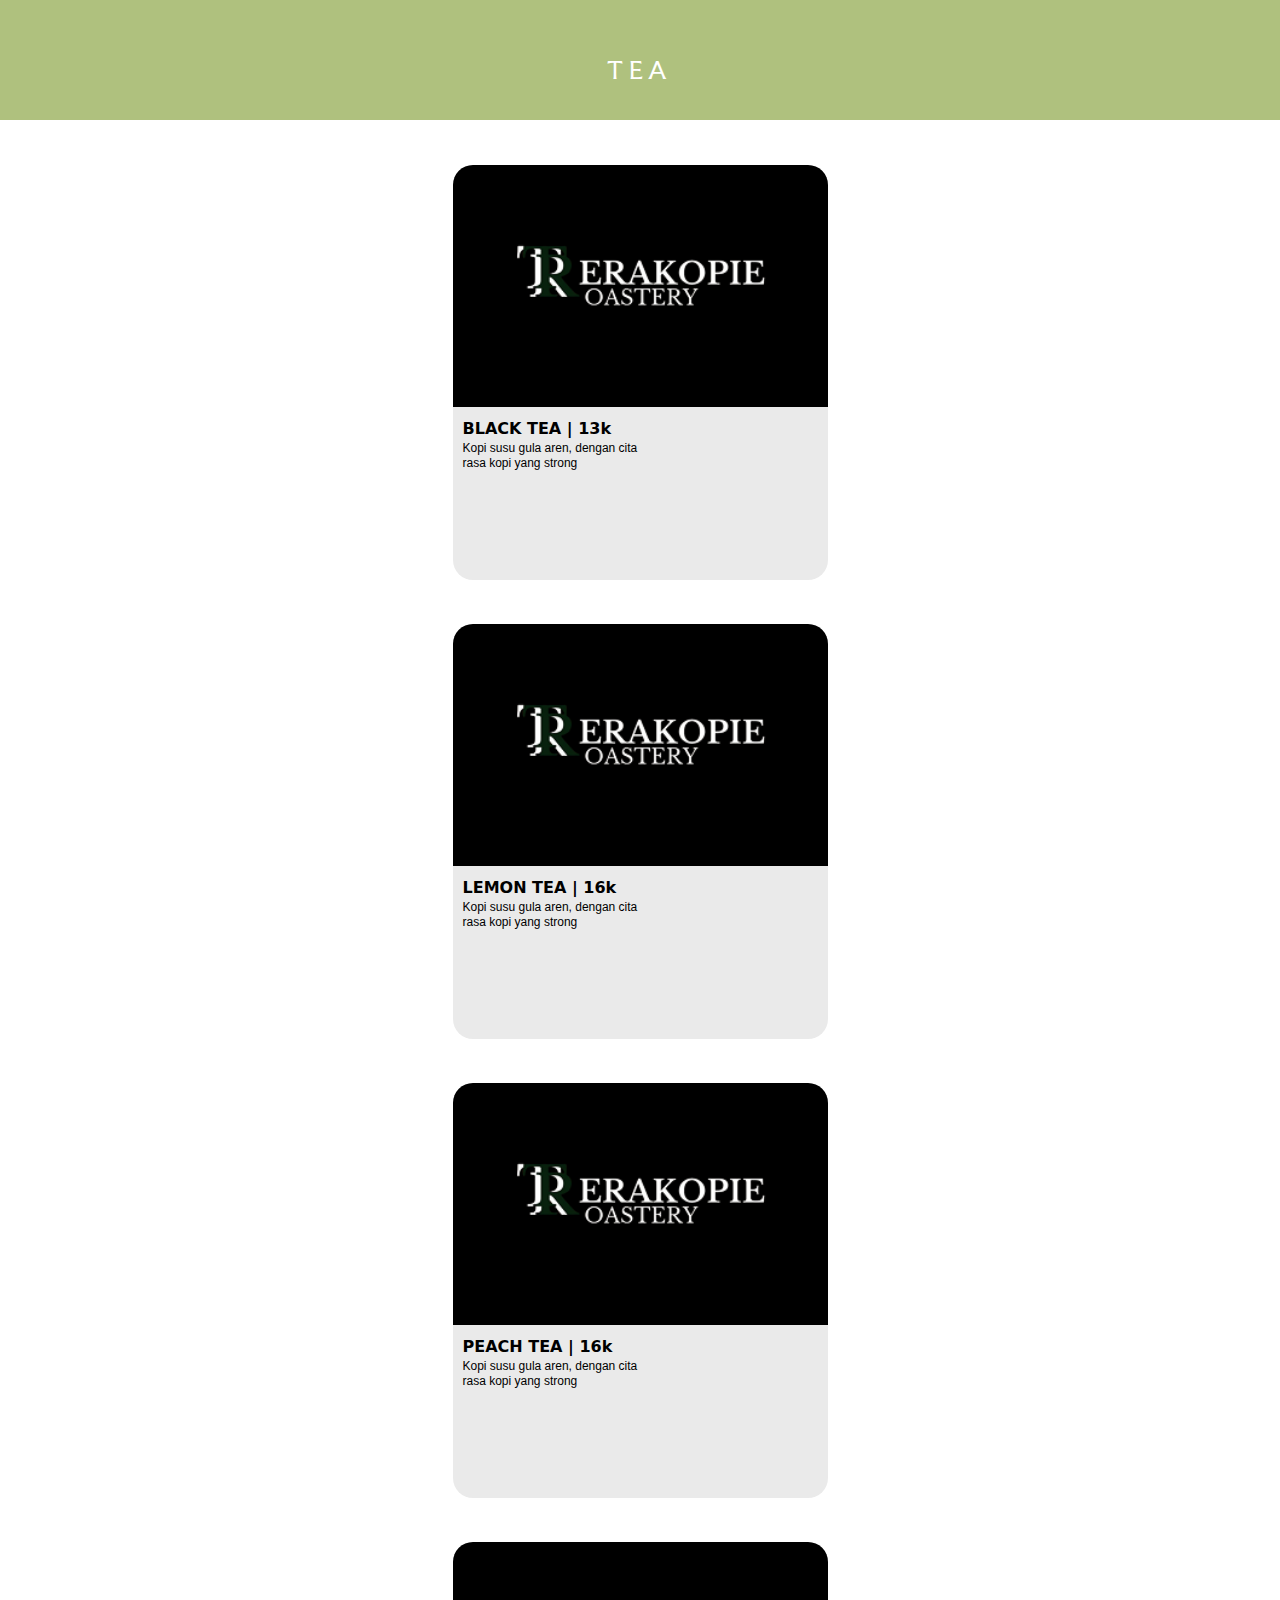
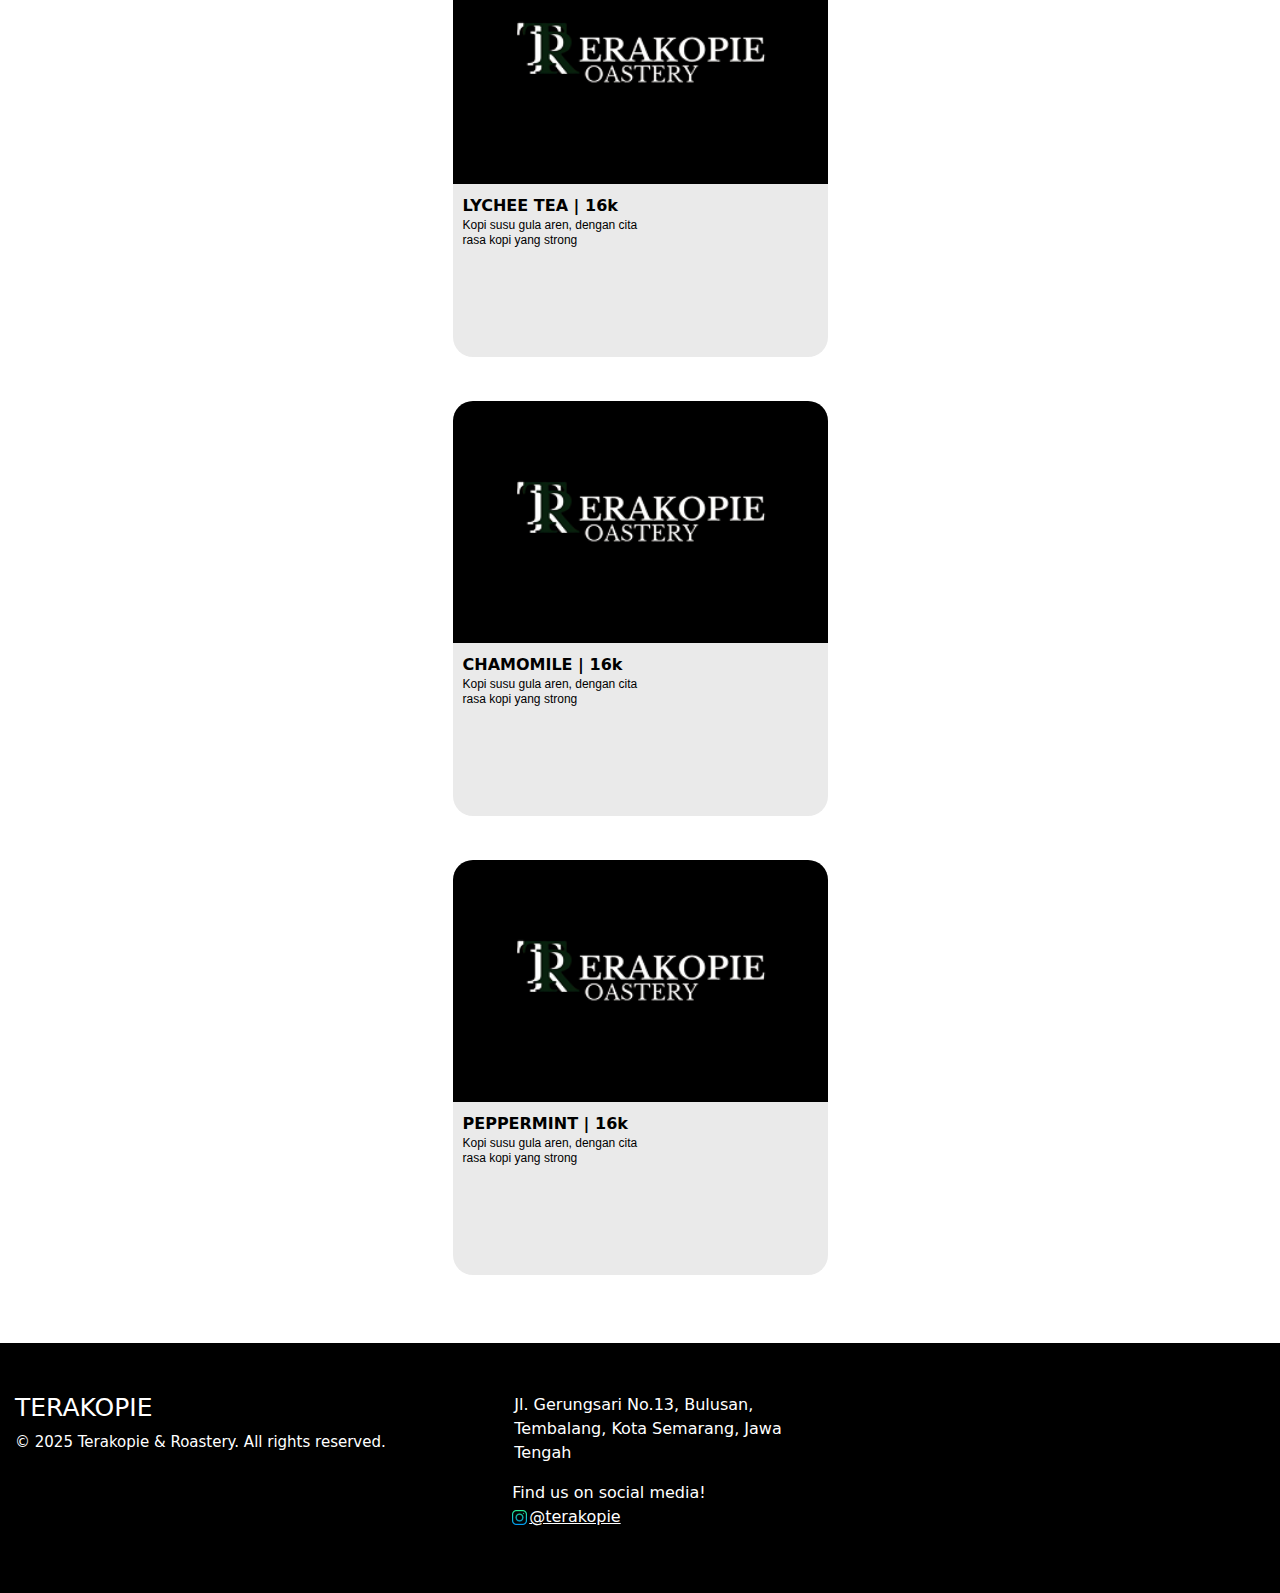
<file: tea.html>
<!DOCTYPE html>
<html lang="en">

<head>
    <meta charset="UTF-8">
    <meta name="viewport" content="width=device-width, initial-scale=1.0">
    <title>TERAKOPIE | TEA</title>
    <link rel="stylesheet" href="./css/styles.css">
    <link href="https://cdn.jsdelivr.net/npm/bootstrap@5.3.3/dist/css/bootstrap.min.css" rel="stylesheet"
        integrity="sha384-QWTKZyjpPEjISv5WaRU9OFeRpok6YctnYmDr5pNlyT2bRjXh0JMhjY6hW+ALEwIH" crossorigin="anonymous">
    <link rel="stylesheet" href="https://cdnjs.cloudflare.com/ajax/libs/font-awesome/4.7.0/css/font-awesome.min.css">
    <link rel="preconnect" href="https://fonts.googleapis.com">
    <link rel="preconnect" href="https://fonts.gstatic.com" crossorigin>
    <link
        href="https://fonts.googleapis.com/css2?family=Asap:ital,wght@0,100..900;1,100..900&family=EB+Garamond:ital,wght@0,400..800;1,400..800&family=Faculty+Glyphic&family=IBM+Plex+Sans:ital,wght@0,100;0,200;0,300;0,400;0,500;0,600;0,700;1,100;1,200;1,300;1,400;1,500;1,600;1,700&family=Poppins:ital,wght@0,100;0,200;0,300;0,400;0,500;0,600;0,700;0,800;0,900;1,100;1,200;1,300;1,400;1,500;1,600;1,700;1,800;1,900&family=Roboto+Condensed:ital,wght@0,100..900;1,100..900&family=Roboto:ital,wght@0,100;0,300;0,400;0,500;0,700;0,900;1,100;1,300;1,400;1,500;1,700;1,900&display=swap"
        rel="stylesheet">
</head>

<body>

    <header>
        <div style="background-color: rgba(175, 193, 126, 1); text-align:center;" class="header">
            <div class="logo-menu">
                <h1 style="font-size: 23px; color:white;">TEA</h1>
            </div>
        </div>
    </header>
    <main>

        <div class="content-menu">

            <div class="card-content-menu">
            <div class="card-img-menu">
                    <img width="310px" src="/src/logo-menu.png" alt="">
                </div>
                <div class="card-title-menu">
                    <strong>BLACK TEA | 13k</strong>
                    <p style="font-size: 12px; font-weight: 400; width: 200px;">Kopi susu gula aren, dengan cita rasa
                        kopi yang strong</p>
                </div>
            </div>
            <br>
            <div class="card-content-menu">
                <div class="card-img-menu">
                    <img width="310px" src="/src/logo-menu.png" alt="">
                </div>
                <div class="card-title-menu">
                    <strong>LEMON TEA | 16k</strong>
                    <p style="font-size: 12px; font-weight: 400; width: 200px;">Kopi susu gula aren, dengan cita rasa
                        kopi yang strong</p>
                </div>
            </div>
            <br>
            <div class="card-content-menu">
                <div class="card-img-menu">
                    <img width="310px" src="/src/logo-menu.png" alt="">
                </div>
                <div class="card-title-menu">
                    <strong>PEACH TEA | 16k</strong>
                    <p style="font-size: 12px; font-weight: 400; width: 200px;">Kopi susu gula aren, dengan cita rasa
                        kopi yang strong</p>
                </div>
            </div>
            <br>
            <div class="card-content-menu">
                <div class="card-img-menu">
                    <img width="310px" src="/src/logo-menu.png" alt="">
                </div>
                <div class="card-title-menu">
                    <strong>LYCHEE TEA | 16k</strong>
                    <p style="font-size: 12px; font-weight: 400; width: 200px;">Kopi susu gula aren, dengan cita rasa
                        kopi yang strong</p>
                </div>
            </div>
            <br>
            <div class="card-content-menu">
                <div class="card-img-menu">
                    <img width="310px" src="/src/logo-menu.png" alt="">
                </div>
                <div class="card-title-menu">
                    <strong>CHAMOMILE | 16k</strong>
                    <p style="font-size: 12px; font-weight: 400; width: 200px;">Kopi susu gula aren, dengan cita rasa
                        kopi yang strong</p>
                </div>
            </div>
            <br>
            <div class="card-content-menu">
                <div class="card-img-menu">
                    <img width="310px" src="/src/logo-menu.png" alt="">
                </div>
                <div class="card-title-menu">
                    <strong>PEPPERMINT | 16k</strong>
                    <p style="font-size: 12px; font-weight: 400; width: 200px;">Kopi susu gula aren, dengan cita rasa
                        kopi yang strong</p>
                </div>
            </div>
            <br>
        </div>

    </main>

    <br>
    <footer>
        <div class="footer-logo">
            <h1>TERAKOPIE</h1>
            <p style="font-size: 15px;">&copy; 2025 Terakopie & Roastery. All rights reserved.</p>
        </div>
        <div class="footer-info">
            <p>Jl. Gerungsari No.13, Bulusan, Tembalang, Kota Semarang, Jawa Tengah</p>
            Find us on social media!
            <a href="https://www.instagram.com/terakopie/">
                <div class="social">
                    <div class="svg">
                        <svg width="15" height="15" viewBox="0 0 15 15" fill="none" xmlns="http://www.w3.org/2000/svg"
                            xmlns:xlink="http://www.w3.org/1999/xlink">
                            <rect width="15" height="15" fill="url(#pattern0_2_101)" />
                            <defs>
                                <pattern id="pattern0_2_101" patternContentUnits="objectBoundingBox" width="1"
                                    height="1">
                                    <use xlink:href="#image0_2_101" transform="scale(0.0078125)" />
                                </pattern>
                                <image id="image0_2_101" width="128" height="128"
                                    xlink:href="[data-uri]" />
                            </defs>
                        </svg>
                    </div>
                    <p>@terakopie</p>
                </div>
            </a>
        </div>
    </footer>
</body>

</html>
</file>
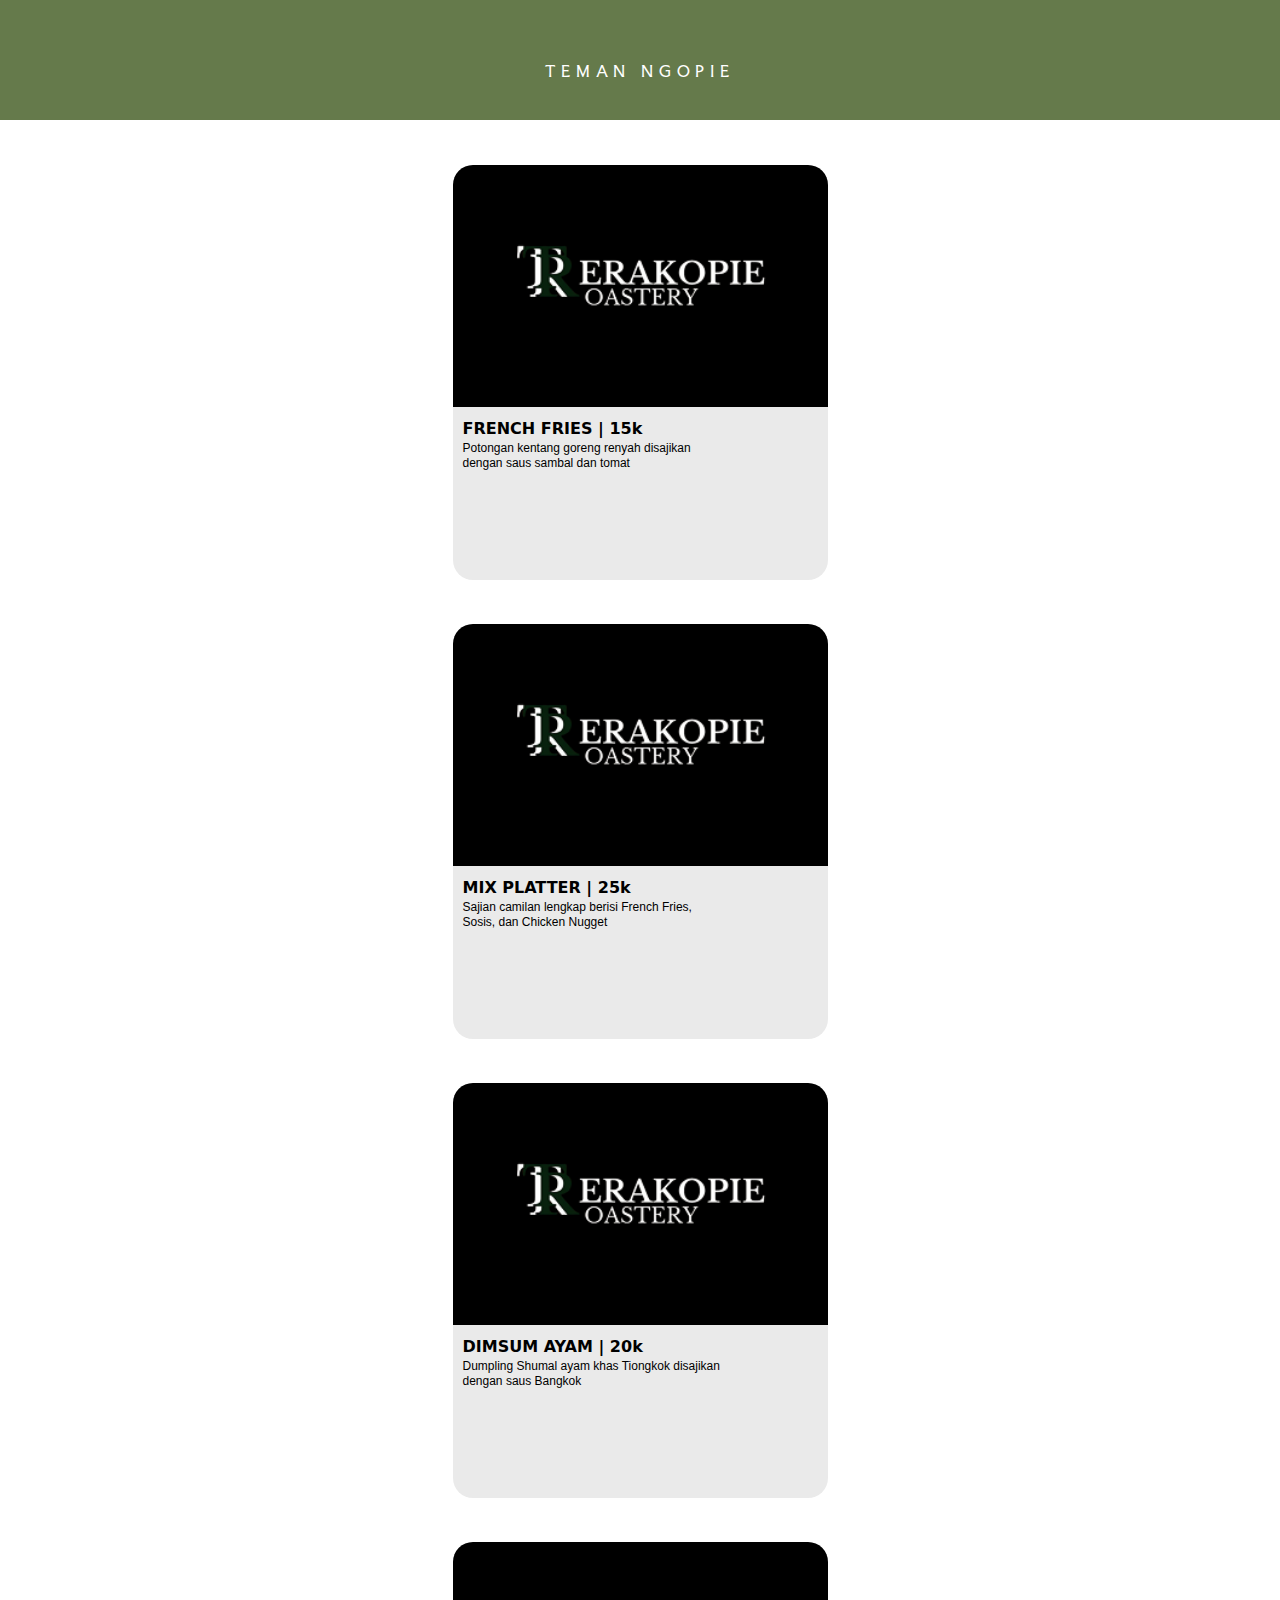
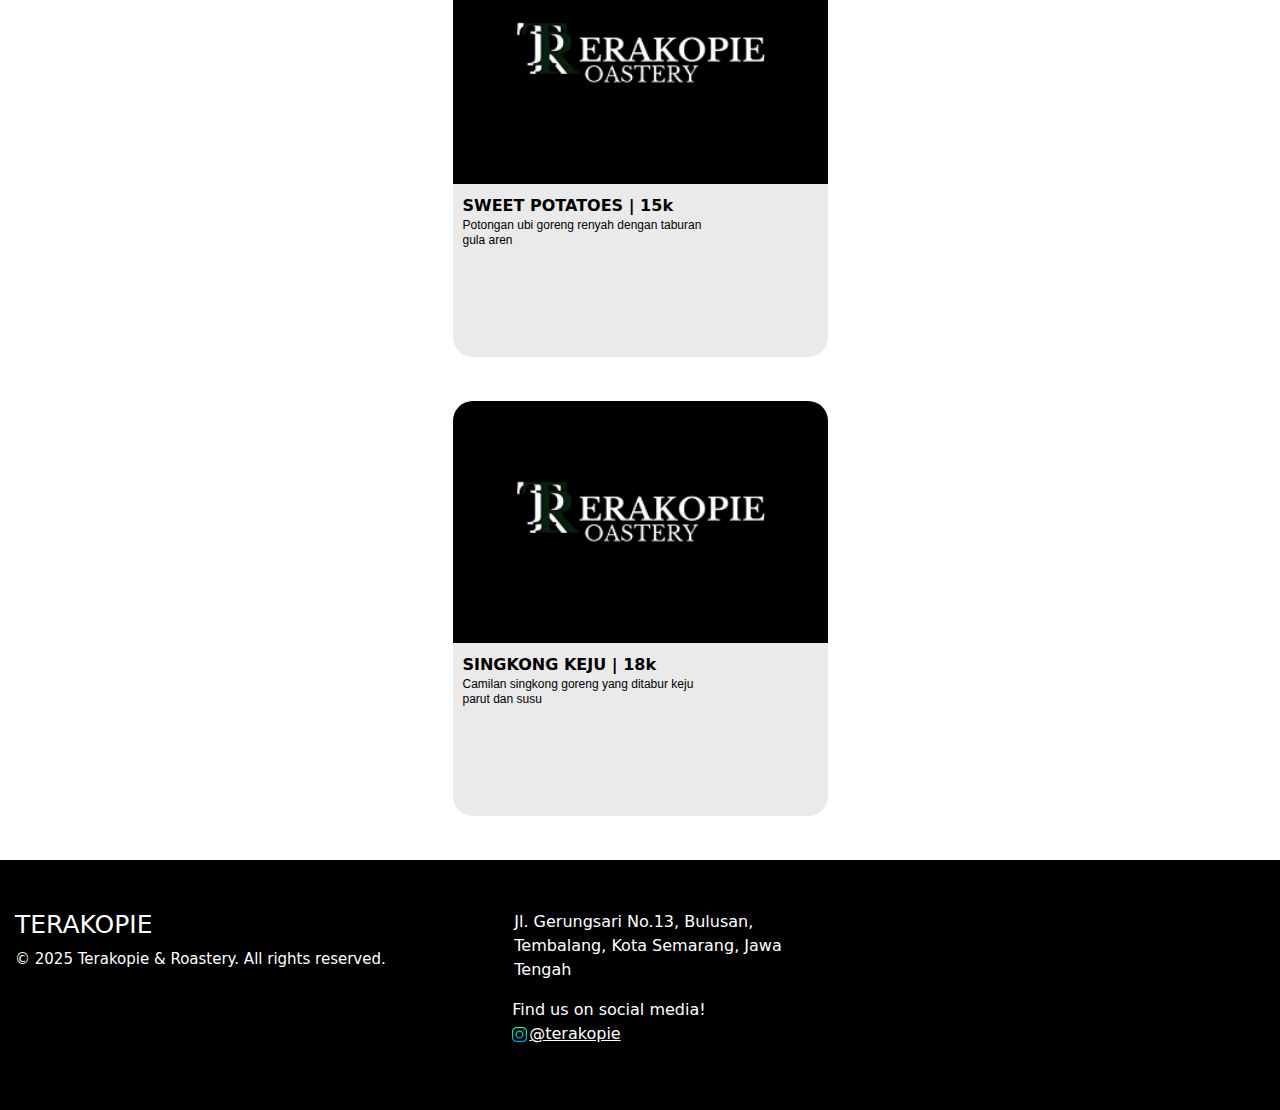
<file: temanngopie.html>
<!DOCTYPE html>
<html lang="en">

<head>
    <meta charset="UTF-8">
    <meta name="viewport" content="width=device-width, initial-scale=1.0">
    <title>TERAKOPIE | TEMAN NGOPIE</title>
    <link rel="stylesheet" href="./css/styles.css">
    <link href="https://cdn.jsdelivr.net/npm/bootstrap@5.3.3/dist/css/bootstrap.min.css" rel="stylesheet"
        integrity="sha384-QWTKZyjpPEjISv5WaRU9OFeRpok6YctnYmDr5pNlyT2bRjXh0JMhjY6hW+ALEwIH" crossorigin="anonymous">
    <link rel="stylesheet" href="https://cdnjs.cloudflare.com/ajax/libs/font-awesome/4.7.0/css/font-awesome.min.css">
    <link rel="preconnect" href="https://fonts.googleapis.com">
    <link rel="preconnect" href="https://fonts.gstatic.com" crossorigin>
    <link
        href="https://fonts.googleapis.com/css2?family=Asap:ital,wght@0,100..900;1,100..900&family=EB+Garamond:ital,wght@0,400..800;1,400..800&family=Faculty+Glyphic&family=IBM+Plex+Sans:ital,wght@0,100;0,200;0,300;0,400;0,500;0,600;0,700;1,100;1,200;1,300;1,400;1,500;1,600;1,700&family=Poppins:ital,wght@0,100;0,200;0,300;0,400;0,500;0,600;0,700;0,800;0,900;1,100;1,200;1,300;1,400;1,500;1,600;1,700;1,800;1,900&family=Roboto+Condensed:ital,wght@0,100..900;1,100..900&family=Roboto:ital,wght@0,100;0,300;0,400;0,500;0,700;0,900;1,100;1,300;1,400;1,500;1,700;1,900&display=swap"
        rel="stylesheet">
</head>

<body>

    <header>
        <div style="background-color: rgb(101, 122, 75); text-align:center;" class="header">
            <div class="logo-menu">
                <h1 style="font-size:15px; color: rgb(255, 255, 255);">TEMAN NGOPIE</h1>
            </div>
        </div>
    </header>
    <main>

        <div class="content-menu">

            <div class="card-content-menu">
            <div class="card-img-menu">
                <img width="310px" src="/src/logo-menu.png" alt="">
            </div>
            <div class="card-title-menu">
                <strong>FRENCH FRIES | 15k</strong>
                <p style="font-size: 12px; font-weight: 400; width: 250px;">Potongan kentang goreng renyah disajikan
                dengan saus sambal dan tomat</p>
            </div>
            </div>
            <br>
            <div class="card-content-menu">
            <div class="card-img-menu">
                <img width="310px" src="/src/logo-menu.png" alt="">
            </div>
            <div class="card-title-menu">
                <strong>MIX PLATTER | 25k</strong>
                <p style="font-size: 12px; font-weight: 400; width: 250px;">Sajian camilan lengkap berisi French
                Fries, Sosis, dan Chicken Nugget</p>
            </div>
            </div>
            <br>
            <div class="card-content-menu">
            <div class="card-img-menu">
                <img width="310px" src="/src/logo-menu.png" alt="">
            </div>
            <div class="card-title-menu">
                <strong>DIMSUM AYAM | 20k</strong>
                <p style="font-size: 12px; font-weight: 400; width: 260px;">Dumpling Shumal ayam khas Tiongkok
                disajikan dengan saus Bangkok</p>
            </div>
            </div>
            <br>

            <div class="card-content-menu">
            <div class="card-img-menu">
                <img width="310px" src="/src/logo-menu.png" alt="">
            </div>
            <div class="card-title-menu">
                <strong>SWEET POTATOES | 15k</strong>
                <p style="font-size: 12px; font-weight: 400; width: 250px;">Potongan ubi goreng renyah dengan
                taburan gula aren</p>
            </div>
            </div>
            <br>

            <div class="card-content-menu">
            <div class="card-img-menu">
                <img width="310px" src="/src/logo-menu.png" alt="">
            </div>
            <div class="card-title-menu">
                <strong>SINGKONG KEJU | 18k</strong>
                <p style="font-size: 12px; font-weight: 400; width: 250px;">Camilan singkong goreng yang ditabur keju parut dan susu</p>
            </div>
            </div>


    </main>

    <br>
    <footer>
        <div class="footer-logo">
            <h1>TERAKOPIE</h1>
            <p style="font-size: 15px;">&copy; 2025 Terakopie & Roastery. All rights reserved.</p>
        </div>
        <div class="footer-info">
            <p>Jl. Gerungsari No.13, Bulusan, Tembalang, Kota Semarang, Jawa Tengah</p>
            Find us on social media!
            <a href="https://www.instagram.com/terakopie/">
                <div class="social">
                    <div class="svg">
                        <svg width="15" height="15" viewBox="0 0 15 15" fill="none" xmlns="http://www.w3.org/2000/svg"
                            xmlns:xlink="http://www.w3.org/1999/xlink">
                            <rect width="15" height="15" fill="url(#pattern0_2_101)" />
                            <defs>
                                <pattern id="pattern0_2_101" patternContentUnits="objectBoundingBox" width="1"
                                    height="1">
                                    <use xlink:href="#image0_2_101" transform="scale(0.0078125)" />
                                </pattern>
                                <image id="image0_2_101" width="128" height="128"
                                    xlink:href="[data-uri]" />
                            </defs>
                        </svg>
                    </div>
                    <p>@terakopie</p>
                </div>
            </a>
        </div>
    </footer>
</body>

</html>
</file>
<file: css/styles.css>
* {
    box-sizing: border-box;
}

html,
body {
    position: absolute;
    top: 0;
    right: 0;
    left: 0;
    padding: 0;
    margin: 0;
    height: 100vh;
}

/*HEADER IN*/
.header {
    display: flex;
    flex-wrap: wrap;
    justify-content: center;
    align-items: center;
    background-color: black;
}

.logo {
    display: flex;
    justify-content: center;
    align-items: center;
}

.logo img {
    align-self: center;
    width: 200px;
    height: auto;
    position: relative;
    bottom: 75px;
}

.logo-menu {
    font-family: "Faculty Glyphic", serif;
    font-style: normal;
    font-weight: 700;
    font-size: 32px;
    line-height: 38px;
    margin-top: 30px;
    letter-spacing: 0.18em;
    width: 225px;
    justify-self: center;
    color: #FFFFFF;
}

.menu {
    text-align: center;
    font-family: 'Jura', sans-serif;
    font-style: normal;
    font-size: 25px;
    letter-spacing: 0.18em;
    margin-bottom: 10px;
}

/*
.gridline {
    border-left: rgb(0, 217, 255) 1px solid;
    height: 3310px;
    left: 160px;
    position: absolute;
    z-index: 1;
}
*/
/*HEADER OUT*/

/*BODY IN*/
main {
    margin-top: 10px;
    width: 100%;
}

.home {
    padding: 30px;
    position: relative;
    left: 30px;
    width: 0;
}

.content {
    display: flex;
    flex-wrap: wrap;
    justify-content: center;
    align-items: center;
    gap: 5px;
}

.content-menu {
    display: flex;
    flex-wrap: wrap;
    justify-content: center;
    align-items: center;
}

.card {
    display: flex;
    justify-content: center;
    align-items: center;
}


.card-img {
    width: 150px;
}

.card-title {
    background-color: rgb(198, 198, 198);
    width: 318px;
    height: 300px;
    padding-top: 150px;
    padding-left: 30px;
    font-size: 30px;
    font-weight: 700;
    line-height: 25px;
}

.card-title p {
    color: black;
    letter-spacing: 0.10em;
}



/*BODY OUT*/

/*MENU IN*/

.content-menu {
    margin-top: 45px;
}

.card-content-menu {
    background-color: rgb(234, 234, 234);
    width: 275px;
    height: 300px;
    color: black;
    border-radius: 20px;
    margin-bottom: 20px;
}

.card-content-menu p {
    font-family: 'Inter', sans-serif;
    font-weight: 300;
    line-height: 15px;
}

.card-img-menu img {
    border-radius: 20px 20px 0px 0px;
}

.card-title-menu {
    padding: 10px;
    justify-content: space-between;
}

.click {
    text-align: center;
    padding: 10px;
    display: flex;
}

.click svg {
    position: absolute;
    margin: -30px;
    right: -1px;
    bottom: 130px;
}

/*MENU OUT*/

/*FOOTER IN*/
footer {
    background-color: black;
    height: 250px;
    color: white;
    padding-top: 50px;
    padding-left: 15px;
    display: flex;
    gap: 10%;
}

.footer-logo h1 {
    font-size: 25px;
}

.social {
    display: flex;
}

.footer-info a {
    color: white;
}

.footer-info p {
    margin-left: 2px;
    font-weight: 100;
}

/*FOOTER OUT*/

/*MEDIA IN*/
@media (max-width: 350px) {

    * {
        margin: 0;
    }

    body,
    html {
        width: initial;
    }

    .header {
        width: 100%;
        height: 120px;
    }

    .card-img-menu img {
        width: 275px;
    }

    .card {
        margin-bottom: 10px;
    }

    .card-title {
        width: 280px;
        height: 280px;
    }

    .card-title p {
        font-size: 25px;
    }

    footer {
        width: 100%;
    }

    .click svg {
        bottom: 100px;
    }
}

@media screen and (min-device-width: 351px) and (max-device-width: 420px) {

    * {
        margin: 0;
    }

    body,
    html {
        width: initial;
    }

    .logo-menu {
        width: 230px;
    }

    .logo h1,
    .tera h1 {
        font-size: 25px
    }


    .header {
        width: 100%;
        height: 120px;
    }

    .card-title {
        width: 330px;
        height: 330px;
    }

    .card-title p {
        font-size: 25px;
        margin-top: 25px;
    }

    .card {
        margin-bottom: 10px;
    }

    .card-content-menu {
        width: 325px;
        height: 365px;
    }

    img {
        width: 325px;
    }

    footer {
        width: 100%;
    }
}

@media screen and (min-device-width: 421px) and (max-device-width: 515px) {

    * {
        margin: 0;
    }

    body,
    html {
        width: initial;
    }

    .logo-menu {
        width: 240px;
    }

    .logo h1,
    .tera h1 {
        font-size: 25px
    }

    .header {
        width: 100%;
        height: 120px;
    }

    .card-title {
        width: 370px;
        height: 370px;
    }

    .card {
        margin-bottom: 10px;
    }

    .card-title p {
        font-size: 25px;
        margin-top: 40px;
    }

    .card-content-menu {
        width: 375px;
        height: 415px;
    }

    img {
        width: 375px;
    }

    footer {
        width: 100%;
    }

    .click svg {
        position: absolute;
        margin: -25px;
        right: 0px;
        bottom: 120px;
    }
}

@media screen and (min-device-width: 760px) and (max-device-width: 1050px) {
    * {
        margin: 0;
    }

    body,
    html {
        width: initial;
    }

    .content {
        display: grid;
    }

    .logo-menu {
        width: 240px;
    }

    .logo h1,
    .tera h1 {
        font-size: 25px
    }

    .header {
        width: 100%;
        height: 120px;
    }

    .card-title {
        width: 370px;
        height: 370px;
    }

    .card {
        margin-bottom: 10px;
    }

    .card-title p {
        font-size: 25px;
        margin-top: 40px;
    }

    .content-menu {
        display: grid;
    }

    .card-content-menu {
        width: 375px;
        height: 415px;
    }

    img {
        width: 375px;
    }

    footer {
        width: 100%;
    }

    .footer-info p {
        width: 300px;
    }

}

@media screen and (min-device-width: 1060px) and (max-device-width: 1980px) {
    * {
        margin: 0;
    }

    body,
    html {
        width: initial;
    }

    .content {
        display: grid;
    }

    .logo-menu {
        width: 240px;
    }

    .logo h1,
    .tera h1 {
        font-size: 25px
    }

    .header {
        width: 100%;
        height: 120px;
    }

    .card-title {
        width: 370px;
        height: 370px;
    }

    .card {
        margin-bottom: 10px;
    }

    .card-title p {
        font-size: 25px;
        margin-top: 40px;
    }

    .content-menu {
        display: grid;
    }

    .card-content-menu {
        width: 375px;
        height: 415px;
    }

    img {
        width: 375px;
    }

    footer {
        width: 100%;
    }

    .footer-info p {
        width: 300px;
    }
}

/*MEDIA OUT*/
</file>
